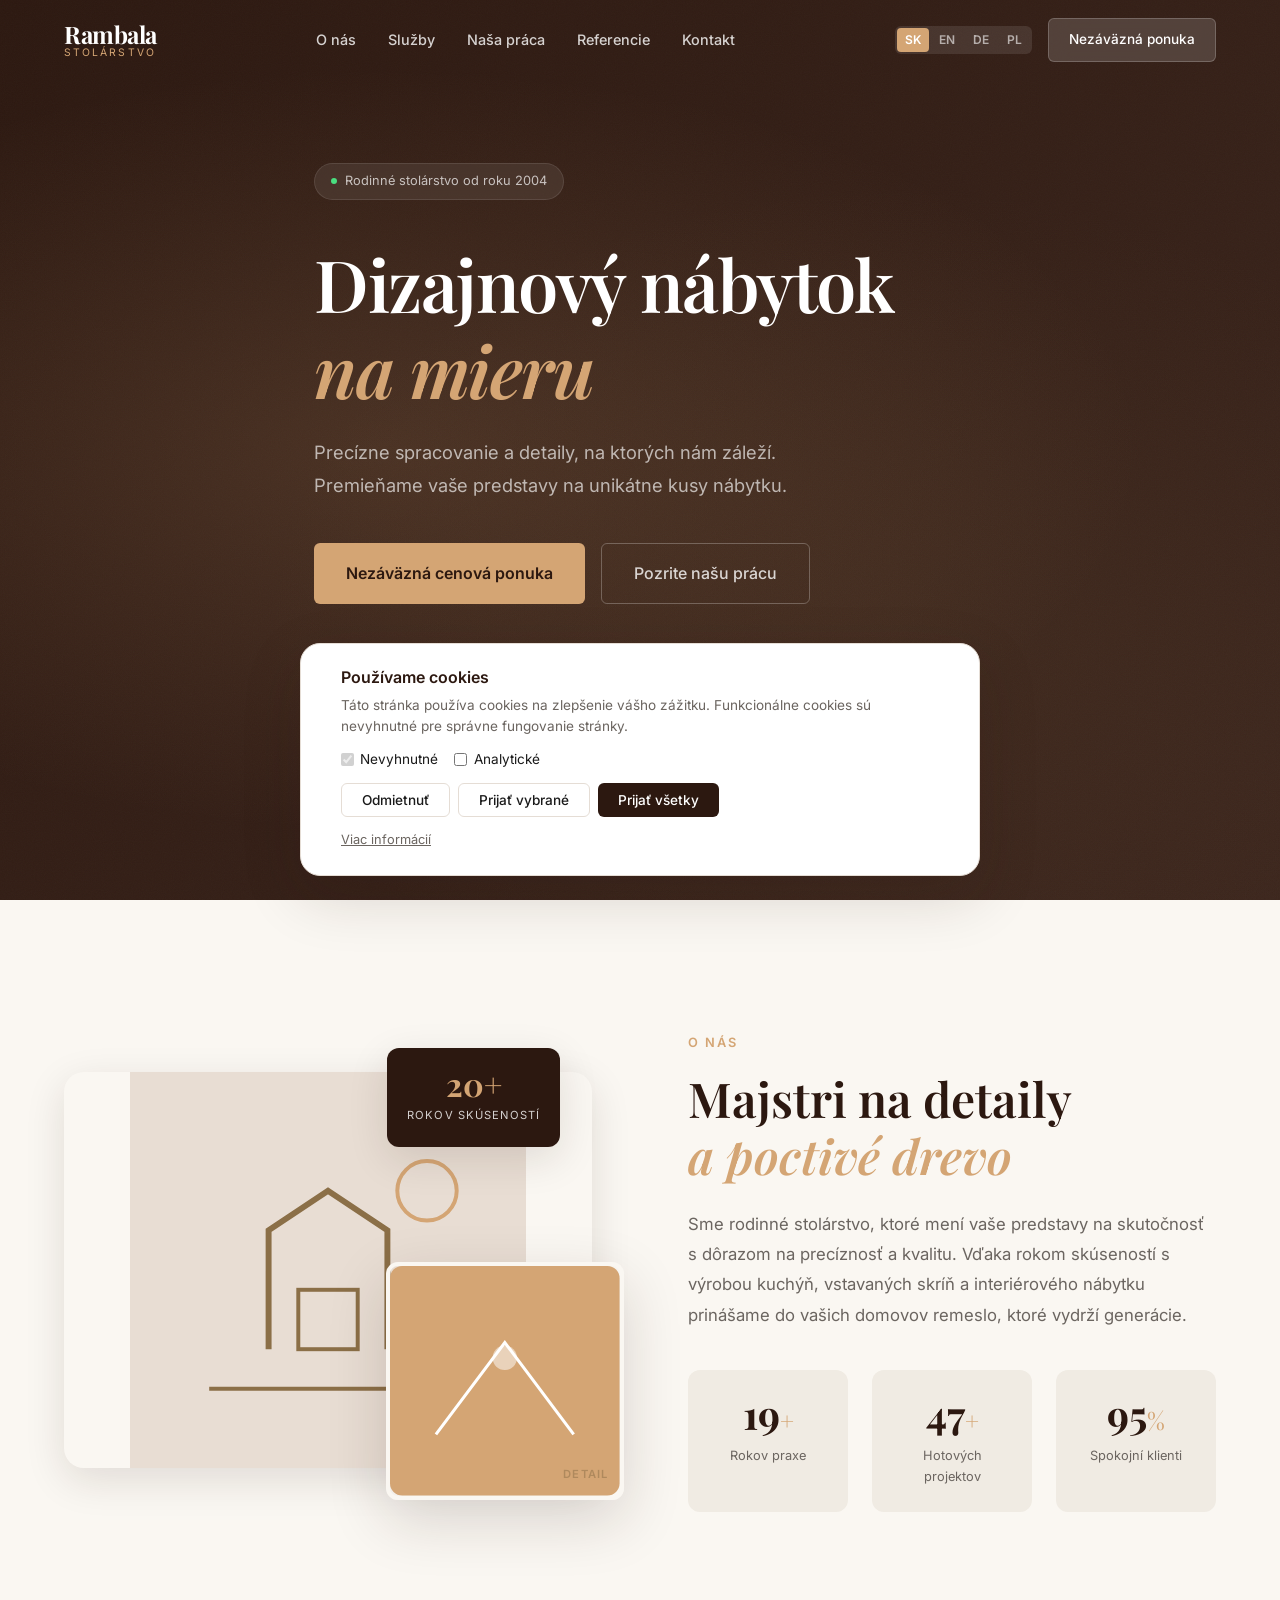
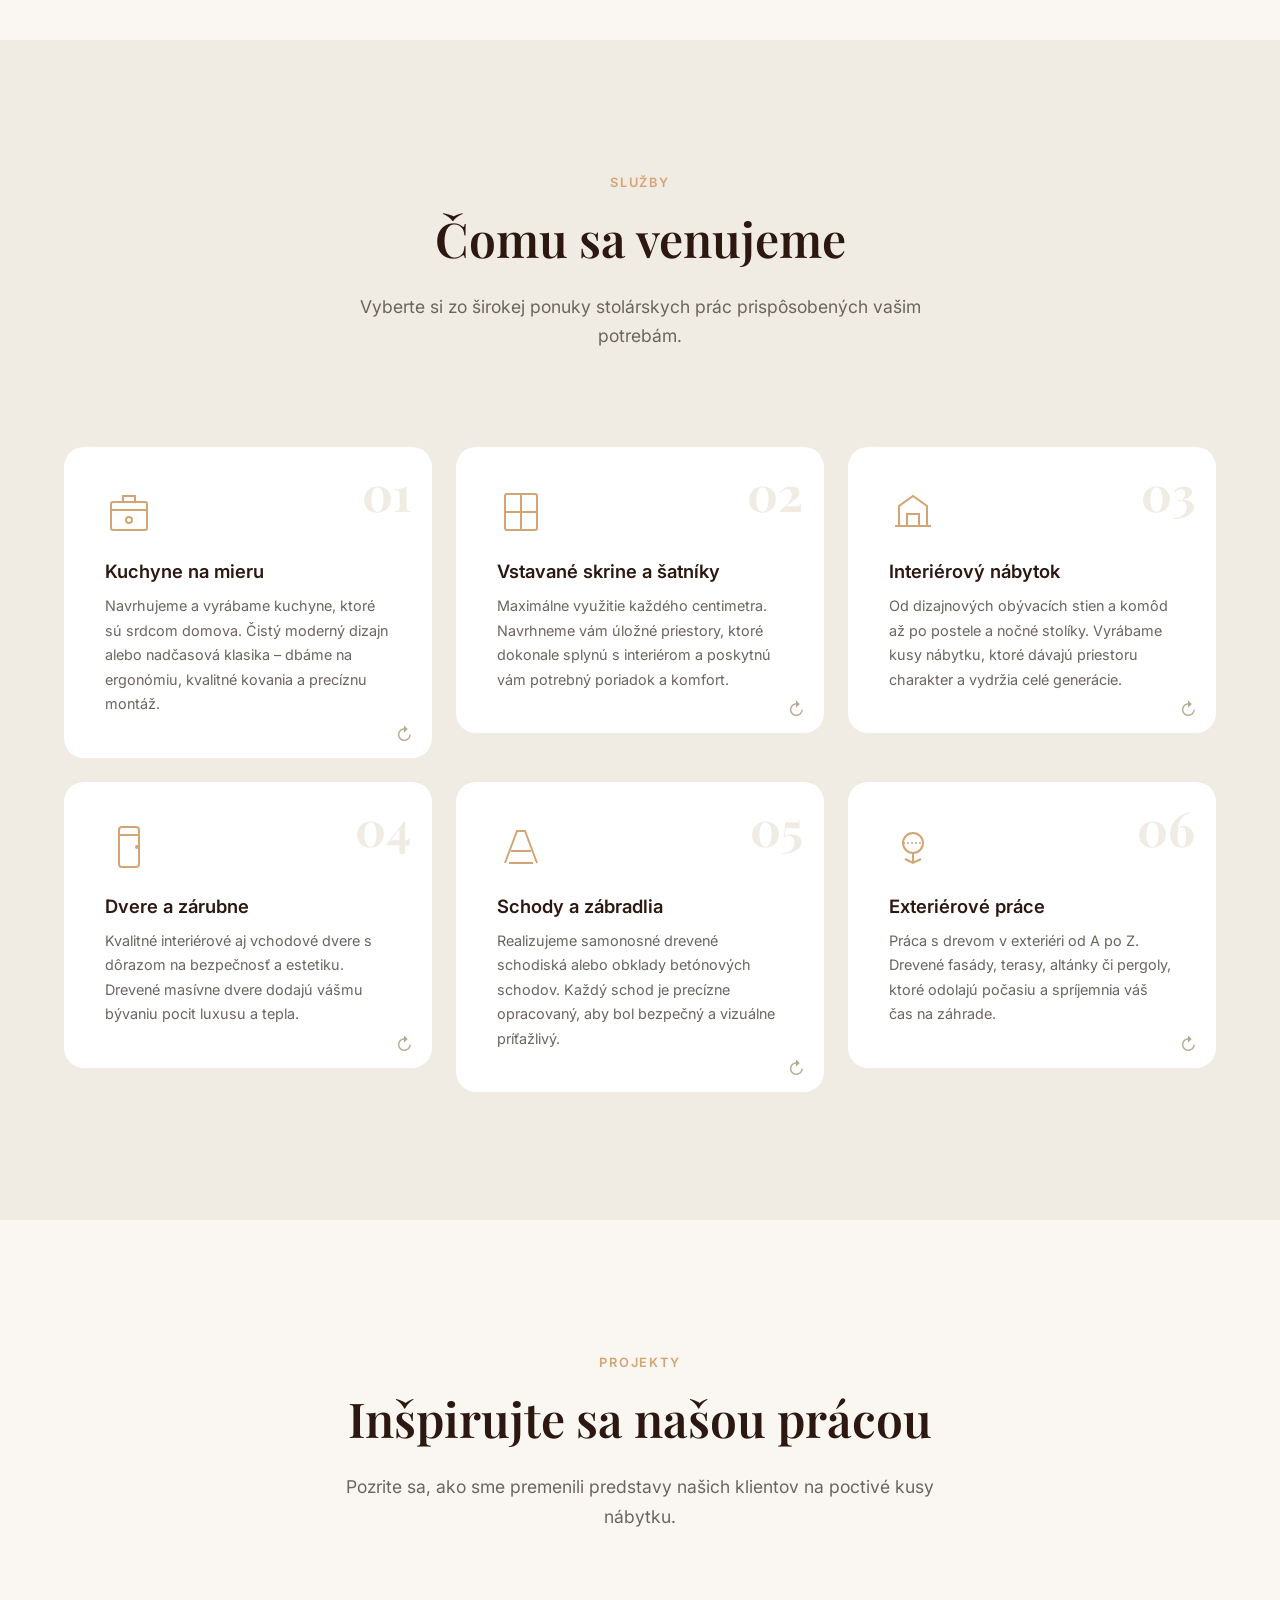
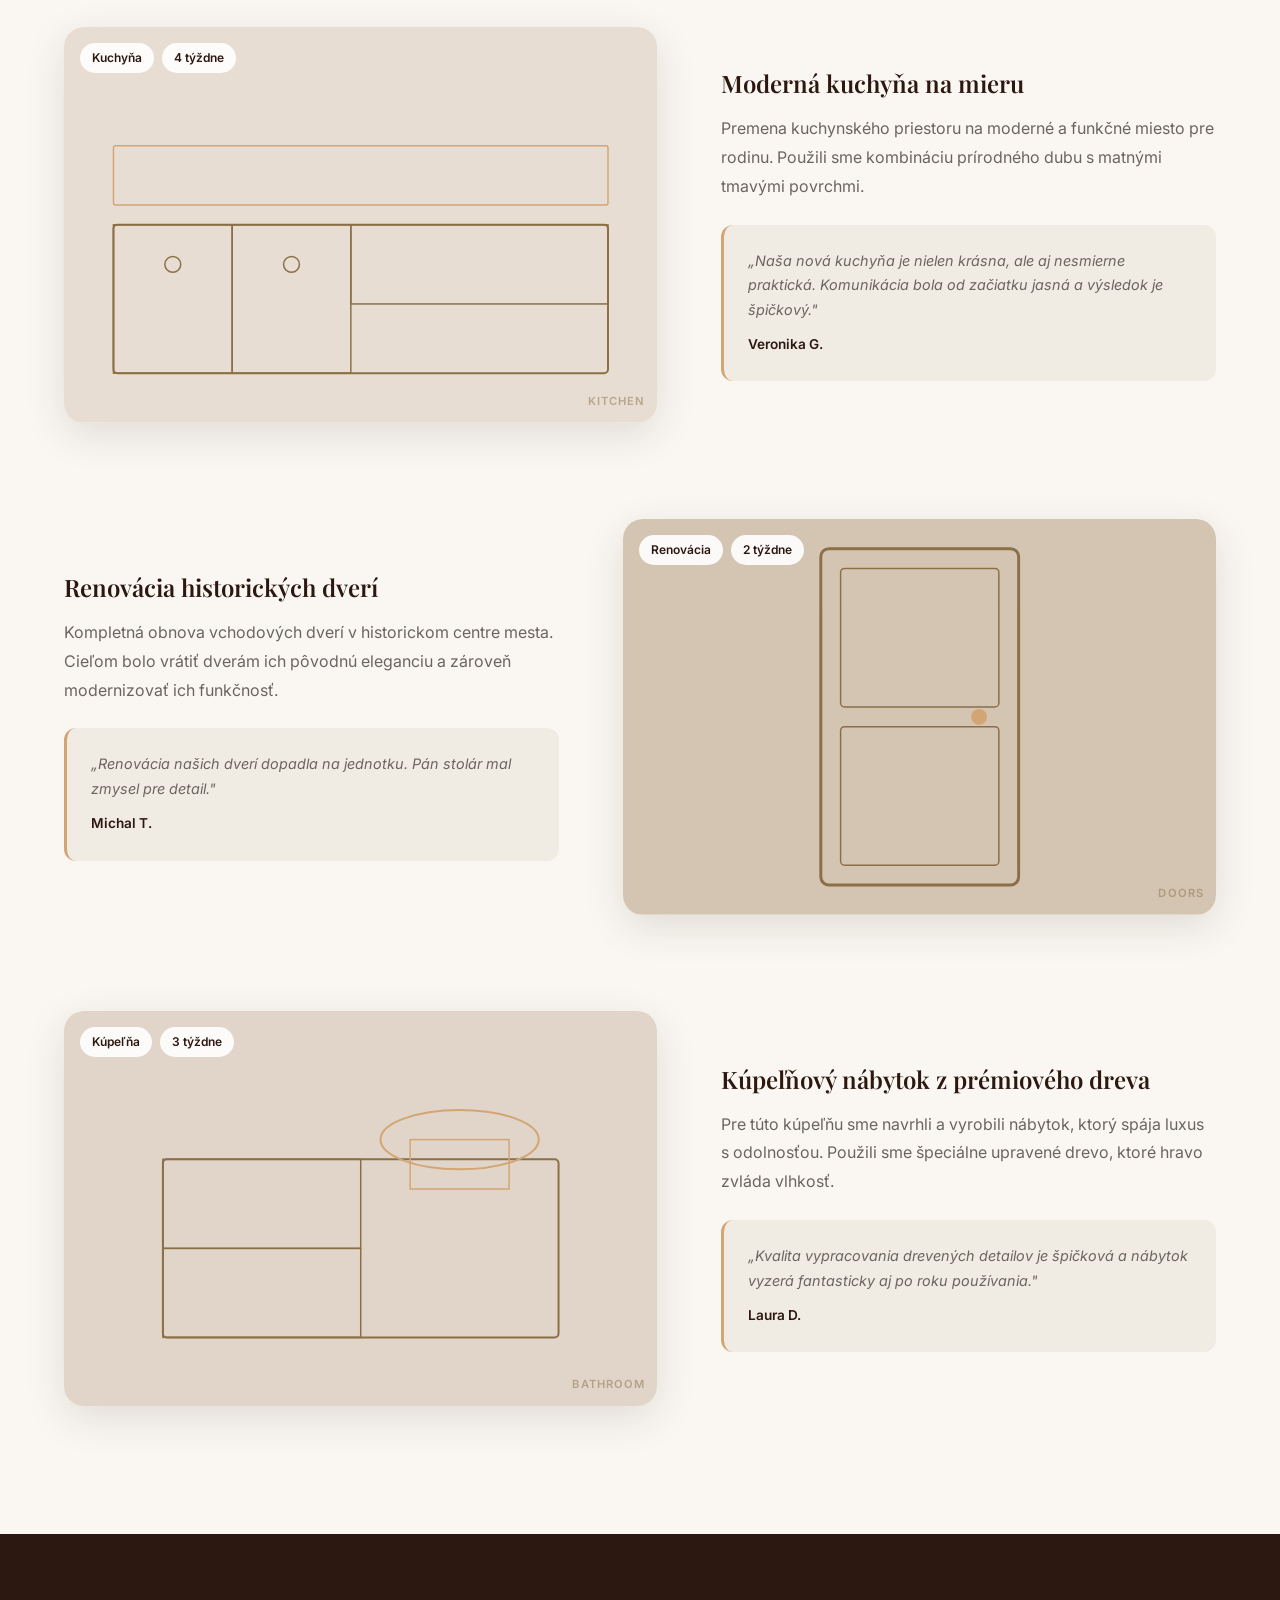
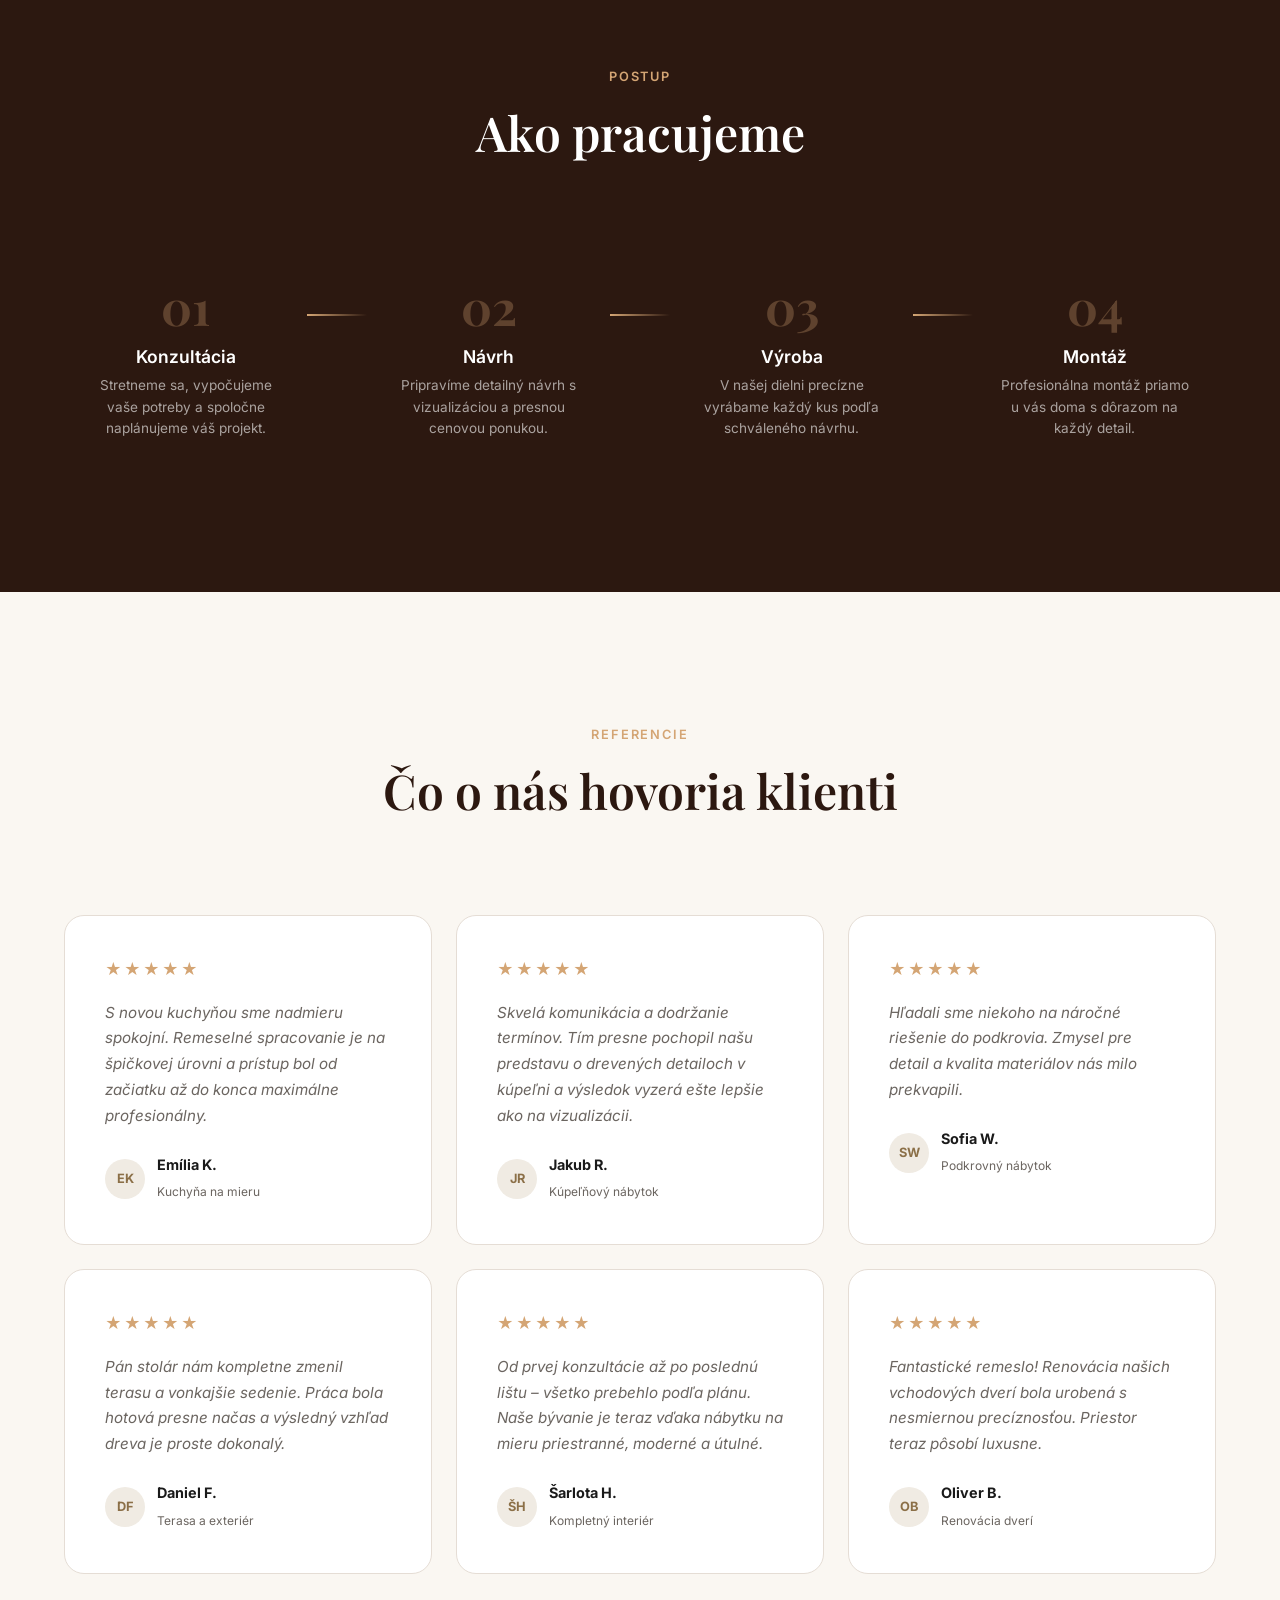
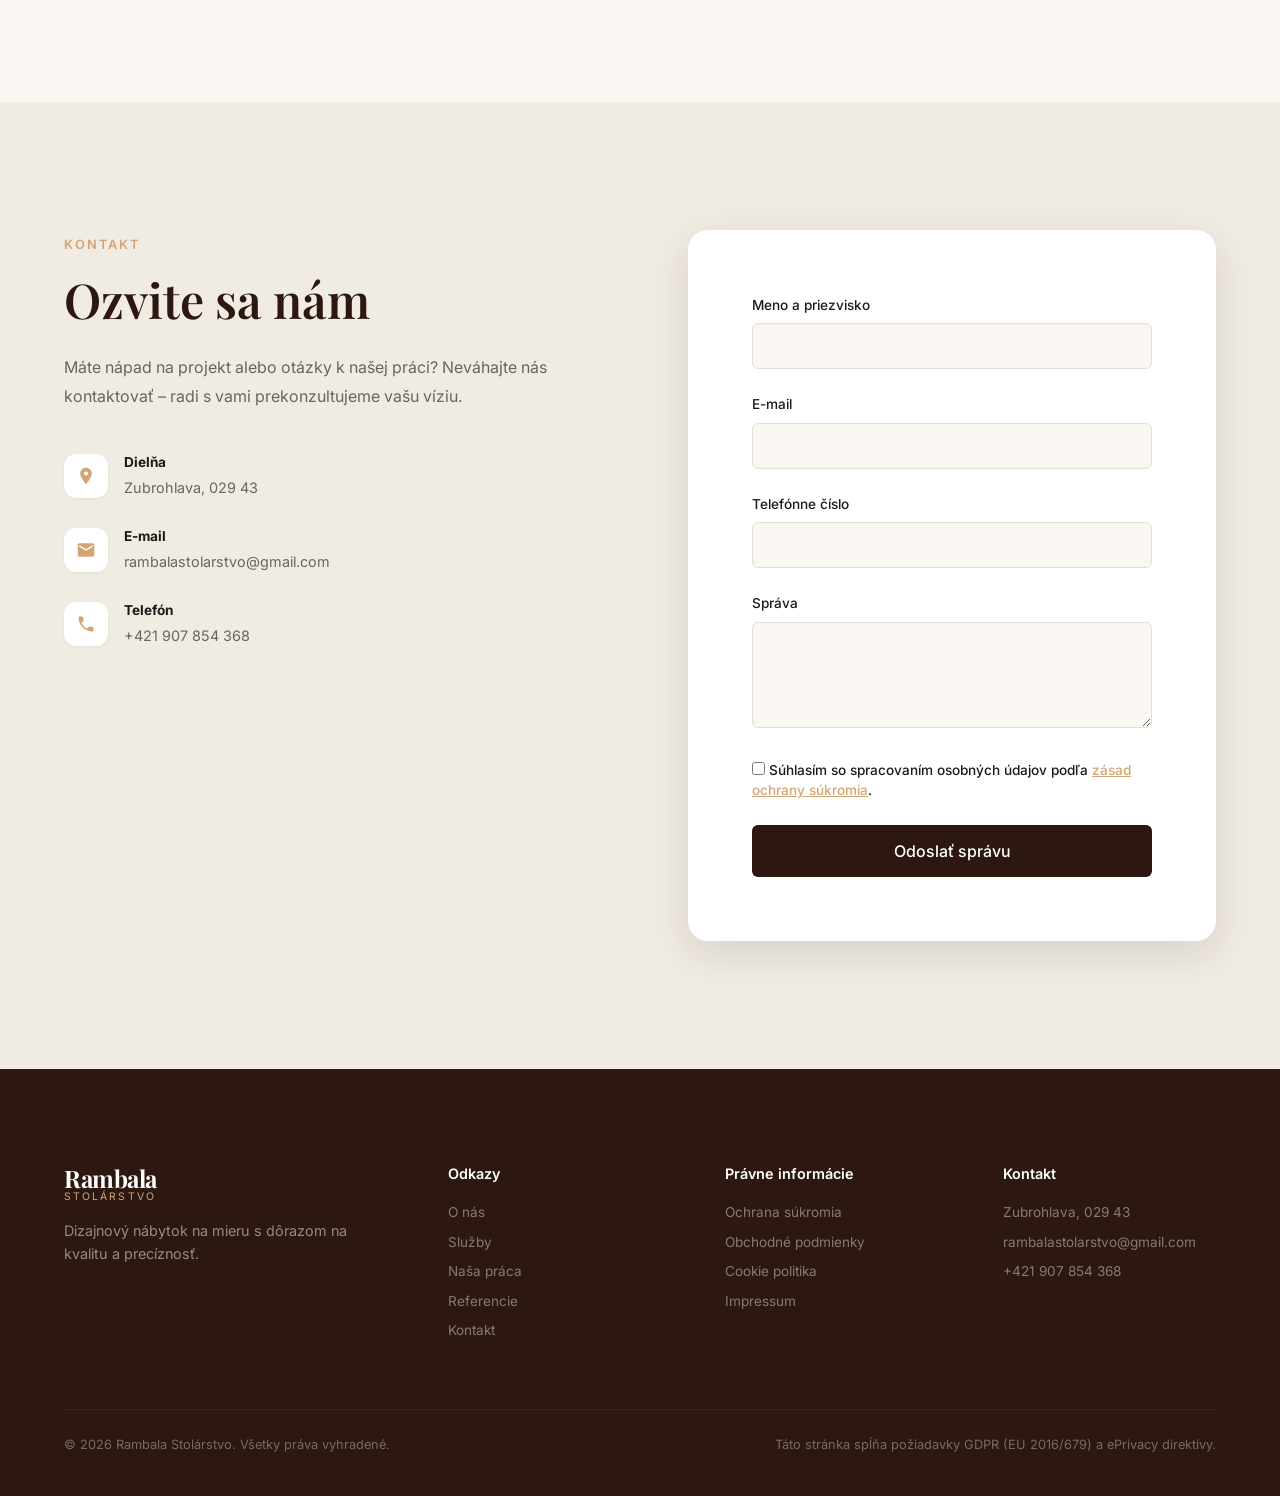
<file: index.html>
<!DOCTYPE html>
<html lang="sk">
<head>
    <meta charset="UTF-8">
    <meta name="viewport" content="width=device-width, initial-scale=1.0">
    <title>Rambala Stol&aacute;rstvo | Dizajnov&yacute; n&aacute;bytok na mieru</title>
    <meta name="description" content="Rambala Stol&aacute;rstvo sa &scaron;pecializuje na z&aacute;kazkov&uacute; v&yacute;robu n&aacute;bytku, kuch&yacute;&ncaron; na mieru, vstavan&yacute;ch skr&iacute;&ncaron; a interi&eacute;rov&yacute;ch doplnkov.">
    <meta name="keywords" content="stol&aacute;rstvo, n&aacute;bytok na mieru, kuchyne na mieru, vstavan&eacute; skrine, Zubrohlava">
    <meta name="author" content="Rambala Stol&aacute;rstvo">
    <meta name="robots" content="index, follow">

    <!-- Open Graph -->
    <meta property="og:title" content="Rambala Stol&aacute;rstvo">
    <meta property="og:description" content="Dizajnov&yacute; n&aacute;bytok na mieru, prec&iacute;zne spracovanie a detaily, na ktor&yacute;ch n&aacute;m z&aacute;le&zcaron;&iacute;.">
    <meta property="og:type" content="website">
    <meta property="og:locale" content="sk_SK">
    <meta property="og:locale:alternate" content="en_US">
    <meta property="og:locale:alternate" content="de_DE">
    <meta property="og:locale:alternate" content="pl_PL">

    <!-- Fonts -->
    <link rel="preconnect" href="https://fonts.googleapis.com">
    <link rel="preconnect" href="https://fonts.gstatic.com" crossorigin>
    <link href="https://fonts.googleapis.com/css2?family=Playfair+Display:ital,wght@0,400;0,600;0,700;1,400&family=Inter:wght@300;400;500;600;700&display=swap" rel="stylesheet">

    <!-- Stylesheet -->
    <link rel="stylesheet" href="css/style.css">

    <!-- Structured Data -->
    <script type="application/ld+json">
    {
        "@context": "https://schema.org",
        "@type": "LocalBusiness",
        "name": "Rambala Stol&aacute;rstvo",
        "description": "Z&aacute;kazkov&aacute; v&yacute;roba n&aacute;bytku, kuch&yacute;&ncaron; na mieru, vstavan&yacute;ch skr&iacute;&ncaron; a interi&eacute;rov&yacute;ch doplnkov",
        "address": {
            "@type": "PostalAddress",
            "addressLocality": "Zubrohlava",
            "postalCode": "029 43",
            "addressCountry": "SK"
        },
        "telephone": "+421907854368",
        "email": "rambalastolarstvo@gmail.com",
        "priceRange": "$$"
    }
    </script>
</head>
<body>

    <!-- Preloader -->
    <div id="preloader" class="preloader">
        <div class="preloader-inner">
            <div class="preloader-logo">R</div>
            <div class="preloader-bar"><div class="preloader-bar-fill"></div></div>
        </div>
    </div>

    <!-- Cookie Consent -->
    <div id="cookie-banner" class="cookie-banner" role="dialog" aria-label="Cookie consent" hidden>
        <div class="cookie-inner">
            <div class="cookie-text">
                <h3 data-i18n="cookie.title">Pou&zcaron;&iacute;vame cookies</h3>
                <p data-i18n="cookie.text">T&aacute;to str&aacute;nka pou&zcaron;&iacute;va cookies na zlep&scaron;enie v&aacute;&scaron;ho z&aacute;&zcaron;itku. Funkcion&aacute;lne cookies s&uacute; nevyhnutn&eacute; pre spr&aacute;vne fungovanie str&aacute;nky.</p>
            </div>
            <div class="cookie-options">
                <label class="cookie-option">
                    <input type="checkbox" checked disabled> <span data-i18n="cookie.necessary">Nevyhnutn&eacute;</span>
                </label>
                <label class="cookie-option">
                    <input type="checkbox" id="cookie-analytics"> <span data-i18n="cookie.analytics">Analytick&eacute;</span>
                </label>
            </div>
            <div class="cookie-actions">
                <button id="cookie-reject" class="btn btn-outline-sm" data-i18n="cookie.reject">Odmietnu&tcaron;</button>
                <button id="cookie-accept-selected" class="btn btn-outline-sm" data-i18n="cookie.acceptSelected">Prijat&iaacute; vybran&eacute;</button>
                <button id="cookie-accept-all" class="btn btn-primary-sm" data-i18n="cookie.acceptAll">Prijat&iaacute; v&scaron;etky</button>
            </div>
            <a href="legal/privacy.html" class="cookie-link" data-i18n="cookie.moreInfo">Viac inform&aacute;ci&iacute;</a>
        </div>
    </div>

    <!-- Navigation -->
    <header id="navbar" class="navbar">
        <div class="container navbar-inner">
            <a href="#hero" class="navbar-logo logo-anim" aria-label="Rambala - domov">
                <span class="logo-text">Rambala</span>
                <span class="logo-sub">stol&aacute;rstvo</span>
            </a>
            <nav class="navbar-nav" id="main-nav" aria-label="Hlavn&aacute; navig&aacute;cia">
                <a href="#about" class="nav-link" data-i18n="nav.about">O n&aacute;s</a>
                <a href="#services" class="nav-link" data-i18n="nav.services">Slu&zcaron;by</a>
                <a href="#projects" class="nav-link" data-i18n="nav.projects">Na&scaron;a pr&aacute;ca</a>
                <a href="#testimonials" class="nav-link" data-i18n="nav.testimonials">Referencie</a>
                <a href="#contact" class="nav-link" data-i18n="nav.contact">Kontakt</a>
            </nav>
            <div class="navbar-actions">
                <!-- Language Switcher -->
                <div class="lang-switcher" role="listbox" aria-label="Language">
                    <button class="lang-btn active" data-lang="sk" aria-label="Sloven&ccaron;ina">SK</button>
                    <button class="lang-btn" data-lang="en" aria-label="English">EN</button>
                    <button class="lang-btn" data-lang="de" aria-label="Deutsch">DE</button>
                    <button class="lang-btn" data-lang="pl" aria-label="Polski">PL</button>
                </div>
                <a href="#contact" class="btn btn-primary navbar-cta" data-i18n="nav.cta">Nez&aacute;v&auml;zn&aacute; ponuka</a>
                <!-- Mobile Menu Toggle -->
                <button class="menu-toggle" id="menu-toggle" aria-label="Otvori&tcaron; menu" aria-expanded="false">
                    <span></span><span></span><span></span>
                </button>
            </div>
        </div>
    </header>

    <!-- Mobile Nav Overlay -->
    <div class="mobile-nav-overlay" id="mobile-nav-overlay">
        <nav class="mobile-nav">
            <a href="#about" class="mobile-nav-link" data-i18n="nav.about">O n&aacute;s</a>
            <a href="#services" class="mobile-nav-link" data-i18n="nav.services">Slu&zcaron;by</a>
            <a href="#projects" class="mobile-nav-link" data-i18n="nav.projects">Na&scaron;a pr&aacute;ca</a>
            <a href="#testimonials" class="mobile-nav-link" data-i18n="nav.testimonials">Referencie</a>
            <a href="#contact" class="mobile-nav-link" data-i18n="nav.contact">Kontakt</a>
            <div class="mobile-lang-switcher">
                <button class="lang-btn active" data-lang="sk">SK</button>
                <button class="lang-btn" data-lang="en">EN</button>
                <button class="lang-btn" data-lang="de">DE</button>
                <button class="lang-btn" data-lang="pl">PL</button>
            </div>
        </nav>
    </div>

    <!-- Hero Section -->
    <section id="hero" class="hero">
        <div class="hero-bg">
            <div class="hero-overlay"></div>
            <div class="hero-grain"></div>
        </div>
        <div class="container hero-content">
            <div class="hero-badge anim-fade-up" data-delay="0">
                <span class="badge-dot"></span>
                <span data-i18n="hero.badge">Rodinn&eacute; stol&aacute;rstvo od roku 2004</span>
            </div>
            <h1 class="hero-title anim-fade-up" data-delay="100">
                <span data-i18n="hero.title1">Dizajnov&yacute; n&aacute;bytok</span><br>
                <span class="hero-title-accent" data-i18n="hero.title2">na mieru</span>
            </h1>
            <p class="hero-subtitle anim-fade-up" data-delay="200" data-i18n="hero.subtitle">Prec&iacute;zne spracovanie a detaily, na ktor&yacute;ch n&aacute;m z&aacute;le&zcaron;&iacute;. Premie&ncaron;ame va&scaron;e predstavy na unik&aacute;tne kusy n&aacute;bytku.</p>
            <div class="hero-actions anim-fade-up" data-delay="300">
                <a href="#contact" class="btn btn-primary btn-lg" data-i18n="hero.cta">Nez&aacute;v&auml;zn&aacute; cenov&aacute; ponuka</a>
                <a href="#projects" class="btn btn-ghost btn-lg" data-i18n="hero.cta2">Pozrite na&scaron;u pr&aacute;cu</a>
            </div>
            <div class="hero-quote anim-fade-up" data-delay="400">
                <svg width="24" height="24" viewBox="0 0 24 24" fill="none"><path d="M10 8H6C4.9 8 4 8.9 4 10v4c0 1.1.9 2 2 2h4v-2H6v-2h4V8zm10 0h-4c-1.1 0-2 .9-2 2v4c0 1.1.9 2 2 2h4v-2h-4v-2h4V8z" fill="currentColor" opacity="0.5"/></svg>
                <p data-i18n="hero.quote">H&lcaron;adali sme niekoho, kto si potrp&iacute; na detaily. Kvalita spracovania dreva a presnos&tcaron; mont&aacute;&zcaron;e s&uacute; na &scaron;pi&ccaron;kovej &uacute;rovni.</p>
            </div>
        </div>
        <div class="hero-scroll">
            <div class="scroll-indicator">
                <div class="scroll-dot"></div>
            </div>
        </div>
    </section>

    <!-- About Section -->
    <section id="about" class="section section-about">
        <div class="container">
            <div class="about-grid">
                <div class="about-images anim-fade-up">
                    <div class="about-img-main">
                        <div class="img-placeholder" data-label="Workshop">
                            <svg viewBox="0 0 200 200" fill="none" xmlns="http://www.w3.org/2000/svg">
                                <rect width="200" height="200" fill="#E8DDD3"/>
                                <path d="M70 140V80l30-20 30 20v60" stroke="#8B6F47" stroke-width="3" fill="none"/>
                                <rect x="85" y="110" width="30" height="30" stroke="#8B6F47" stroke-width="2" fill="none"/>
                                <path d="M40 160h120" stroke="#8B6F47" stroke-width="2"/>
                                <circle cx="150" cy="60" r="15" stroke="#D4A574" stroke-width="2" fill="none"/>
                            </svg>
                        </div>
                    </div>
                    <div class="about-img-accent">
                        <div class="img-placeholder small" data-label="Detail">
                            <svg viewBox="0 0 150 150" fill="none" xmlns="http://www.w3.org/2000/svg">
                                <rect width="150" height="150" fill="#D4A574" rx="8"/>
                                <path d="M30 110 L75 50 L120 110" stroke="#fff" stroke-width="2" fill="none"/>
                                <circle cx="75" cy="60" r="8" fill="#fff" opacity="0.5"/>
                            </svg>
                        </div>
                    </div>
                    <div class="about-experience-badge">
                        <span class="exp-number">20+</span>
                        <span class="exp-label" data-i18n="about.expLabel">rokov sk&uacute;senost&iacute;</span>
                    </div>
                </div>
                <div class="about-content">
                    <span class="section-label anim-fade-up" data-i18n="about.label">O n&aacute;s</span>
                    <h2 class="section-title anim-fade-up" data-delay="100">
                        <span data-i18n="about.title1">Majstri na detaily</span><br>
                        <span class="text-accent" data-i18n="about.title2">a poctiv&eacute; drevo</span>
                    </h2>
                    <p class="about-text anim-fade-up" data-delay="200" data-i18n="about.text">Sme rodinn&eacute; stol&aacute;rstvo, ktor&eacute; men&iacute; va&scaron;e predstavy na skuto&ccaron;nos&tcaron; s d&ocirc;razom na prec&iacute;znos&tcaron; a kvalitu. V&dstrok;aka rokom sk&uacute;senost&iacute; s v&yacute;robou kuch&yacute;&ncaron;, vstavan&yacute;ch skr&iacute;&ncaron; a interi&eacute;rov&eacute;ho n&aacute;bytku prin&aacute;&scaron;ame do va&scaron;ich domovov remeslo, ktor&eacute; vydr&zcaron;&iacute; gener&aacute;cie.</p>
                    <div class="stats-grid anim-fade-up" data-delay="300">
                        <div class="stat-item">
                            <span class="stat-number" data-count="20">0</span><span class="stat-plus">+</span>
                            <span class="stat-label" data-i18n="about.stat1">Rokov praxe</span>
                        </div>
                        <div class="stat-item">
                            <span class="stat-number" data-count="50">0</span><span class="stat-plus">+</span>
                            <span class="stat-label" data-i18n="about.stat2">Hotov&yacute;ch projektov</span>
                        </div>
                        <div class="stat-item">
                            <span class="stat-number" data-count="100">0</span><span class="stat-suffix">%</span>
                            <span class="stat-label" data-i18n="about.stat3">Spokojn&iacute; klienti</span>
                        </div>
                    </div>
                </div>
            </div>
        </div>
    </section>

    <!-- Services Section -->
    <section id="services" class="section section-services">
        <div class="container">
            <div class="section-header anim-fade-up">
                <span class="section-label" data-i18n="services.label">Slu&zcaron;by</span>
                <h2 class="section-title" data-i18n="services.title">&Ccaron;omu sa venujeme</h2>
                <p class="section-subtitle" data-i18n="services.subtitle">Vyberte si zo &scaron;irokej ponuky stol&aacute;rskych pr&aacute;c prisp&ocirc;soben&yacute;ch va&scaron;im potreb&aacute;m.</p>
            </div>
            <div class="services-grid">
                <!-- Card 1 -->
                <div class="service-flip anim-fade-up" data-delay="0">
                    <div class="service-flip-inner">
                        <div class="service-card service-front">
                            <div class="service-icon">
                                <svg viewBox="0 0 48 48" fill="none"><rect x="6" y="14" width="36" height="28" rx="2" stroke="currentColor" stroke-width="2"/><path d="M6 22h36M18 14V8h12v6" stroke="currentColor" stroke-width="2"/><circle cx="24" cy="32" r="3" stroke="currentColor" stroke-width="2"/></svg>
                            </div>
                            <h3 data-i18n="services.s1.title">Kuchyne na mieru</h3>
                            <p data-i18n="services.s1.text">Navrhujeme a vyr&aacute;bame kuchyne, ktor&eacute; s&uacute; srdcom domova. &Ccaron;ist&yacute; modern&yacute; dizajn alebo nad&ccaron;asov&aacute; klasika &ndash; db&aacute;me na ergon&oacute;miu, kvalitn&eacute; kovania a prec&iacute;znu mont&aacute;&zcaron;.</p>
                            <span class="service-number">01</span>
                            <span class="flip-hint">&#8635;</span>
                        </div>
                        <div class="service-card service-back">
                            <svg class="service-back-img" viewBox="0 0 400 300" fill="none"><rect width="400" height="300" fill="#E8DDD3"/><rect x="30" y="160" width="340" height="110" rx="3" fill="#D4A574" opacity=".3"/><rect x="30" y="160" width="90" height="110" fill="#C8956A" opacity=".25"/><rect x="130" y="160" width="90" height="110" fill="#C8956A" opacity=".25"/><rect x="230" y="160" width="140" height="60" fill="#C8956A" opacity=".25"/><rect x="30" y="100" width="340" height="45" rx="2" fill="#8B6F47" opacity=".2"/><rect x="30" y="95" width="340" height="8" rx="2" fill="#8B6F47" opacity=".35"/><circle cx="75" cy="195" r="6" fill="#8B6F47" opacity=".5"/><circle cx="175" cy="195" r="6" fill="#8B6F47" opacity=".5"/><rect x="260" y="195" width="80" height="3" rx="1" fill="#8B6F47" opacity=".3"/><rect x="260" y="205" width="60" height="3" rx="1" fill="#8B6F47" opacity=".3"/><rect x="150" y="30" width="100" height="55" rx="2" fill="#8B6F47" opacity=".15"/><path d="M160 55h80M160 65h60" stroke="#8B6F47" stroke-width="2" opacity=".4"/></svg>
                            <div class="service-back-label">
                                <span class="service-number" style="position:static;font-size:1rem;opacity:.5;">01</span>
                                <h3 data-i18n="services.s1.title">Kuchyne na mieru</h3>
                            </div>
                        </div>
                    </div>
                </div>
                <!-- Card 2 -->
                <div class="service-flip anim-fade-up" data-delay="100">
                    <div class="service-flip-inner">
                        <div class="service-card service-front">
                            <div class="service-icon">
                                <svg viewBox="0 0 48 48" fill="none"><rect x="8" y="6" width="32" height="36" rx="2" stroke="currentColor" stroke-width="2"/><path d="M8 24h32M24 6v36" stroke="currentColor" stroke-width="2"/></svg>
                            </div>
                            <h3 data-i18n="services.s2.title">Vstavan&eacute; skrine a &scaron;atn&iacute;ky</h3>
                            <p data-i18n="services.s2.text">Maxim&aacute;lne vyu&zcaron;itie ka&zcaron;d&eacute;ho centimetra. Navrhneme v&aacute;m &uacute;lo&zcaron;n&eacute; priestory, ktor&eacute; dokonale splyni&uacute; s interi&eacute;rom a poskytn&uacute; v&aacute;m potrebn&yacute; poriadok a komfort.</p>
                            <span class="service-number">02</span>
                            <span class="flip-hint">&#8635;</span>
                        </div>
                        <div class="service-card service-back">
                            <svg class="service-back-img" viewBox="0 0 400 300" fill="none"><rect width="400" height="300" fill="#EDE5DA"/><rect x="40" y="20" width="320" height="260" rx="4" fill="#D4A574" opacity=".2"/><rect x="40" y="20" width="155" height="260" fill="#C8956A" opacity=".15"/><rect x="205" y="20" width="155" height="260" fill="#C8956A" opacity=".1"/><line x1="200" y1="20" x2="200" y2="280" stroke="#8B6F47" stroke-width="2" opacity=".3"/><rect x="55" y="35" width="125" height="70" rx="2" fill="#8B6F47" opacity=".15"/><rect x="55" y="115" width="125" height="70" rx="2" fill="#8B6F47" opacity=".15"/><rect x="55" y="195" width="125" height="70" rx="2" fill="#8B6F47" opacity=".15"/><rect x="220" y="35" width="125" height="110" rx="2" fill="#8B6F47" opacity=".15"/><rect x="220" y="155" width="125" height="110" rx="2" fill="#8B6F47" opacity=".15"/><circle cx="170" cy="145" r="5" fill="#D4A574" opacity=".7"/><circle cx="225" cy="145" r="5" fill="#D4A574" opacity=".7"/></svg>
                            <div class="service-back-label">
                                <span class="service-number" style="position:static;font-size:1rem;opacity:.5;">02</span>
                                <h3 data-i18n="services.s2.title">Vstavan&eacute; skrine</h3>
                            </div>
                        </div>
                    </div>
                </div>
                <!-- Card 3 -->
                <div class="service-flip anim-fade-up" data-delay="200">
                    <div class="service-flip-inner">
                        <div class="service-card service-front">
                            <div class="service-icon">
                                <svg viewBox="0 0 48 48" fill="none"><path d="M6 38h36M10 38V18l14-10 14 10v20" stroke="currentColor" stroke-width="2" fill="none"/><rect x="18" y="26" width="12" height="12" stroke="currentColor" stroke-width="2"/></svg>
                            </div>
                            <h3 data-i18n="services.s3.title">Interi&eacute;rov&yacute; n&aacute;bytok</h3>
                            <p data-i18n="services.s3.text">Od dizajnov&yacute;ch ob&yacute;vac&iacute;ch stien a kom&ocirc;d a&zcaron; po postele a no&ccaron;n&eacute; stol&iacute;ky. Vyr&aacute;bame kusy n&aacute;bytku, ktor&eacute; d&aacute;vaj&uacute; priestoru charakter a vydr&zcaron;ia cel&eacute; gener&aacute;cie.</p>
                            <span class="service-number">03</span>
                            <span class="flip-hint">&#8635;</span>
                        </div>
                        <div class="service-card service-back">
                            <svg class="service-back-img" viewBox="0 0 400 300" fill="none"><rect width="400" height="300" fill="#E5DDD3"/><rect x="20" y="180" width="360" height="90" rx="3" fill="#8B6F47" opacity=".15"/><rect x="20" y="165" width="360" height="20" rx="2" fill="#8B6F47" opacity=".25"/><rect x="30" y="200" width="70" height="60" rx="2" fill="#D4A574" opacity=".4"/><rect x="110" y="200" width="70" height="60" rx="2" fill="#D4A574" opacity=".35"/><rect x="190" y="200" width="180" height="60" rx="2" fill="#D4A574" opacity=".3"/><rect x="50" y="60" width="300" height="90" rx="3" fill="#8B6F47" opacity=".12"/><rect x="60" y="75" width="80" height="60" rx="2" fill="#C8956A" opacity=".3"/><rect x="150" y="75" width="80" height="60" rx="2" fill="#C8956A" opacity=".25"/><rect x="240" y="75" width="100" height="60" rx="2" fill="#C8956A" opacity=".2"/><circle cx="200" cy="155" r="4" fill="#D4A574" opacity=".6"/></svg>
                            <div class="service-back-label">
                                <span class="service-number" style="position:static;font-size:1rem;opacity:.5;">03</span>
                                <h3 data-i18n="services.s3.title">Interi&eacute;rov&yacute; n&aacute;bytok</h3>
                            </div>
                        </div>
                    </div>
                </div>
                <!-- Card 4 -->
                <div class="service-flip anim-fade-up" data-delay="300">
                    <div class="service-flip-inner">
                        <div class="service-card service-front">
                            <div class="service-icon">
                                <svg viewBox="0 0 48 48" fill="none"><rect x="14" y="4" width="20" height="40" rx="3" stroke="currentColor" stroke-width="2"/><path d="M14 12h20" stroke="currentColor" stroke-width="2"/><circle cx="32" cy="24" r="2" fill="currentColor"/></svg>
                            </div>
                            <h3 data-i18n="services.s4.title">Dvere a z&aacute;rubne</h3>
                            <p data-i18n="services.s4.text">Kvalitn&eacute; interi&eacute;rov&eacute; aj vchodov&eacute; dvere s d&ocirc;razom na bezpe&ccaron;nos&tcaron; a estetiku. Dreven&eacute; mas&iacute;vne dvere dodaj&uacute; v&aacute;&scaron;mu b&yacute;vaniu pocit luxusu a tepla.</p>
                            <span class="service-number">04</span>
                            <span class="flip-hint">&#8635;</span>
                        </div>
                        <div class="service-card service-back">
                            <svg class="service-back-img" viewBox="0 0 400 300" fill="none"><rect width="400" height="300" fill="#DDD5CC"/><rect x="130" y="10" width="140" height="280" rx="6" fill="#C8956A" opacity=".25"/><rect x="140" y="20" width="120" height="260" rx="4" fill="#8B6F47" opacity=".12"/><rect x="148" y="35" width="100" height="100" rx="3" fill="#8B6F47" opacity=".15"/><rect x="148" y="145" width="100" height="120" rx="3" fill="#8B6F47" opacity=".15"/><circle cx="240" cy="155" r="7" fill="#D4A574" opacity=".8"/><rect x="130" y="10" width="5" height="280" rx="2" fill="#8B6F47" opacity=".3"/><rect x="265" y="10" width="5" height="280" rx="2" fill="#8B6F47" opacity=".3"/><rect x="60" y="80" width="60" height="140" rx="3" fill="#8B6F47" opacity=".08"/><rect x="280" y="80" width="60" height="140" rx="3" fill="#8B6F47" opacity=".08"/></svg>
                            <div class="service-back-label">
                                <span class="service-number" style="position:static;font-size:1rem;opacity:.5;">04</span>
                                <h3 data-i18n="services.s4.title">Dvere a z&aacute;rubne</h3>
                            </div>
                        </div>
                    </div>
                </div>
                <!-- Card 5 -->
                <div class="service-flip anim-fade-up" data-delay="400">
                    <div class="service-flip-inner">
                        <div class="service-card service-front">
                            <div class="service-icon">
                                <svg viewBox="0 0 48 48" fill="none"><path d="M8 40L20 8h8l12 32" stroke="currentColor" stroke-width="2" fill="none"/><path d="M14 28h20" stroke="currentColor" stroke-width="2"/><path d="M12 40h24" stroke="currentColor" stroke-width="2"/></svg>
                            </div>
                            <h3 data-i18n="services.s5.title">Schody a z&aacute;bradlia</h3>
                            <p data-i18n="services.s5.text">Realizujeme samonosn&eacute; dreven&eacute; schodisk&aacute; alebo obklady bet&oacute;nov&yacute;ch schodov. Ka&zcaron;d&yacute; schod je prec&iacute;zne opracovan&yacute;, aby bol bezpe&ccaron;n&yacute; a vizu&aacute;lne pr&iacute;&tcaron;a&zcaron;liv&yacute;.</p>
                            <span class="service-number">05</span>
                            <span class="flip-hint">&#8635;</span>
                        </div>
                        <div class="service-card service-back">
                            <svg class="service-back-img" viewBox="0 0 400 300" fill="none"><rect width="400" height="300" fill="#E0D8D0"/><path d="M80 270 L80 230 L140 230 L140 190 L200 190 L200 150 L260 150 L260 110 L320 110 L320 70" stroke="#8B6F47" stroke-width="3" fill="none" opacity=".4"/><rect x="80" y="255" width="60" height="15" rx="2" fill="#C8956A" opacity=".4"/><rect x="140" y="215" width="60" height="15" rx="2" fill="#C8956A" opacity=".4"/><rect x="200" y="175" width="60" height="15" rx="2" fill="#C8956A" opacity=".4"/><rect x="260" y="135" width="60" height="15" rx="2" fill="#C8956A" opacity=".4"/><rect x="320" y="95" width="60" height="15" rx="2" fill="#C8956A" opacity=".4"/><line x1="75" y1="270" x2="75" y2="80" stroke="#D4A574" stroke-width="3" opacity=".5"/><circle cx="75" cy="150" r="4" fill="#D4A574" opacity=".6"/><circle cx="75" cy="200" r="4" fill="#D4A574" opacity=".6"/></svg>
                            <div class="service-back-label">
                                <span class="service-number" style="position:static;font-size:1rem;opacity:.5;">05</span>
                                <h3 data-i18n="services.s5.title">Schody a z&aacute;bradlia</h3>
                            </div>
                        </div>
                    </div>
                </div>
                <!-- Card 6 -->
                <div class="service-flip anim-fade-up" data-delay="500">
                    <div class="service-flip-inner">
                        <div class="service-card service-front">
                            <div class="service-icon">
                                <svg viewBox="0 0 48 48" fill="none"><circle cx="24" cy="20" r="10" stroke="currentColor" stroke-width="2"/><path d="M24 30v10M16 36l8 4 8-4" stroke="currentColor" stroke-width="2"/><path d="M14 20h20" stroke="currentColor" stroke-width="1.5" stroke-dasharray="2 2"/></svg>
                            </div>
                            <h3 data-i18n="services.s6.title">Exteri&eacute;rov&eacute; pr&aacute;ce</h3>
                            <p data-i18n="services.s6.text">Pr&aacute;ca s drevom v exteri&eacute;ri od A po Z. Dreven&eacute; fas&aacute;dy, terasy, alt&aacute;nky &ccaron;i pergoly, ktor&eacute; odolaj&uacute; po&ccaron;asiu a spr&iacute;jemnia v&aacute;&scaron; &ccaron;as na z&aacute;hrade.</p>
                            <span class="service-number">06</span>
                            <span class="flip-hint">&#8635;</span>
                        </div>
                        <div class="service-card service-back">
                            <svg class="service-back-img" viewBox="0 0 400 300" fill="none"><rect width="400" height="300" fill="#D8E8D0"/><rect x="20" y="200" width="360" height="80" rx="2" fill="#8B7355" opacity=".2"/><rect x="20" y="195" width="360" height="10" rx="2" fill="#8B7355" opacity=".3"/><rect x="100" y="80" width="200" height="120" rx="4" fill="#8B7355" opacity=".12"/><path d="M80 80 L200 20 L320 80" fill="#8B7355" stroke="#8B7355" stroke-width="2" opacity=".25"/><rect x="120" y="100" width="55" height="80" rx="2" fill="#8B7355" opacity=".15"/><rect x="225" y="100" width="55" height="80" rx="2" fill="#8B7355" opacity=".15"/><circle cx="90" cy="180" r="20" fill="#5A8A3A" opacity=".3"/><circle cx="310" cy="170" r="25" fill="#5A8A3A" opacity=".3"/><circle cx="50" cy="200" r="15" fill="#5A8A3A" opacity=".25"/><rect x="180" y="140" width="40" height="60" rx="2" fill="#8B7355" opacity=".2"/></svg>
                            <div class="service-back-label">
                                <span class="service-number" style="position:static;font-size:1rem;opacity:.5;">06</span>
                                <h3 data-i18n="services.s6.title">Exteri&eacute;rov&eacute; pr&aacute;ce</h3>
                            </div>
                        </div>
                    </div>
                </div>
                </div>
            </div>
        </div>
    </section>

    <!-- Projects Section -->
    <section id="projects" class="section section-projects">
        <div class="container">
            <div class="section-header anim-fade-up">
                <span class="section-label" data-i18n="projects.label">Projekty</span>
                <h2 class="section-title" data-i18n="projects.title">In&scaron;pirujte sa na&scaron;ou pr&aacute;cou</h2>
                <p class="section-subtitle" data-i18n="projects.subtitle">Pozrite sa, ako sme premenili predstavy na&scaron;ich klientov na poctiv&eacute; kusy n&aacute;bytku.</p>
            </div>
            <div class="projects-list">
                <!-- Project 1 -->
                <div class="project-card anim-fade-up">
                    <div class="project-image">
                        <div class="img-placeholder project" data-label="Kitchen">
                            <svg viewBox="0 0 600 400" fill="none"><rect width="600" height="400" fill="#E8DDD3"/><rect x="50" y="200" width="500" height="150" rx="4" stroke="#8B6F47" stroke-width="2" fill="none"/><rect x="50" y="200" width="120" height="150" stroke="#8B6F47" stroke-width="1.5" fill="none"/><rect x="170" y="200" width="120" height="150" stroke="#8B6F47" stroke-width="1.5" fill="none"/><rect x="290" y="200" width="260" height="80" stroke="#8B6F47" stroke-width="1.5" fill="none"/><rect x="50" y="120" width="500" height="60" rx="2" stroke="#D4A574" stroke-width="1.5" fill="none"/><circle cx="110" cy="240" r="8" stroke="#8B6F47" stroke-width="1.5"/><circle cx="230" cy="240" r="8" stroke="#8B6F47" stroke-width="1.5"/></svg>
                        </div>
                        <div class="project-tags">
                            <span class="tag" data-i18n="projects.p1.tag">Kuchy&ncaron;a</span>
                            <span class="tag" data-i18n="projects.p1.time">4 t&yacute;&zcaron;dne</span>
                        </div>
                    </div>
                    <div class="project-info">
                        <h3 data-i18n="projects.p1.title">Modern&aacute; kuchy&ncaron;a na mieru</h3>
                        <p data-i18n="projects.p1.text">Premena kuchynsk&eacute;ho priestoru na modern&eacute; a funk&ccaron;n&eacute; miesto pre rodinu. Pou&zcaron;ili sme kombin&aacute;ciu pr&iacute;rodn&eacute;ho dubu s matn&yacute;mi tmav&yacute;mi povrchmi.</p>
                        <div class="project-testimonial">
                            <p data-i18n="projects.p1.quote">&bdquo;Na&scaron;a nov&aacute; kuchy&ncaron;a je nielen kr&aacute;sna, ale aj nesmierne praktick&aacute;. Komunik&aacute;cia bola od za&ccaron;iatku jasn&aacute; a v&yacute;sledok je &scaron;pi&ccaron;kov&yacute;.&ldquo;</p>
                            <span class="testimonial-author">Veronika G.</span>
                        </div>
                    </div>
                </div>
                <!-- Project 2 -->
                <div class="project-card reverse anim-fade-up">
                    <div class="project-image">
                        <div class="img-placeholder project" data-label="Doors">
                            <svg viewBox="0 0 600 400" fill="none"><rect width="600" height="400" fill="#D4C5B3"/><rect x="200" y="30" width="200" height="340" rx="8" stroke="#8B6F47" stroke-width="3" fill="none"/><rect x="220" y="50" width="160" height="140" rx="4" stroke="#8B6F47" stroke-width="1.5" fill="none"/><rect x="220" y="210" width="160" height="140" rx="4" stroke="#8B6F47" stroke-width="1.5" fill="none"/><circle cx="360" cy="200" r="8" fill="#D4A574"/></svg>
                        </div>
                        <div class="project-tags">
                            <span class="tag" data-i18n="projects.p2.tag">Renov&aacute;cia</span>
                            <span class="tag" data-i18n="projects.p2.time">2 t&yacute;&zcaron;dne</span>
                        </div>
                    </div>
                    <div class="project-info">
                        <h3 data-i18n="projects.p2.title">Renov&aacute;cia historick&yacute;ch dver&iacute;</h3>
                        <p data-i18n="projects.p2.text">Kompletn&aacute; obnova vchodov&yacute;ch dver&iacute; v historickom centre mesta. Cie&lcaron;om bolo vr&aacute;ti&tcaron; dver&aacute;m ich p&ocirc;vodn&uacute; eleganciu a z&aacute;rove&ncaron; modernizova&tcaron; ich funk&ccaron;nos&tcaron;.</p>
                        <div class="project-testimonial">
                            <p data-i18n="projects.p2.quote">&bdquo;Renov&aacute;cia na&scaron;ich dver&iacute; dopadla na jednotku. P&aacute;n stol&aacute;r mal zmysel pre detail.&ldquo;</p>
                            <span class="testimonial-author">Michal T.</span>
                        </div>
                    </div>
                </div>
                <!-- Project 3 -->
                <div class="project-card anim-fade-up">
                    <div class="project-image">
                        <div class="img-placeholder project" data-label="Bathroom">
                            <svg viewBox="0 0 600 400" fill="none"><rect width="600" height="400" fill="#E0D5C8"/><rect x="100" y="150" width="400" height="180" rx="4" stroke="#8B6F47" stroke-width="2" fill="none"/><rect x="100" y="150" width="200" height="90" stroke="#8B6F47" stroke-width="1.5" fill="none"/><rect x="100" y="240" width="200" height="90" stroke="#8B6F47" stroke-width="1.5" fill="none"/><ellipse cx="400" cy="130" rx="80" ry="30" stroke="#D4A574" stroke-width="2" fill="none"/><rect x="350" y="130" width="100" height="50" stroke="#D4A574" stroke-width="1.5" fill="none"/></svg>
                        </div>
                        <div class="project-tags">
                            <span class="tag" data-i18n="projects.p3.tag">K&uacute;pe&lcaron;&ncaron;a</span>
                            <span class="tag" data-i18n="projects.p3.time">3 t&yacute;&zcaron;dne</span>
                        </div>
                    </div>
                    <div class="project-info">
                        <h3 data-i18n="projects.p3.title">K&uacute;pe&lcaron;&ncaron;ov&yacute; n&aacute;bytok z pr&eacute;miov&eacute;ho dreva</h3>
                        <p data-i18n="projects.p3.text">Pre t&uacute;to k&uacute;pe&lcaron;&ncaron;u sme navrhli a vyrobili n&aacute;bytok, ktor&yacute; sp&aacute;ja luxus s odolnos&tcaron;ou. Pou&zcaron;ili sme &scaron;peci&aacute;lne upraven&eacute; drevo, ktor&eacute; hravo zvl&aacute;da vlhkos&tcaron;.</p>
                        <div class="project-testimonial">
                            <p data-i18n="projects.p3.quote">&bdquo;Kvalita vypracovania dreven&yacute;ch detailov je &scaron;pi&ccaron;kov&aacute; a n&aacute;bytok vyzer&aacute; fantasticky aj po roku pou&zcaron;&iacute;vania.&ldquo;</p>
                            <span class="testimonial-author">Laura D.</span>
                        </div>
                    </div>
                </div>
            </div>
        </div>
    </section>

    <!-- Process Section -->
    <section class="section section-process">
        <div class="container">
            <div class="section-header anim-fade-up">
                <span class="section-label" data-i18n="process.label">Postup</span>
                <h2 class="section-title" data-i18n="process.title">Ako pracujeme</h2>
            </div>
            <div class="process-steps">
                <div class="process-step anim-fade-up" data-delay="0">
                    <div class="step-number">01</div>
                    <h3 data-i18n="process.step1.title">Konzult&aacute;cia</h3>
                    <p data-i18n="process.step1.text">Stre&tcaron;neme sa, vypo&ccaron;ujeme va&scaron;e potreby a spolo&ccaron;ne naplánujeme v&aacute;&scaron; projekt.</p>
                </div>
                <div class="process-connector anim-fade-up" data-delay="100"></div>
                <div class="process-step anim-fade-up" data-delay="200">
                    <div class="step-number">02</div>
                    <h3 data-i18n="process.step2.title">N&aacute;vrh</h3>
                    <p data-i18n="process.step2.text">Priprav&iacute;me detailn&yacute; n&aacute;vrh s vizualiz&aacute;ciou a presnou cenovou ponukou.</p>
                </div>
                <div class="process-connector anim-fade-up" data-delay="300"></div>
                <div class="process-step anim-fade-up" data-delay="400">
                    <div class="step-number">03</div>
                    <h3 data-i18n="process.step3.title">V&yacute;roba</h3>
                    <p data-i18n="process.step3.text">V na&scaron;ej dielni prec&iacute;zne vyr&aacute;bame ka&zcaron;d&yacute; kus pod&lcaron;a schv&aacute;len&eacute;ho n&aacute;vrhu.</p>
                </div>
                <div class="process-connector anim-fade-up" data-delay="500"></div>
                <div class="process-step anim-fade-up" data-delay="600">
                    <div class="step-number">04</div>
                    <h3 data-i18n="process.step4.title">Mont&aacute;&zcaron;</h3>
                    <p data-i18n="process.step4.text">Profesion&aacute;lna mont&aacute;&zcaron; priamo u v&aacute;s doma s d&ocirc;razom na ka&zcaron;d&yacute; detail.</p>
                </div>
            </div>
        </div>
    </section>

    <!-- Testimonials Section -->
    <section id="testimonials" class="section section-testimonials">
        <div class="container">
            <div class="section-header anim-fade-up">
                <span class="section-label" data-i18n="testimonials.label">Referencie</span>
                <h2 class="section-title" data-i18n="testimonials.title">&Ccaron;o o n&aacute;s hovoria klienti</h2>
            </div>
            <div class="testimonials-carousel" id="testimonials-carousel">
                <div class="testimonial-card anim-fade-up" data-delay="0">
                    <div class="testimonial-stars">&#9733;&#9733;&#9733;&#9733;&#9733;</div>
                    <p data-i18n="testimonials.t1.text">S novou kuchy&ncaron;ou sme nadmieru spokojn&iacute;. Remeseln&eacute; spracovanie je na &scaron;pi&ccaron;kovej &uacute;rovni a pr&iacute;stup bol od za&ccaron;iatku a&zcaron; do konca maxim&aacute;lne profesion&aacute;lny.</p>
                    <div class="testimonial-footer">
                        <div class="testimonial-avatar">EK</div>
                        <div>
                            <strong>Emília K.</strong>
                            <span data-i18n="testimonials.t1.project">Kuchy&ncaron;a na mieru</span>
                        </div>
                    </div>
                </div>
                <div class="testimonial-card anim-fade-up" data-delay="100">
                    <div class="testimonial-stars">&#9733;&#9733;&#9733;&#9733;&#9733;</div>
                    <p data-i18n="testimonials.t2.text">Skvel&aacute; komunik&aacute;cia a dodr&zcaron;anie term&iacute;nov. T&iacute;m presne pochopil na&scaron;u predstavu o dreven&yacute;ch detailoch v k&uacute;pe&lcaron;ni a v&yacute;sledok vyzer&aacute; e&scaron;te lep&scaron;ie ako na vizualiz&aacute;cii.</p>
                    <div class="testimonial-footer">
                        <div class="testimonial-avatar">JR</div>
                        <div>
                            <strong>Jakub R.</strong>
                            <span data-i18n="testimonials.t2.project">K&uacute;pe&lcaron;&ncaron;ov&yacute; n&aacute;bytok</span>
                        </div>
                    </div>
                </div>
                <div class="testimonial-card anim-fade-up" data-delay="200">
                    <div class="testimonial-stars">&#9733;&#9733;&#9733;&#9733;&#9733;</div>
                    <p data-i18n="testimonials.t3.text">H&lcaron;adali sme niekoho na n&aacute;ro&ccaron;n&eacute; rie&scaron;enie do podkrovia. Zmysel pre detail a kvalita materi&aacute;lov n&aacute;s milo prekvapili.</p>
                    <div class="testimonial-footer">
                        <div class="testimonial-avatar">SW</div>
                        <div>
                            <strong>Sofia W.</strong>
                            <span data-i18n="testimonials.t3.project">Podkrovn&yacute; n&aacute;bytok</span>
                        </div>
                    </div>
                </div>
                <div class="testimonial-card anim-fade-up" data-delay="300">
                    <div class="testimonial-stars">&#9733;&#9733;&#9733;&#9733;&#9733;</div>
                    <p data-i18n="testimonials.t4.text">P&aacute;n stol&aacute;r n&aacute;m kompletne zmenil terasu a vonkaj&scaron;ie sedenie. Pr&aacute;ca bola hotov&aacute; presne na&ccaron;as a v&yacute;sledn&yacute; vzh&lcaron;ad dreva je proste dokonal&yacute;.</p>
                    <div class="testimonial-footer">
                        <div class="testimonial-avatar">DF</div>
                        <div>
                            <strong>Daniel F.</strong>
                            <span data-i18n="testimonials.t4.project">Terasa a exteri&eacute;r</span>
                        </div>
                    </div>
                </div>
                <div class="testimonial-card anim-fade-up" data-delay="400">
                    <div class="testimonial-stars">&#9733;&#9733;&#9733;&#9733;&#9733;</div>
                    <p data-i18n="testimonials.t5.text">Od prvej konzult&aacute;cie a&zcaron; po posledn&uacute; li&scaron;tu &ndash; v&scaron;etko prebehlo pod&lcaron;a pl&aacute;nu. Na&scaron;e b&yacute;vanie je teraz vdaka n&aacute;bytku na mieru priestrann&eacute;, modern&eacute; a &uacute;tuln&eacute;.</p>
                    <div class="testimonial-footer">
                        <div class="testimonial-avatar">&Scaron;H</div>
                        <div>
                            <strong>&Scaron;arlota H.</strong>
                            <span data-i18n="testimonials.t5.project">Kompletn&yacute; interi&eacute;r</span>
                        </div>
                    </div>
                </div>
                <div class="testimonial-card anim-fade-up" data-delay="500">
                    <div class="testimonial-stars">&#9733;&#9733;&#9733;&#9733;&#9733;</div>
                    <p data-i18n="testimonials.t6.text">Fantastick&eacute; remeslo! Renov&aacute;cia na&scaron;ich vchodov&yacute;ch dver&iacute; bola uroben&aacute; s nesmiernou prec&iacute;znos&tcaron;ou. Priestor teraz p&ocirc;sob&iacute; luxusne.</p>
                    <div class="testimonial-footer">
                        <div class="testimonial-avatar">OB</div>
                        <div>
                            <strong>Oliver B.</strong>
                            <span data-i18n="testimonials.t6.project">Renov&aacute;cia dver&iacute;</span>
                        </div>
                    </div>
                </div>
            </div>
        </div>
    </section>

    <!-- Contact Section -->
    <section id="contact" class="section section-contact">
        <div class="container">
            <div class="contact-grid">
                <div class="contact-info anim-fade-right">
                    <span class="section-label" data-i18n="contact.label">Kontakt</span>
                    <h2 class="section-title" data-i18n="contact.title">Ozvite sa n&aacute;m</h2>
                    <p class="contact-text" data-i18n="contact.text">M&aacute;te n&aacute;pad na projekt alebo ot&aacute;zky k na&scaron;ej pr&aacute;ci? Neváhajte n&aacute;s kontaktova&tcaron; &ndash; radi s vami prekonzultujeme va&scaron;u v&iacute;ziu.</p>
                    <div class="contact-details">
                        <div class="contact-item">
                            <div class="contact-icon">
                                <svg viewBox="0 0 24 24" fill="none"><path d="M12 2C8.13 2 5 5.13 5 9c0 5.25 7 13 7 13s7-7.75 7-13c0-3.87-3.13-7-7-7zm0 9.5a2.5 2.5 0 010-5 2.5 2.5 0 010 5z" fill="currentColor"/></svg>
                            </div>
                            <div>
                                <strong data-i18n="contact.workshop">Diel&ncaron;a</strong>
                                <span>Zubrohlava, 029 43</span>
                            </div>
                        </div>
                        <div class="contact-item">
                            <div class="contact-icon">
                                <svg viewBox="0 0 24 24" fill="none"><path d="M20 4H4c-1.1 0-2 .9-2 2v12c0 1.1.9 2 2 2h16c1.1 0 2-.9 2-2V6c0-1.1-.9-2-2-2zm0 4l-8 5-8-5V6l8 5 8-5v2z" fill="currentColor"/></svg>
                            </div>
                            <div>
                                <strong>E-mail</strong>
                                <a href="mailto:rambalastolarstvo@gmail.com">rambalastolarstvo@gmail.com</a>
                            </div>
                        </div>
                        <div class="contact-item">
                            <div class="contact-icon">
                                <svg viewBox="0 0 24 24" fill="none"><path d="M6.62 10.79c1.44 2.83 3.76 5.14 6.59 6.59l2.2-2.2c.27-.27.67-.36 1.02-.24 1.12.37 2.33.57 3.57.57.55 0 1 .45 1 1V20c0 .55-.45 1-1 1-9.39 0-17-7.61-17-17 0-.55.45-1 1-1h3.5c.55 0 1 .45 1 1 0 1.25.2 2.45.57 3.57.11.35.03.74-.25 1.02l-2.2 2.2z" fill="currentColor"/></svg>
                            </div>
                            <div>
                                <strong data-i18n="contact.phone">Telef&oacute;n</strong>
                                <a href="tel:+421907854368">+421 907 854 368</a>
                            </div>
                        </div>
                    </div>
                </div>
                <div class="contact-form-wrapper anim-fade-left">
                    <form id="contact-form" class="contact-form" novalidate>
                        <div class="form-group">
                            <label for="form-name" data-i18n="contact.form.name">Meno a priezvisko</label>
                            <input type="text" id="form-name" name="name" required autocomplete="name">
                        </div>
                        <div class="form-group">
                            <label for="form-email" data-i18n="contact.form.email">E-mail</label>
                            <input type="email" id="form-email" name="email" required autocomplete="email">
                        </div>
                        <div class="form-group">
                            <label for="form-phone" data-i18n="contact.form.phone">Telef&oacute;nne &ccaron;&iacute;slo</label>
                            <input type="tel" id="form-phone" name="phone" autocomplete="tel">
                        </div>
                        <div class="form-group">
                            <label for="form-message" data-i18n="contact.form.message">Spr&aacute;va</label>
                            <textarea id="form-message" name="message" rows="4" required></textarea>
                        </div>
                        <div class="form-group form-consent">
                            <label class="checkbox-label">
                                <input type="checkbox" id="form-consent" name="consent" required>
                                <span class="checkmark"></span>
                                <span data-i18n="contact.form.consent">S&uacute;hlas&iacute;m so spracovan&iacute;m osobn&yacute;ch &uacute;dajov pod&lcaron;a <a href="legal/privacy.html">z&aacute;sad ochrany s&uacute;kromia</a>.</span>
                            </label>
                        </div>
                        <button type="submit" class="btn btn-primary btn-lg btn-full" data-i18n="contact.form.submit">Odosla&tcaron; spr&aacute;vu</button>
                        <div id="form-success" class="form-message success" hidden>
                            <p data-i18n="contact.form.success">Spr&aacute;va bola &uacute;spe&scaron;ne odoslan&aacute;. &Dstrok;akujeme!</p>
                        </div>
                    </form>
                </div>
            </div>
        </div>
    </section>

    <!-- Footer -->
    <footer class="footer">
        <div class="container">
            <div class="footer-grid">
                <div class="footer-brand">
                    <a href="#hero" class="navbar-logo logo-anim">
                        <span class="logo-text">Rambala</span>
                        <span class="logo-sub">stol&aacute;rstvo</span>
                    </a>
                    <p class="footer-desc" data-i18n="footer.desc">Dizajnov&yacute; n&aacute;bytok na mieru s d&ocirc;razom na kvalitu a prec&iacute;znos&tcaron;.</p>
                </div>
                <div class="footer-links">
                    <h4 data-i18n="footer.links">Odkazy</h4>
                    <a href="#about" data-i18n="nav.about">O n&aacute;s</a>
                    <a href="#services" data-i18n="nav.services">Slu&zcaron;by</a>
                    <a href="#projects" data-i18n="nav.projects">Na&scaron;a pr&aacute;ca</a>
                    <a href="#testimonials" data-i18n="nav.testimonials">Referencie</a>
                    <a href="#contact" data-i18n="nav.contact">Kontakt</a>
                </div>
                <div class="footer-legal">
                    <h4 data-i18n="footer.legal">Pr&aacute;vne inform&aacute;cie</h4>
                    <a href="legal/privacy.html" data-i18n="footer.privacy">Ochrana s&uacute;kromia</a>
                    <a href="legal/terms.html" data-i18n="footer.terms">Obchodn&eacute; podmienky</a>
                    <a href="legal/cookies.html" data-i18n="footer.cookies">Cookie politika</a>
                    <a href="legal/impressum.html" data-i18n="footer.impressum">Impressum</a>
                </div>
                <div class="footer-contact">
                    <h4 data-i18n="footer.contactTitle">Kontakt</h4>
                    <p>Zubrohlava, 029 43</p>
                    <a href="mailto:rambalastolarstvo@gmail.com">rambalastolarstvo@gmail.com</a>
                    <a href="tel:+421907854368">+421 907 854 368</a>
                </div>
            </div>
            <div class="footer-bottom">
                <p>&copy; 2026 Rambala Stol&aacute;rstvo. <span data-i18n="footer.rights">V&scaron;etky pr&aacute;va vyhraden&eacute;.</span></p>
                <p data-i18n="footer.eu">T&aacute;to str&aacute;nka sp&iacute;&ncaron;a po&zcaron;iadavky GDPR (EU 2016/679) a ePrivacy direkt&iacute;vy.</p>
            </div>
        </div>
    </footer>

    <!-- Back to top -->
    <button id="back-to-top" class="back-to-top" aria-label="Scroll to top">
        <svg viewBox="0 0 24 24" fill="none"><path d="M12 4l-8 8h5v8h6v-8h5z" fill="currentColor"/></svg>
    </button>

    <script src="js/main.js"></script>
</body>
</html>
</file>
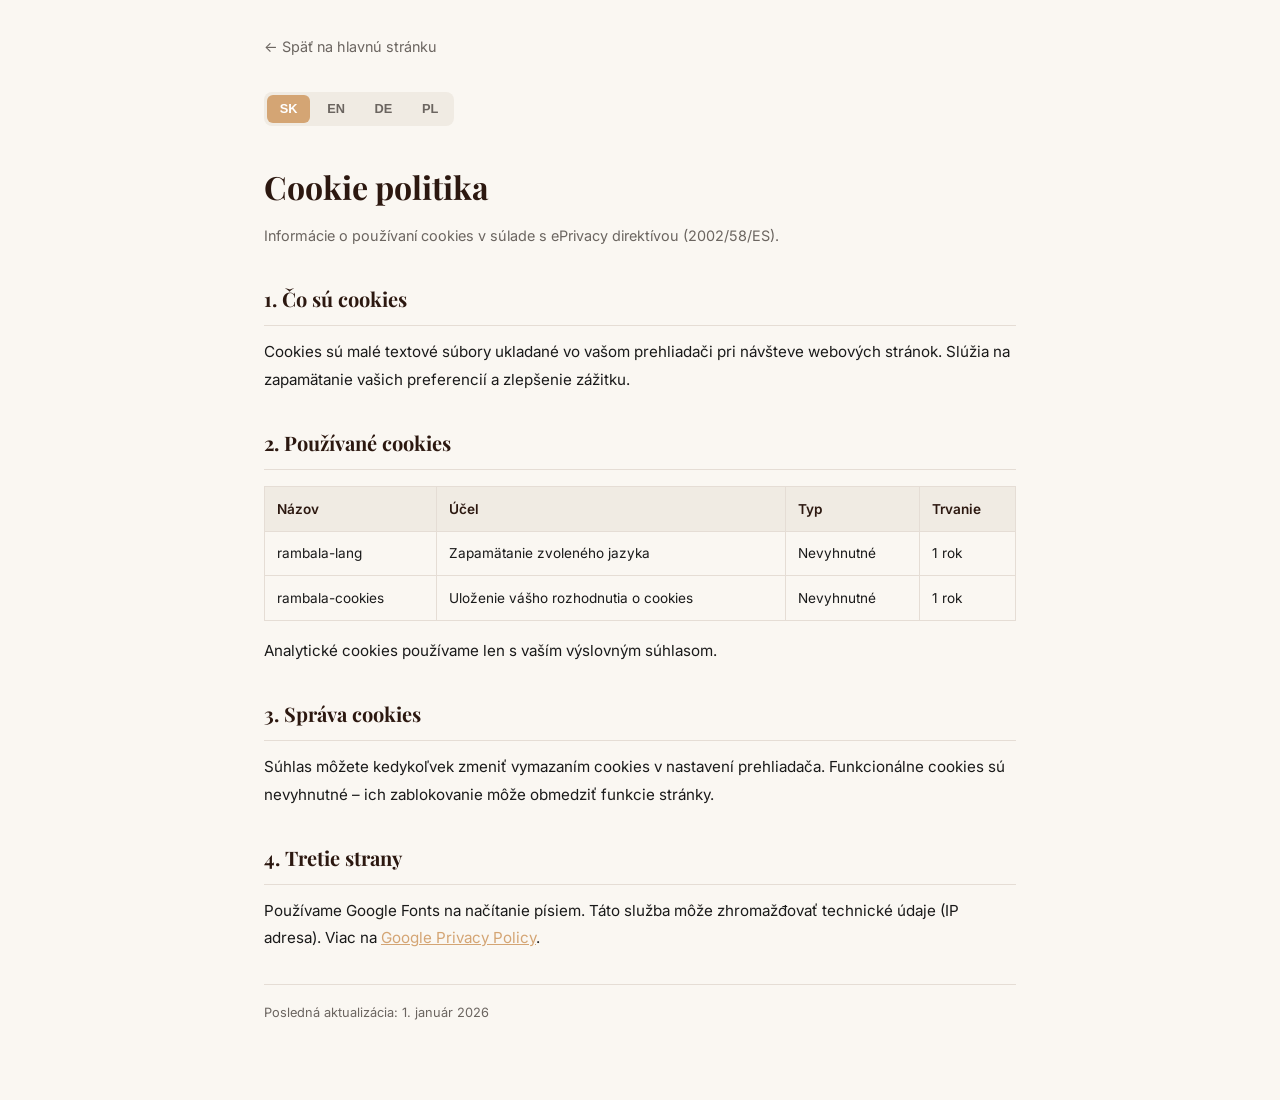
<file: legal/cookies.html>
<!DOCTYPE html>
<html lang="sk">
<head>
    <meta charset="UTF-8">
    <meta name="viewport" content="width=device-width, initial-scale=1.0">
    <title>Cookie politika | Rambala Stol&aacute;rstvo</title>
    <link rel="preconnect" href="https://fonts.googleapis.com">
    <link rel="preconnect" href="https://fonts.gstatic.com" crossorigin>
    <link href="https://fonts.googleapis.com/css2?family=Playfair+Display:wght@600;700&family=Inter:wght@300;400;500;600&display=swap" rel="stylesheet">
    <style>
        *, *::before, *::after { margin: 0; padding: 0; box-sizing: border-box; }
        :root { --color-primary: #2C1810; --color-secondary: #D4A574; --color-bg: #FAF7F2; --color-text: #1A1A1A; --color-muted: #6B6560; --color-border: #E5DDD5; }
        body { font-family: 'Inter', sans-serif; background: var(--color-bg); color: var(--color-text); line-height: 1.8; }
        .container { max-width: 800px; margin: 0 auto; padding: 2rem 1.5rem 4rem; }
        .back-link { display: inline-flex; align-items: center; gap: 0.5rem; font-size: 0.9rem; color: var(--color-muted); text-decoration: none; margin-bottom: 2rem; transition: color 0.2s; }
        .back-link:hover { color: var(--color-secondary); }
        .lang-tabs { display: flex; gap: 0.25rem; margin-bottom: 2rem; background: #F0EBE3; border-radius: 8px; padding: 3px; width: fit-content; }
        .lang-tab { padding: 0.4rem 0.8rem; border: none; background: none; font-size: 0.8rem; font-weight: 600; cursor: pointer; border-radius: 6px; color: var(--color-muted); transition: all 0.2s; }
        .lang-tab.active { background: var(--color-secondary); color: #fff; }
        h1 { font-family: 'Playfair Display', serif; font-size: 2rem; color: var(--color-primary); margin-bottom: 0.5rem; }
        .subtitle { color: var(--color-muted); margin-bottom: 2rem; font-size: 0.9rem; }
        .lang-content { display: none; }
        .lang-content.active { display: block; }
        h2 { font-family: 'Playfair Display', serif; font-size: 1.25rem; color: var(--color-primary); margin: 2rem 0 0.75rem; border-bottom: 1px solid var(--color-border); padding-bottom: 0.5rem; }
        p, li { font-size: 0.95rem; margin-bottom: 0.75rem; }
        ul { padding-left: 1.5rem; }
        li { margin-bottom: 0.4rem; }
        a { color: var(--color-secondary); }
        table { width: 100%; border-collapse: collapse; margin: 1rem 0; font-size: 0.85rem; }
        th, td { padding: 0.6rem 0.75rem; border: 1px solid var(--color-border); text-align: left; }
        th { background: #F0EBE3; font-weight: 600; color: var(--color-primary); }
        .updated { font-size: 0.8rem; color: var(--color-muted); margin-top: 2rem; padding-top: 1rem; border-top: 1px solid var(--color-border); }
    </style>
</head>
<body>
<div class="container">
    <a href="../index.html" class="back-link">&larr; Sp&auml;&tcaron; na hlavn&uacute; str&aacute;nku</a>
    <div class="lang-tabs">
        <button class="lang-tab active" onclick="showLang('sk')">SK</button>
        <button class="lang-tab" onclick="showLang('en')">EN</button>
        <button class="lang-tab" onclick="showLang('de')">DE</button>
        <button class="lang-tab" onclick="showLang('pl')">PL</button>
    </div>

    <div class="lang-content active" id="lang-sk">
        <h1>Cookie politika</h1>
        <p class="subtitle">Inform&aacute;cie o pou&zcaron;&iacute;van&iacute; cookies v s&uacute;lade s ePrivacy direkt&iacute;vou (2002/58/ES).</p>
        <h2>1. &Ccaron;o s&uacute; cookies</h2>
        <p>Cookies s&uacute; mal&eacute; textov&eacute; s&uacute;bory ukladan&eacute; vo va&scaron;om prehliada&ccaron;i pri n&aacute;v&scaron;teve webov&yacute;ch str&aacute;nok. Sl&uacute;&zcaron;ia na zapam&auml;tanie va&scaron;ich preferenci&iacute; a zlep&scaron;enie z&aacute;&zcaron;itku.</p>
        <h2>2. Pou&zcaron;&iacute;van&eacute; cookies</h2>
        <table>
            <tr><th>N&aacute;zov</th><th>&Uacute;&ccaron;el</th><th>Typ</th><th>Trvanie</th></tr>
            <tr><td>rambala-lang</td><td>Zapam&auml;tanie zvolen&eacute;ho jazyka</td><td>Nevyhnutn&eacute;</td><td>1 rok</td></tr>
            <tr><td>rambala-cookies</td><td>Ulo&zcaron;enie v&aacute;&scaron;ho rozhodnutia o cookies</td><td>Nevyhnutn&eacute;</td><td>1 rok</td></tr>
        </table>
        <p>Analytick&eacute; cookies pou&zcaron;&iacute;vame len s va&scaron;&iacute;m v&yacute;slovn&yacute;m s&uacute;hlasom.</p>
        <h2>3. Spr&aacute;va cookies</h2>
        <p>S&uacute;hlas m&ocirc;&zcaron;ete kedyko&lcaron;vek zmeni&tcaron; vymazan&iacute;m cookies v nastaven&iacute; prehliada&ccaron;a. Funkcion&aacute;lne cookies s&uacute; nevyhnutn&eacute; &ndash; ich zablokovanie m&ocirc;&zcaron;e obmedzi&tcaron; funkcie str&aacute;nky.</p>
        <h2>4. Tretie strany</h2>
        <p>Pou&zcaron;&iacute;vame Google Fonts na na&ccaron;&iacute;tanie p&iacute;siem. T&aacute;to slu&zcaron;ba m&ocirc;&zcaron;e zhroma&zcaron;&dstrok;ova&tcaron; technick&eacute; &uacute;daje (IP adresa). Viac na <a href="https://policies.google.com/privacy">Google Privacy Policy</a>.</p>
        <p class="updated">Posledn&aacute; aktualiz&aacute;cia: 1. janu&aacute;r 2026</p>
    </div>

    <div class="lang-content" id="lang-en">
        <h1>Cookie Policy</h1>
        <p class="subtitle">Information about cookies in compliance with the ePrivacy Directive (2002/58/EC).</p>
        <h2>1. What Are Cookies</h2>
        <p>Cookies are small text files stored in your browser when visiting websites. They help remember your preferences and improve your experience.</p>
        <h2>2. Cookies We Use</h2>
        <table>
            <tr><th>Name</th><th>Purpose</th><th>Type</th><th>Duration</th></tr>
            <tr><td>rambala-lang</td><td>Remember selected language</td><td>Necessary</td><td>1 year</td></tr>
            <tr><td>rambala-cookies</td><td>Store your cookie decision</td><td>Necessary</td><td>1 year</td></tr>
        </table>
        <p>Analytics cookies are only used with your explicit consent.</p>
        <h2>3. Managing Cookies</h2>
        <p>You can change your consent at any time by clearing cookies in your browser settings. Functional cookies are necessary &ndash; blocking them may limit site functionality.</p>
        <h2>4. Third Parties</h2>
        <p>We use Google Fonts for typography. This service may collect technical data (IP address). See <a href="https://policies.google.com/privacy">Google Privacy Policy</a>.</p>
        <p class="updated">Last updated: January 1, 2026</p>
    </div>

    <div class="lang-content" id="lang-de">
        <h1>Cookie-Richtlinie</h1>
        <p class="subtitle">Informationen zu Cookies gem&auml;&szlig; der ePrivacy-Richtlinie (2002/58/EG).</p>
        <h2>1. Was sind Cookies</h2>
        <p>Cookies sind kleine Textdateien, die beim Besuch von Websites in Ihrem Browser gespeichert werden. Sie helfen, Ihre Einstellungen zu speichern.</p>
        <h2>2. Verwendete Cookies</h2>
        <table>
            <tr><th>Name</th><th>Zweck</th><th>Typ</th><th>Dauer</th></tr>
            <tr><td>rambala-lang</td><td>Sprachauswahl speichern</td><td>Notwendig</td><td>1 Jahr</td></tr>
            <tr><td>rambala-cookies</td><td>Cookie-Entscheidung speichern</td><td>Notwendig</td><td>1 Jahr</td></tr>
        </table>
        <p>Analyse-Cookies werden nur mit Ihrer ausdr&uuml;cklichen Einwilligung verwendet.</p>
        <h2>3. Cookies verwalten</h2>
        <p>Sie k&ouml;nnen Ihre Einwilligung jederzeit &auml;ndern, indem Sie Cookies in den Browsereinstellungen l&ouml;schen.</p>
        <h2>4. Dritte</h2>
        <p>Wir nutzen Google Fonts. Dieser Dienst kann technische Daten erfassen. Siehe <a href="https://policies.google.com/privacy">Google Datenschutz</a>.</p>
        <p class="updated">Letzte Aktualisierung: 1. Januar 2026</p>
    </div>

    <div class="lang-content" id="lang-pl">
        <h1>Polityka cookies</h1>
        <p class="subtitle">Informacje o plikach cookie zgodnie z dyrektyw&aogon; ePrivacy (2002/58/WE).</p>
        <h2>1. Czym s&aogon; cookies</h2>
        <p>Cookies to ma&lstrok;e pliki tekstowe przechowywane w przegl&aogon;darce podczas odwiedzania stron. Pomagaj&aogon; zapami&eogon;ta&cacute; preferencje i poprawi&cacute; do&sacute;wiadczenie.</p>
        <h2>2. U&zcaron;ywane cookies</h2>
        <table>
            <tr><th>Nazwa</th><th>Cel</th><th>Typ</th><th>Czas</th></tr>
            <tr><td>rambala-lang</td><td>Zapami&eogon;tanie j&eogon;zyka</td><td>Niezb&eogon;dne</td><td>1 rok</td></tr>
            <tr><td>rambala-cookies</td><td>Zapisanie decyzji o cookies</td><td>Niezb&eogon;dne</td><td>1 rok</td></tr>
        </table>
        <p>Cookies analityczne u&zcaron;ywamy wy&lstrok;&aogon;cznie za Twoj&aogon; wyra&zacute;n&aogon; zgod&aogon;.</p>
        <h2>3. Zarz&aogon;dzanie cookies</h2>
        <p>Zgod&eogon; mo&zcaron;esz zmieni&cacute; w dowolnym momencie, usuwaj&aogon;c cookies w ustawieniach przegl&aogon;darki.</p>
        <h2>4. Strony trzecie</h2>
        <p>Korzystamy z Google Fonts. Us&lstrok;uga mo&zcaron;e zbiera&cacute; dane techniczne. Patrz <a href="https://policies.google.com/privacy">Polityka Google</a>.</p>
        <p class="updated">Ostatnia aktualizacja: 1 stycznia 2026</p>
    </div>
</div>
<script>
function showLang(lang) {
    document.querySelectorAll('.lang-content').forEach(el => el.classList.remove('active'));
    document.querySelectorAll('.lang-tab').forEach(el => el.classList.remove('active'));
    document.getElementById('lang-' + lang).classList.add('active');
    document.querySelector('.lang-tab[onclick*="' + lang + '"]').classList.add('active');
}
</script>
</body>
</html>
</file>
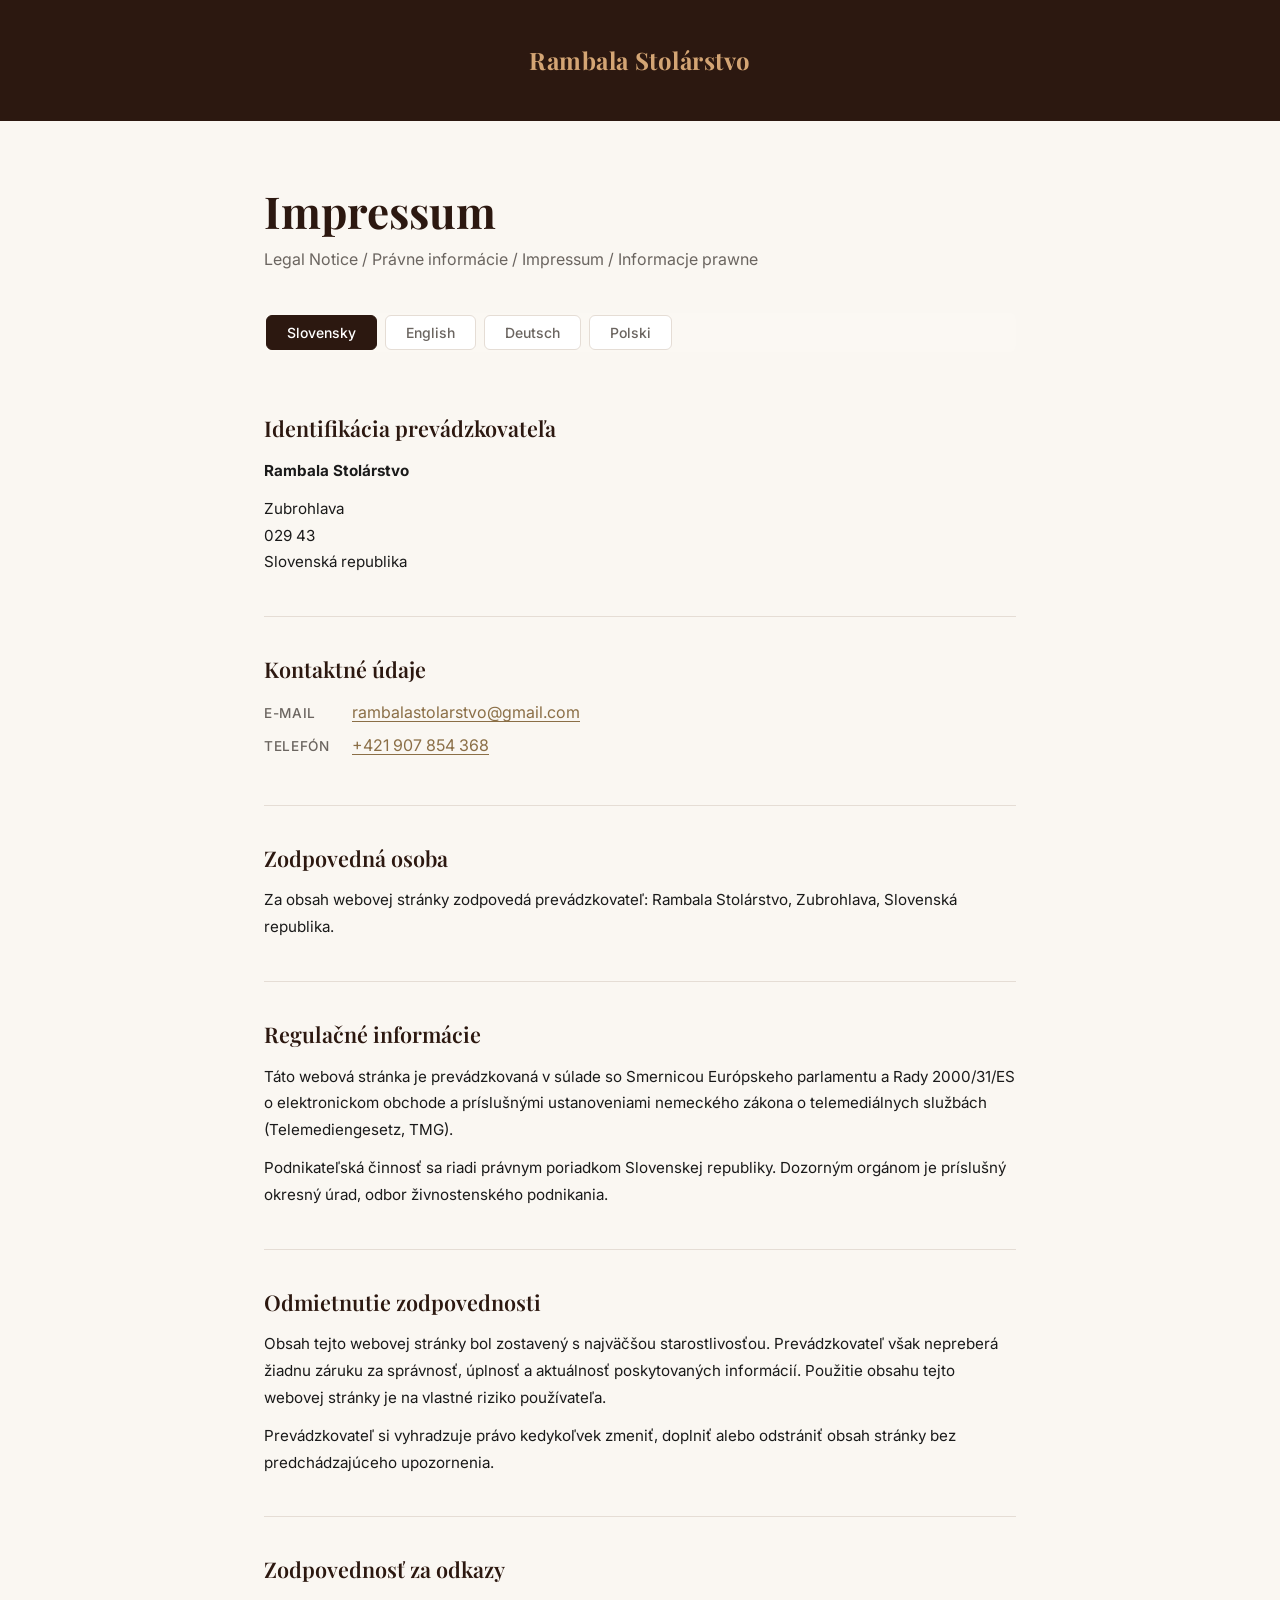
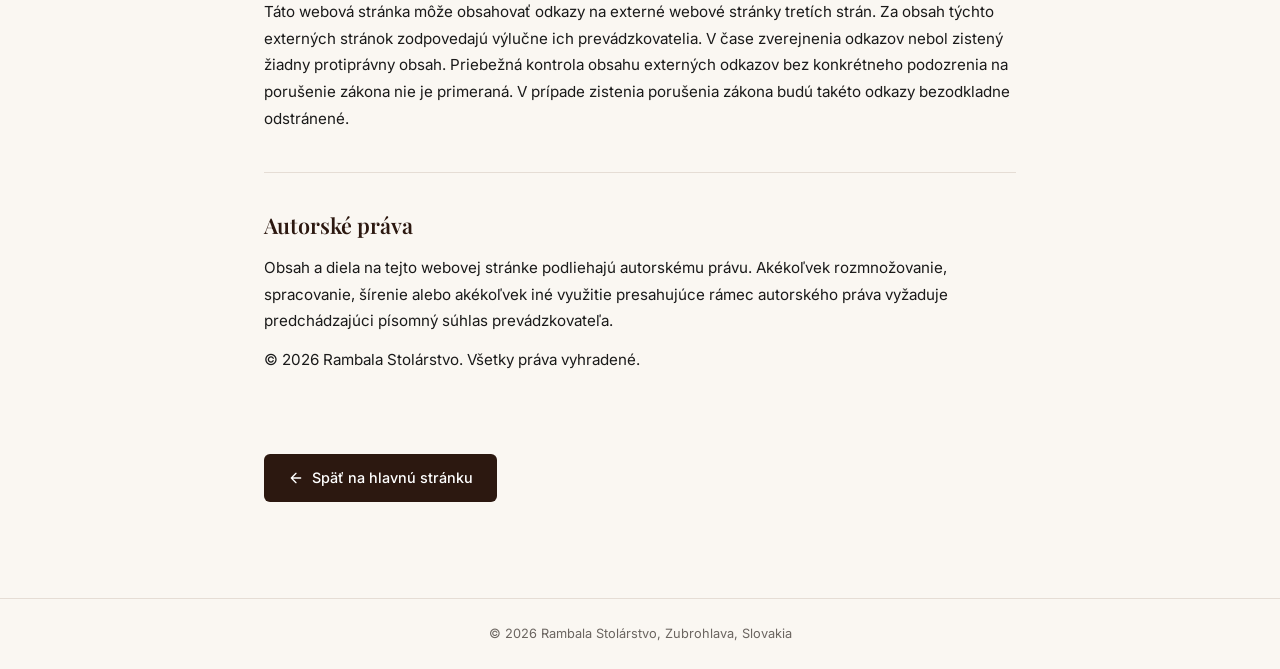
<file: legal/impressum.html>
<!DOCTYPE html>
<html lang="sk">
<head>
    <meta charset="UTF-8">
    <meta name="viewport" content="width=device-width, initial-scale=1.0">
    <title>Impressum | Rambala Stolárstvo</title>
    <meta name="description" content="Legal notice (Impressum) for Rambala Stolárstvo – company identification, contact, and regulatory information.">
    <meta name="robots" content="noindex, follow">

    <!-- Fonts -->
    <link rel="preconnect" href="https://fonts.googleapis.com">
    <link rel="preconnect" href="https://fonts.gstatic.com" crossorigin>
    <link href="https://fonts.googleapis.com/css2?family=Playfair+Display:ital,wght@0,400;0,600;0,700;1,400&family=Inter:wght@300;400;500;600;700&display=swap" rel="stylesheet">

    <!-- Stylesheet -->
    <link rel="stylesheet" href="../css/style.css">

    <style>
        /* Impressum page-specific styles */
        .impressum-page {
            background: var(--color-bg, #FAF7F2);
            min-height: 100vh;
            font-family: var(--font-body, 'Inter', -apple-system, sans-serif);
            color: var(--color-text, #1A1A1A);
        }

        .impressum-header {
            background: var(--color-primary, #2C1810);
            padding: var(--space-lg, 2.5rem) var(--space-md, 1.5rem);
            text-align: center;
        }

        .impressum-header a {
            color: var(--color-secondary, #D4A574);
            text-decoration: none;
            font-family: var(--font-heading, 'Playfair Display', Georgia, serif);
            font-size: 1.5rem;
            font-weight: 700;
            letter-spacing: 0.02em;
            transition: opacity 0.2s ease;
        }

        .impressum-header a:hover {
            opacity: 0.8;
        }

        .impressum-container {
            max-width: 800px;
            margin: 0 auto;
            padding: var(--space-xl, 4rem) var(--space-md, 1.5rem) var(--space-2xl, 6rem);
        }

        .impressum-title {
            font-family: var(--font-heading, 'Playfair Display', Georgia, serif);
            font-size: clamp(2rem, 4vw, 2.75rem);
            font-weight: 700;
            color: var(--color-primary, #2C1810);
            margin-bottom: var(--space-xs, 0.5rem);
        }

        .impressum-subtitle {
            font-size: 1rem;
            color: var(--color-text-muted, #6B6560);
            margin-bottom: var(--space-lg, 2.5rem);
        }

        /* Language switcher */
        .lang-switcher {
            display: flex;
            gap: 0.5rem;
            margin-bottom: var(--space-xl, 4rem);
            flex-wrap: wrap;
        }

        .lang-btn {
            padding: 0.5rem 1.25rem;
            border: 1.5px solid var(--color-border, #E5DDD5);
            border-radius: var(--radius-sm, 6px);
            background: var(--color-surface, #FFFFFF);
            color: var(--color-text-muted, #6B6560);
            font-family: var(--font-body, 'Inter', sans-serif);
            font-size: 0.875rem;
            font-weight: 500;
            cursor: pointer;
            transition: all 0.2s ease;
        }

        .lang-btn:hover {
            border-color: var(--color-accent, #8B6F47);
            color: var(--color-primary, #2C1810);
        }

        .lang-btn.active {
            background: var(--color-primary, #2C1810);
            color: var(--color-surface, #FFFFFF);
            border-color: var(--color-primary, #2C1810);
        }

        /* Content sections */
        .lang-content {
            display: none;
        }

        .lang-content.active {
            display: block;
        }

        .impressum-section {
            margin-bottom: var(--space-lg, 2.5rem);
            padding-bottom: var(--space-lg, 2.5rem);
            border-bottom: 1px solid var(--color-border, #E5DDD5);
        }

        .impressum-section:last-child {
            border-bottom: none;
            padding-bottom: 0;
        }

        .impressum-section h2 {
            font-family: var(--font-heading, 'Playfair Display', Georgia, serif);
            font-size: 1.35rem;
            font-weight: 600;
            color: var(--color-primary, #2C1810);
            margin-bottom: var(--space-sm, 1rem);
        }

        .impressum-section p,
        .impressum-section li {
            font-size: 0.95rem;
            line-height: 1.75;
            color: var(--color-text, #1A1A1A);
        }

        .impressum-section p + p {
            margin-top: 0.75rem;
        }

        .impressum-section ul {
            list-style: none;
            padding: 0;
        }

        .impressum-section ul li {
            position: relative;
            padding-left: 1.25rem;
        }

        .impressum-section ul li::before {
            content: '';
            position: absolute;
            left: 0;
            top: 0.65em;
            width: 6px;
            height: 6px;
            border-radius: 50%;
            background: var(--color-secondary, #D4A574);
        }

        .impressum-section a {
            color: var(--color-accent, #8B6F47);
            text-decoration: underline;
            text-underline-offset: 3px;
            transition: color 0.2s ease;
        }

        .impressum-section a:hover {
            color: var(--color-primary, #2C1810);
        }

        .contact-detail {
            display: flex;
            align-items: baseline;
            gap: 0.5rem;
            margin-bottom: 0.35rem;
        }

        .contact-label {
            font-weight: 500;
            min-width: 5rem;
            color: var(--color-text-muted, #6B6560);
            font-size: 0.85rem;
            text-transform: uppercase;
            letter-spacing: 0.05em;
        }

        /* Back link */
        .back-link {
            display: inline-flex;
            align-items: center;
            gap: 0.5rem;
            margin-top: var(--space-lg, 2.5rem);
            padding: 0.75rem 1.5rem;
            background: var(--color-primary, #2C1810);
            color: var(--color-surface, #FFFFFF);
            border-radius: var(--radius-sm, 6px);
            text-decoration: none;
            font-size: 0.9rem;
            font-weight: 500;
            transition: opacity 0.2s ease;
        }

        .back-link:hover {
            opacity: 0.85;
        }

        .back-link svg {
            width: 16px;
            height: 16px;
        }

        /* Footer */
        .impressum-footer {
            text-align: center;
            padding: var(--space-md, 1.5rem);
            font-size: 0.8rem;
            color: var(--color-text-muted, #6B6560);
            border-top: 1px solid var(--color-border, #E5DDD5);
        }
    </style>
</head>
<body class="impressum-page">

    <!-- Header -->
    <header class="impressum-header">
        <a href="../index.html">Rambala Stolárstvo</a>
    </header>

    <!-- Main content -->
    <main class="impressum-container">
        <h1 class="impressum-title">Impressum</h1>
        <p class="impressum-subtitle">Legal Notice / Právne informácie / Impressum / Informacje prawne</p>

        <!-- Language Switcher -->
        <div class="lang-switcher" role="tablist" aria-label="Language selection">
            <button class="lang-btn active" role="tab" aria-selected="true" aria-controls="content-sk" data-lang="sk">Slovensky</button>
            <button class="lang-btn" role="tab" aria-selected="false" aria-controls="content-en" data-lang="en">English</button>
            <button class="lang-btn" role="tab" aria-selected="false" aria-controls="content-de" data-lang="de">Deutsch</button>
            <button class="lang-btn" role="tab" aria-selected="false" aria-controls="content-pl" data-lang="pl">Polski</button>
        </div>

        <!-- ==================== SLOVAK ==================== -->
        <div id="content-sk" class="lang-content active" role="tabpanel" lang="sk">

            <section class="impressum-section">
                <h2>Identifikácia prevádzkovateľa</h2>
                <p><strong>Rambala Stolárstvo</strong></p>
                <p>Zubrohlava<br>029 43<br>Slovenská republika</p>
            </section>

            <section class="impressum-section">
                <h2>Kontaktné údaje</h2>
                <div class="contact-detail">
                    <span class="contact-label">E-mail</span>
                    <span><a href="mailto:rambalastolarstvo@gmail.com">rambalastolarstvo@gmail.com</a></span>
                </div>
                <div class="contact-detail">
                    <span class="contact-label">Telefón</span>
                    <span><a href="tel:+421907854368">+421 907 854 368</a></span>
                </div>
            </section>

            <section class="impressum-section">
                <h2>Zodpovedná osoba</h2>
                <p>Za obsah webovej stránky zodpovedá prevádzkovateľ: Rambala Stolárstvo, Zubrohlava, Slovenská republika.</p>
            </section>

            <section class="impressum-section">
                <h2>Regulačné informácie</h2>
                <p>Táto webová stránka je prevádzkovaná v súlade so Smernicou Európskeho parlamentu a Rady 2000/31/ES o elektronickom obchode a príslušnými ustanoveniami nemeckého zákona o telemediálnych službách (Telemediengesetz, TMG).</p>
                <p>Podnikateľská činnosť sa riadi právnym poriadkom Slovenskej republiky. Dozorným orgánom je príslušný okresný úrad, odbor živnostenského podnikania.</p>
            </section>

            <section class="impressum-section">
                <h2>Odmietnutie zodpovednosti</h2>
                <p>Obsah tejto webovej stránky bol zostavený s najväčšou starostlivosťou. Prevádzkovateľ však nepreberá žiadnu záruku za správnosť, úplnosť a aktuálnosť poskytovaných informácií. Použitie obsahu tejto webovej stránky je na vlastné riziko používateľa.</p>
                <p>Prevádzkovateľ si vyhradzuje právo kedykoľvek zmeniť, doplniť alebo odstrániť obsah stránky bez predchádzajúceho upozornenia.</p>
            </section>

            <section class="impressum-section">
                <h2>Zodpovednosť za odkazy</h2>
                <p>Táto webová stránka môže obsahovať odkazy na externé webové stránky tretích strán. Za obsah týchto externých stránok zodpovedajú výlučne ich prevádzkovatelia. V čase zverejnenia odkazov nebol zistený žiadny protiprávny obsah. Priebežná kontrola obsahu externých odkazov bez konkrétneho podozrenia na porušenie zákona nie je primeraná. V prípade zistenia porušenia zákona budú takéto odkazy bezodkladne odstránené.</p>
            </section>

            <section class="impressum-section">
                <h2>Autorské práva</h2>
                <p>Obsah a diela na tejto webovej stránke podliehajú autorskému právu. Akékoľvek rozmnožovanie, spracovanie, šírenie alebo akékoľvek iné využitie presahujúce rámec autorského práva vyžaduje predchádzajúci písomný súhlas prevádzkovateľa.</p>
                <p>&copy; <span class="copyright-year">2025</span> Rambala Stolárstvo. Všetky práva vyhradené.</p>
            </section>
        </div>

        <!-- ==================== ENGLISH ==================== -->
        <div id="content-en" class="lang-content" role="tabpanel" lang="en">

            <section class="impressum-section">
                <h2>Company Identification</h2>
                <p><strong>Rambala Stolárstvo</strong></p>
                <p>Zubrohlava<br>029 43<br>Slovak Republic</p>
            </section>

            <section class="impressum-section">
                <h2>Contact Information</h2>
                <div class="contact-detail">
                    <span class="contact-label">Email</span>
                    <span><a href="mailto:rambalastolarstvo@gmail.com">rambalastolarstvo@gmail.com</a></span>
                </div>
                <div class="contact-detail">
                    <span class="contact-label">Phone</span>
                    <span><a href="tel:+421907854368">+421 907 854 368</a></span>
                </div>
            </section>

            <section class="impressum-section">
                <h2>Responsible Person</h2>
                <p>The operator responsible for the content of this website: Rambala Stolárstvo, Zubrohlava, Slovak Republic.</p>
            </section>

            <section class="impressum-section">
                <h2>Regulatory Information</h2>
                <p>This website is operated in accordance with the European Directive 2000/31/EC on electronic commerce (e-Commerce Directive) and the relevant provisions of the German Telemedia Act (Telemediengesetz, TMG).</p>
                <p>Business activities are governed by the laws of the Slovak Republic. The supervisory authority is the competent district office, trade licensing department.</p>
            </section>

            <section class="impressum-section">
                <h2>Disclaimer</h2>
                <p>The content of this website has been compiled with the utmost care. However, the operator assumes no liability for the accuracy, completeness, or timeliness of the information provided. Use of the content of this website is at the user's own risk.</p>
                <p>The operator reserves the right to modify, supplement, or remove content from this website at any time without prior notice.</p>
            </section>

            <section class="impressum-section">
                <h2>Liability for Links</h2>
                <p>This website may contain links to external third-party websites. The content of these external websites is the sole responsibility of their respective operators. At the time of linking, no illegal content was identified. Continuous monitoring of linked external content without specific indication of a legal violation is unreasonable. If any infringement becomes known, such links will be removed immediately.</p>
            </section>

            <section class="impressum-section">
                <h2>Copyright Notice</h2>
                <p>The content and works on this website are subject to copyright law. Any reproduction, processing, distribution, or any other use beyond the scope of copyright law requires prior written consent of the operator.</p>
                <p>&copy; <span class="copyright-year">2025</span> Rambala Stolárstvo. All rights reserved.</p>
            </section>
        </div>

        <!-- ==================== GERMAN ==================== -->
        <div id="content-de" class="lang-content" role="tabpanel" lang="de">

            <section class="impressum-section">
                <h2>Angaben gemäß § 5 TMG</h2>
                <p><strong>Rambala Stolárstvo</strong></p>
                <p>Zubrohlava<br>029 43<br>Slowakische Republik</p>
            </section>

            <section class="impressum-section">
                <h2>Kontakt</h2>
                <div class="contact-detail">
                    <span class="contact-label">E-Mail</span>
                    <span><a href="mailto:rambalastolarstvo@gmail.com">rambalastolarstvo@gmail.com</a></span>
                </div>
                <div class="contact-detail">
                    <span class="contact-label">Telefon</span>
                    <span><a href="tel:+421907854368">+421 907 854 368</a></span>
                </div>
            </section>

            <section class="impressum-section">
                <h2>Verantwortlich für den Inhalt</h2>
                <p>Verantwortlich für den Inhalt dieser Webseite: Rambala Stolárstvo, Zubrohlava, Slowakische Republik.</p>
            </section>

            <section class="impressum-section">
                <h2>Aufsichtsbehörde / Regulierung</h2>
                <p>Diese Webseite wird in Übereinstimmung mit der Richtlinie 2000/31/EG des Europäischen Parlaments und des Rates über den elektronischen Geschäftsverkehr (E-Commerce-Richtlinie) sowie den einschlägigen Bestimmungen des Telemediengesetzes (TMG) betrieben.</p>
                <p>Die Geschäftstätigkeit unterliegt dem Recht der Slowakischen Republik. Zuständige Aufsichtsbehörde ist das zuständige Bezirksamt, Abteilung für Gewerbeordnung.</p>
            </section>

            <section class="impressum-section">
                <h2>Haftungsausschluss</h2>
                <p>Die Inhalte dieser Webseite wurden mit größtmöglicher Sorgfalt erstellt. Der Betreiber übernimmt jedoch keine Gewähr für die Richtigkeit, Vollständigkeit und Aktualität der bereitgestellten Informationen. Die Nutzung der Inhalte dieser Webseite erfolgt auf eigene Gefahr des Nutzers.</p>
                <p>Der Betreiber behält sich das Recht vor, Inhalte dieser Webseite jederzeit ohne vorherige Ankündigung zu ändern, zu ergänzen oder zu entfernen.</p>
            </section>

            <section class="impressum-section">
                <h2>Haftung für Links</h2>
                <p>Diese Webseite kann Links zu externen Webseiten Dritter enthalten. Für die Inhalte dieser externen Seiten sind ausschließlich deren Betreiber verantwortlich. Zum Zeitpunkt der Verlinkung wurden keine rechtswidrigen Inhalte festgestellt. Eine permanente inhaltliche Kontrolle der verlinkten Seiten ist ohne konkrete Anhaltspunkte einer Rechtsverletzung nicht zumutbar. Bei Bekanntwerden von Rechtsverletzungen werden derartige Links umgehend entfernt.</p>
            </section>

            <section class="impressum-section">
                <h2>Urheberrecht</h2>
                <p>Die Inhalte und Werke auf dieser Webseite unterliegen dem Urheberrecht. Jede Vervielfältigung, Bearbeitung, Verbreitung oder sonstige Verwertung außerhalb der Grenzen des Urheberrechts bedarf der vorherigen schriftlichen Zustimmung des Betreibers.</p>
                <p>&copy; <span class="copyright-year">2025</span> Rambala Stolárstvo. Alle Rechte vorbehalten.</p>
            </section>
        </div>

        <!-- ==================== POLISH ==================== -->
        <div id="content-pl" class="lang-content" role="tabpanel" lang="pl">

            <section class="impressum-section">
                <h2>Identyfikacja podmiotu</h2>
                <p><strong>Rambala Stolárstvo</strong></p>
                <p>Zubrohlava<br>029 43<br>Republika Słowacka</p>
            </section>

            <section class="impressum-section">
                <h2>Dane kontaktowe</h2>
                <div class="contact-detail">
                    <span class="contact-label">E-mail</span>
                    <span><a href="mailto:rambalastolarstvo@gmail.com">rambalastolarstvo@gmail.com</a></span>
                </div>
                <div class="contact-detail">
                    <span class="contact-label">Telefon</span>
                    <span><a href="tel:+421907854368">+421 907 854 368</a></span>
                </div>
            </section>

            <section class="impressum-section">
                <h2>Osoba odpowiedzialna</h2>
                <p>Za treść niniejszej strony internetowej odpowiada: Rambala Stolárstvo, Zubrohlava, Republika Słowacka.</p>
            </section>

            <section class="impressum-section">
                <h2>Informacje regulacyjne</h2>
                <p>Niniejsza strona internetowa jest prowadzona zgodnie z Dyrektywą 2000/31/WE Parlamentu Europejskiego i Rady w sprawie handlu elektronicznego oraz odpowiednimi przepisami niemieckiej ustawy o telemediach (Telemediengesetz, TMG).</p>
                <p>Działalność gospodarcza podlega prawu Republiki Słowackiej. Organem nadzorczym jest właściwy urząd okręgowy, wydział działalności gospodarczej.</p>
            </section>

            <section class="impressum-section">
                <h2>Wyłączenie odpowiedzialności</h2>
                <p>Treść niniejszej strony internetowej została opracowana z najwyższą starannością. Operator nie ponosi jednak odpowiedzialności za prawidłowość, kompletność i aktualność udostępnianych informacji. Korzystanie z treści niniejszej strony internetowej odbywa się na własne ryzyko użytkownika.</p>
                <p>Operator zastrzega sobie prawo do zmiany, uzupełnienia lub usunięcia treści strony w dowolnym momencie bez uprzedniego powiadomienia.</p>
            </section>

            <section class="impressum-section">
                <h2>Odpowiedzialność za linki</h2>
                <p>Niniejsza strona internetowa może zawierać odnośniki do zewnętrznych stron internetowych osób trzecich. Za treść tych stron zewnętrznych odpowiadają wyłącznie ich operatorzy. W momencie umieszczenia linków nie stwierdzono żadnych treści niezgodnych z prawem. Stałe monitorowanie treści stron zewnętrznych bez konkretnych przesłanek naruszenia prawa jest nieuzasadnione. W przypadku stwierdzenia naruszenia prawa takie linki zostaną niezwłocznie usunięte.</p>
            </section>

            <section class="impressum-section">
                <h2>Prawa autorskie</h2>
                <p>Treści i dzieła na niniejszej stronie internetowej podlegają ochronie prawa autorskiego. Jakiekolwiek powielanie, przetwarzanie, rozpowszechnianie lub inne wykorzystanie wykraczające poza zakres prawa autorskiego wymaga uprzedniej pisemnej zgody operatora.</p>
                <p>&copy; <span class="copyright-year">2025</span> Rambala Stolárstvo. Wszelkie prawa zastrzeżone.</p>
            </section>
        </div>

        <!-- Back to home -->
        <a href="../index.html" class="back-link">
            <svg viewBox="0 0 24 24" fill="none" stroke="currentColor" stroke-width="2" stroke-linecap="round" stroke-linejoin="round">
                <path d="M19 12H5M12 19l-7-7 7-7"/>
            </svg>
            <span class="back-text">Späť na hlavnú stránku</span>
        </a>
    </main>

    <!-- Footer -->
    <footer class="impressum-footer">
        <p>&copy; <span class="copyright-year">2025</span> Rambala Stolárstvo, Zubrohlava, Slovakia</p>
    </footer>

    <!-- Language Switcher JS -->
    <script>
        (function() {
            const buttons = document.querySelectorAll('.lang-btn');
            const contents = document.querySelectorAll('.lang-content');
            const backText = document.querySelector('.back-text');

            const backLabels = {
                sk: 'Späť na hlavnú stránku',
                en: 'Back to homepage',
                de: 'Zurück zur Startseite',
                pl: 'Powrót do strony głównej'
            };

            buttons.forEach(function(btn) {
                btn.addEventListener('click', function() {
                    var lang = this.getAttribute('data-lang');

                    // Update buttons
                    buttons.forEach(function(b) {
                        b.classList.remove('active');
                        b.setAttribute('aria-selected', 'false');
                    });
                    this.classList.add('active');
                    this.setAttribute('aria-selected', 'true');

                    // Update content panels
                    contents.forEach(function(c) {
                        c.classList.remove('active');
                    });
                    document.getElementById('content-' + lang).classList.add('active');

                    // Update back link text
                    if (backText && backLabels[lang]) {
                        backText.textContent = backLabels[lang];
                    }

                    // Update html lang attribute
                    document.documentElement.setAttribute('lang', lang);
                });
            });

            // Update copyright year dynamically
            var year = new Date().getFullYear();
            document.querySelectorAll('.copyright-year').forEach(function(el) {
                el.textContent = year;
            });
        })();
    </script>
</body>
</html>
</file>
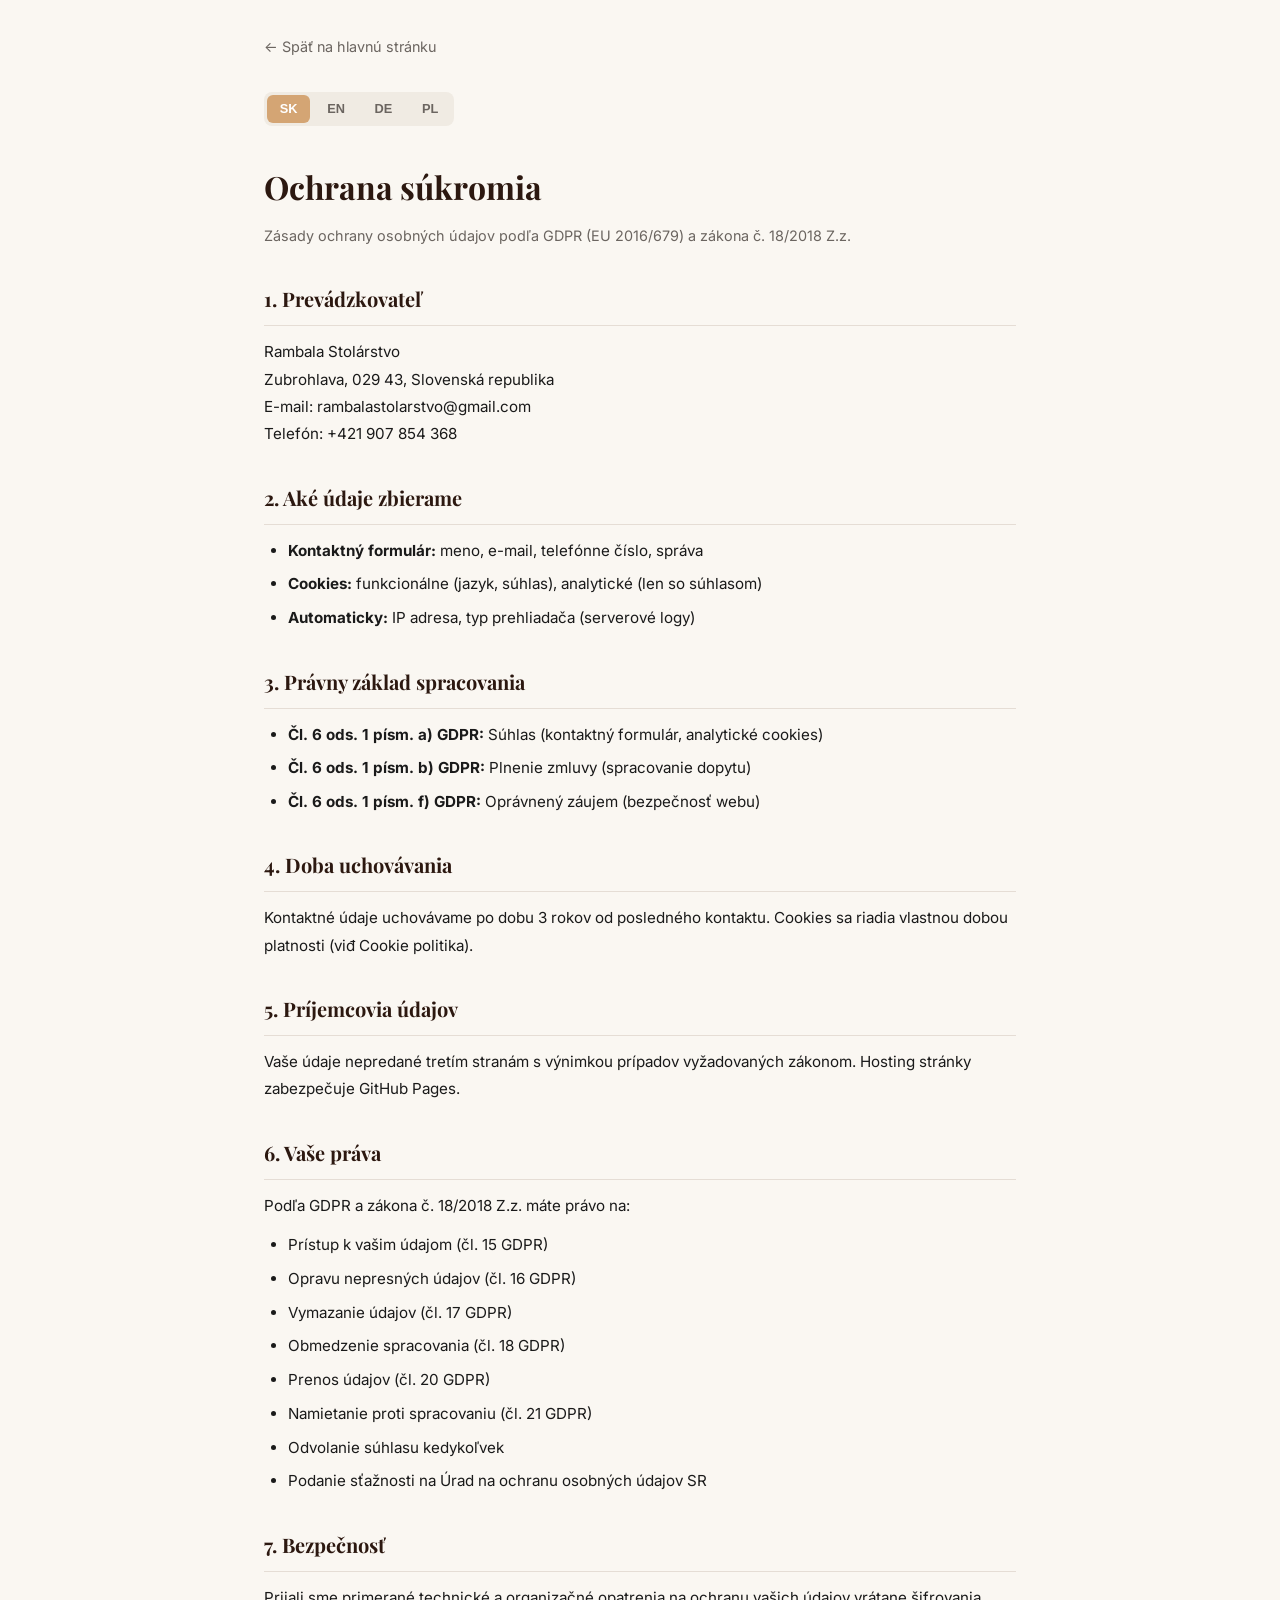
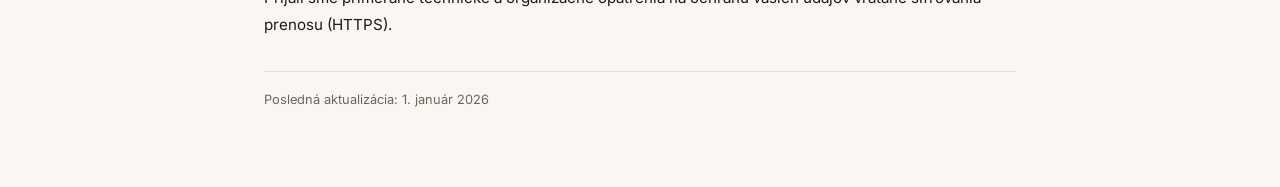
<file: legal/privacy.html>
<!DOCTYPE html>
<html lang="sk">
<head>
    <meta charset="UTF-8">
    <meta name="viewport" content="width=device-width, initial-scale=1.0">
    <title>Ochrana s&uacute;kromia | Rambala Stol&aacute;rstvo</title>
    <link rel="preconnect" href="https://fonts.googleapis.com">
    <link rel="preconnect" href="https://fonts.gstatic.com" crossorigin>
    <link href="https://fonts.googleapis.com/css2?family=Playfair+Display:wght@600;700&family=Inter:wght@300;400;500;600&display=swap" rel="stylesheet">
    <style>
        *, *::before, *::after { margin: 0; padding: 0; box-sizing: border-box; }
        :root {
            --color-primary: #2C1810; --color-secondary: #D4A574; --color-bg: #FAF7F2;
            --color-text: #1A1A1A; --color-muted: #6B6560; --color-border: #E5DDD5;
        }
        body { font-family: 'Inter', sans-serif; background: var(--color-bg); color: var(--color-text); line-height: 1.8; }
        .container { max-width: 800px; margin: 0 auto; padding: 2rem 1.5rem 4rem; }
        .back-link { display: inline-flex; align-items: center; gap: 0.5rem; font-size: 0.9rem; color: var(--color-muted); text-decoration: none; margin-bottom: 2rem; transition: color 0.2s; }
        .back-link:hover { color: var(--color-secondary); }
        .lang-tabs { display: flex; gap: 0.25rem; margin-bottom: 2rem; background: #F0EBE3; border-radius: 8px; padding: 3px; width: fit-content; }
        .lang-tab { padding: 0.4rem 0.8rem; border: none; background: none; font-size: 0.8rem; font-weight: 600; cursor: pointer; border-radius: 6px; color: var(--color-muted); transition: all 0.2s; }
        .lang-tab.active { background: var(--color-secondary); color: #fff; }
        h1 { font-family: 'Playfair Display', serif; font-size: 2rem; color: var(--color-primary); margin-bottom: 0.5rem; }
        .subtitle { color: var(--color-muted); margin-bottom: 2rem; font-size: 0.9rem; }
        .lang-content { display: none; }
        .lang-content.active { display: block; }
        h2 { font-family: 'Playfair Display', serif; font-size: 1.25rem; color: var(--color-primary); margin: 2rem 0 0.75rem; border-bottom: 1px solid var(--color-border); padding-bottom: 0.5rem; }
        h3 { font-size: 1rem; font-weight: 600; margin: 1.25rem 0 0.5rem; }
        p, li { font-size: 0.95rem; color: var(--color-text); margin-bottom: 0.75rem; }
        ul { padding-left: 1.5rem; }
        li { margin-bottom: 0.4rem; }
        a { color: var(--color-secondary); }
        .updated { font-size: 0.8rem; color: var(--color-muted); margin-top: 2rem; padding-top: 1rem; border-top: 1px solid var(--color-border); }
    </style>
</head>
<body>
<div class="container">
    <a href="../index.html" class="back-link">&larr; Sp&auml;&tcaron; na hlavn&uacute; str&aacute;nku</a>
    <div class="lang-tabs">
        <button class="lang-tab active" onclick="showLang('sk')">SK</button>
        <button class="lang-tab" onclick="showLang('en')">EN</button>
        <button class="lang-tab" onclick="showLang('de')">DE</button>
        <button class="lang-tab" onclick="showLang('pl')">PL</button>
    </div>

    <!-- SLOVAK -->
    <div class="lang-content active" id="lang-sk">
        <h1>Ochrana s&uacute;kromia</h1>
        <p class="subtitle">Z&aacute;sady ochrany osobn&yacute;ch &uacute;dajov pod&lcaron;a GDPR (EU 2016/679) a z&aacute;kona &ccaron;. 18/2018 Z.z.</p>

        <h2>1. Prev&aacute;dzkovate&lcaron;</h2>
        <p>Rambala Stol&aacute;rstvo<br>Zubrohlava, 029 43, Slovensk&aacute; republika<br>E-mail: rambalastolarstvo@gmail.com<br>Telef&oacute;n: +421 907 854 368</p>

        <h2>2. Ak&eacute; &uacute;daje zbierame</h2>
        <ul>
            <li><strong>Kontaktn&yacute; formul&aacute;r:</strong> meno, e-mail, telef&oacute;nne &ccaron;&iacute;slo, spr&aacute;va</li>
            <li><strong>Cookies:</strong> funkcion&aacute;lne (jazyk, s&uacute;hlas), analytick&eacute; (len so s&uacute;hlasom)</li>
            <li><strong>Automaticky:</strong> IP adresa, typ prehliada&ccaron;a (serverov&eacute; logy)</li>
        </ul>

        <h2>3. Pr&aacute;vny z&aacute;klad spracovania</h2>
        <ul>
            <li><strong>&Ccaron;l. 6 ods. 1 p&iacute;sm. a) GDPR:</strong> S&uacute;hlas (kontaktn&yacute; formul&aacute;r, analytick&eacute; cookies)</li>
            <li><strong>&Ccaron;l. 6 ods. 1 p&iacute;sm. b) GDPR:</strong> Plnenie zmluvy (spracovanie dopytu)</li>
            <li><strong>&Ccaron;l. 6 ods. 1 p&iacute;sm. f) GDPR:</strong> Opr&aacute;vnen&yacute; z&aacute;ujem (bezpe&ccaron;nos&tcaron; webu)</li>
        </ul>

        <h2>4. Doba uchov&aacute;vania</h2>
        <p>Kontaktn&eacute; &uacute;daje uchov&aacute;vame po dobu 3 rokov od posledn&eacute;ho kontaktu. Cookies sa riadia vlastnou dobou platnosti (vi&dstrok; Cookie politika).</p>

        <h2>5. Pr&iacute;jemcovia &uacute;dajov</h2>
        <p>Va&scaron;e &uacute;daje nepredan&eacute; tret&iacute;m stran&aacute;m s v&yacute;nimkou pr&iacute;padov vy&zcaron;adovan&yacute;ch z&aacute;konom. Hosting str&aacute;nky zabezpe&ccaron;uje GitHub Pages.</p>

        <h2>6. Va&scaron;e pr&aacute;va</h2>
        <p>Pod&lcaron;a GDPR a z&aacute;kona &ccaron;. 18/2018 Z.z. m&aacute;te pr&aacute;vo na:</p>
        <ul>
            <li>Pr&iacute;stup k va&scaron;im &uacute;dajom (&ccaron;l. 15 GDPR)</li>
            <li>Opravu nepresn&yacute;ch &uacute;dajov (&ccaron;l. 16 GDPR)</li>
            <li>Vymazanie &uacute;dajov (&ccaron;l. 17 GDPR)</li>
            <li>Obmedzenie spracovania (&ccaron;l. 18 GDPR)</li>
            <li>Prenos &uacute;dajov (&ccaron;l. 20 GDPR)</li>
            <li>Namietanie proti spracovaniu (&ccaron;l. 21 GDPR)</li>
            <li>Odvolanie s&uacute;hlasu kedyko&lcaron;vek</li>
            <li>Podanie s&tcaron;a&zcaron;nosti na &Uacute;rad na ochranu osobn&yacute;ch &uacute;dajov SR</li>
        </ul>

        <h2>7. Bezpe&ccaron;nos&tcaron;</h2>
        <p>Prijali sme primerané technick&eacute; a organiza&ccaron;n&eacute; opatrenia na ochranu va&scaron;ich &uacute;dajov vr&aacute;tane &scaron;ifrovania prenosu (HTTPS).</p>

        <p class="updated">Posledn&aacute; aktualiz&aacute;cia: 1. janu&aacute;r 2026</p>
    </div>

    <!-- ENGLISH -->
    <div class="lang-content" id="lang-en">
        <h1>Privacy Policy</h1>
        <p class="subtitle">Personal data protection in accordance with GDPR (EU 2016/679).</p>

        <h2>1. Data Controller</h2>
        <p>Rambala Stol&aacute;rstvo<br>Zubrohlava, 029 43, Slovak Republic<br>Email: rambalastolarstvo@gmail.com<br>Phone: +421 907 854 368</p>

        <h2>2. Data We Collect</h2>
        <ul>
            <li><strong>Contact form:</strong> name, email, phone number, message</li>
            <li><strong>Cookies:</strong> functional (language, consent), analytics (with consent only)</li>
            <li><strong>Automatic:</strong> IP address, browser type (server logs)</li>
        </ul>

        <h2>3. Legal Basis</h2>
        <ul>
            <li><strong>Art. 6(1)(a) GDPR:</strong> Consent (contact form, analytics cookies)</li>
            <li><strong>Art. 6(1)(b) GDPR:</strong> Contract performance (inquiry processing)</li>
            <li><strong>Art. 6(1)(f) GDPR:</strong> Legitimate interest (website security)</li>
        </ul>

        <h2>4. Retention Period</h2>
        <p>Contact data is retained for 3 years from last contact. Cookies follow their own expiry (see Cookie Policy).</p>

        <h2>5. Data Recipients</h2>
        <p>Your data is not shared with third parties except as required by law. Website hosting is provided by GitHub Pages.</p>

        <h2>6. Your Rights</h2>
        <p>Under GDPR, you have the right to:</p>
        <ul>
            <li>Access your data (Art. 15 GDPR)</li>
            <li>Rectification of inaccurate data (Art. 16 GDPR)</li>
            <li>Erasure of data (Art. 17 GDPR)</li>
            <li>Restriction of processing (Art. 18 GDPR)</li>
            <li>Data portability (Art. 20 GDPR)</li>
            <li>Object to processing (Art. 21 GDPR)</li>
            <li>Withdraw consent at any time</li>
            <li>Lodge a complaint with the Slovak Data Protection Authority</li>
        </ul>

        <h2>7. Security</h2>
        <p>We implement appropriate technical and organizational measures to protect your data, including encrypted transmission (HTTPS).</p>

        <p class="updated">Last updated: January 1, 2026</p>
    </div>

    <!-- GERMAN -->
    <div class="lang-content" id="lang-de">
        <h1>Datenschutzerkl&auml;rung</h1>
        <p class="subtitle">Schutz personenbezogener Daten gem&auml;&szlig; DSGVO (EU 2016/679).</p>

        <h2>1. Verantwortlicher</h2>
        <p>Rambala Stol&aacute;rstvo<br>Zubrohlava, 029 43, Slowakische Republik<br>E-Mail: rambalastolarstvo@gmail.com<br>Telefon: +421 907 854 368</p>

        <h2>2. Erhobene Daten</h2>
        <ul>
            <li><strong>Kontaktformular:</strong> Name, E-Mail, Telefonnummer, Nachricht</li>
            <li><strong>Cookies:</strong> Funktional (Sprache, Einwilligung), Analytisch (nur mit Einwilligung)</li>
            <li><strong>Automatisch:</strong> IP-Adresse, Browsertyp (Server-Logs)</li>
        </ul>

        <h2>3. Rechtsgrundlage</h2>
        <ul>
            <li><strong>Art. 6 Abs. 1 lit. a DSGVO:</strong> Einwilligung (Kontaktformular, Analytics)</li>
            <li><strong>Art. 6 Abs. 1 lit. b DSGVO:</strong> Vertragserf&uuml;llung (Anfragenbearbeitung)</li>
            <li><strong>Art. 6 Abs. 1 lit. f DSGVO:</strong> Berechtigtes Interesse (Website-Sicherheit)</li>
        </ul>

        <h2>4. Speicherdauer</h2>
        <p>Kontaktdaten werden 3 Jahre ab dem letzten Kontakt gespeichert. Cookies unterliegen ihrer eigenen Laufzeit (siehe Cookie-Richtlinie).</p>

        <h2>5. Datenempf&auml;nger</h2>
        <p>Ihre Daten werden nicht an Dritte weitergegeben, es sei denn, dies ist gesetzlich vorgeschrieben. Das Website-Hosting erfolgt &uuml;ber GitHub Pages.</p>

        <h2>6. Ihre Rechte</h2>
        <p>Gem&auml;&szlig; DSGVO haben Sie das Recht auf:</p>
        <ul>
            <li>Auskunft (Art. 15 DSGVO)</li>
            <li>Berichtigung (Art. 16 DSGVO)</li>
            <li>L&ouml;schung (Art. 17 DSGVO)</li>
            <li>Einschr&auml;nkung der Verarbeitung (Art. 18 DSGVO)</li>
            <li>Daten&uuml;bertragbarkeit (Art. 20 DSGVO)</li>
            <li>Widerspruch (Art. 21 DSGVO)</li>
            <li>Widerruf der Einwilligung jederzeit</li>
            <li>Beschwerde bei der slowakischen Datenschutzbeh&ouml;rde</li>
        </ul>

        <h2>7. Sicherheit</h2>
        <p>Wir setzen geeignete technische und organisatorische Ma&szlig;nahmen zum Schutz Ihrer Daten ein, einschlie&szlig;lich verschl&uuml;sselter &Uuml;bertragung (HTTPS).</p>

        <p class="updated">Letzte Aktualisierung: 1. Januar 2026</p>
    </div>

    <!-- POLISH -->
    <div class="lang-content" id="lang-pl">
        <h1>Polityka prywatno&sacute;ci</h1>
        <p class="subtitle">Ochrona danych osobowych zgodnie z RODO (UE 2016/679).</p>

        <h2>1. Administrator danych</h2>
        <p>Rambala Stol&aacute;rstvo<br>Zubrohlava, 029 43, Republika S&lstrok;owacka<br>E-mail: rambalastolarstvo@gmail.com<br>Telefon: +421 907 854 368</p>

        <h2>2. Zbierane dane</h2>
        <ul>
            <li><strong>Formularz kontaktowy:</strong> imi&eogon;, e-mail, numer telefonu, wiadomo&sacute;&cacute;</li>
            <li><strong>Cookies:</strong> funkcjonalne (j&eogon;zyk, zgoda), analityczne (tylko za zgod&aogon;)</li>
            <li><strong>Automatycznie:</strong> adres IP, typ przegl&aogon;darki (logi serwera)</li>
        </ul>

        <h2>3. Podstawa prawna</h2>
        <ul>
            <li><strong>Art. 6 ust. 1 lit. a RODO:</strong> Zgoda (formularz, cookies analityczne)</li>
            <li><strong>Art. 6 ust. 1 lit. b RODO:</strong> Wykonanie umowy (obs&lstrok;uga zapyta&nacute;)</li>
            <li><strong>Art. 6 ust. 1 lit. f RODO:</strong> Prawnie uzasadniony interes (bezpiecze&nacute;stwo)</li>
        </ul>

        <h2>4. Okres przechowywania</h2>
        <p>Dane kontaktowe przechowujemy przez 3 lata od ostatniego kontaktu. Cookies podlegaj&aogon; w&lstrok;asnym okresom wa&zcaron;no&sacute;ci (patrz Polityka cookies).</p>

        <h2>5. Odbiorcy danych</h2>
        <p>Twoje dane nie s&aogon; udost&eogon;pniane osobom trzecim, chyba &zcaron;e wymaga tego prawo. Hosting zapewnia GitHub Pages.</p>

        <h2>6. Twoje prawa</h2>
        <p>Zgodnie z RODO masz prawo do:</p>
        <ul>
            <li>Dost&eogon;pu do danych (art. 15 RODO)</li>
            <li>Sprostowania danych (art. 16 RODO)</li>
            <li>Usuni&eogon;cia danych (art. 17 RODO)</li>
            <li>Ograniczenia przetwarzania (art. 18 RODO)</li>
            <li>Przenoszenia danych (art. 20 RODO)</li>
            <li>Sprzeciwu (art. 21 RODO)</li>
            <li>Wycofania zgody w dowolnym momencie</li>
            <li>Z&lstrok;o&zcaron;enia skargi do organu nadzorczego</li>
        </ul>

        <h2>7. Bezpiecze&nacute;stwo</h2>
        <p>Stosujemy odpowiednie &sacute;rodki techniczne i organizacyjne w celu ochrony danych, w tym szyfrowanie transmisji (HTTPS).</p>

        <p class="updated">Ostatnia aktualizacja: 1 stycznia 2026</p>
    </div>
</div>
<script>
function showLang(lang) {
    document.querySelectorAll('.lang-content').forEach(el => el.classList.remove('active'));
    document.querySelectorAll('.lang-tab').forEach(el => el.classList.remove('active'));
    document.getElementById('lang-' + lang).classList.add('active');
    document.querySelector('.lang-tab[onclick*="' + lang + '"]').classList.add('active');
}
</script>
</body>
</html>
</file>
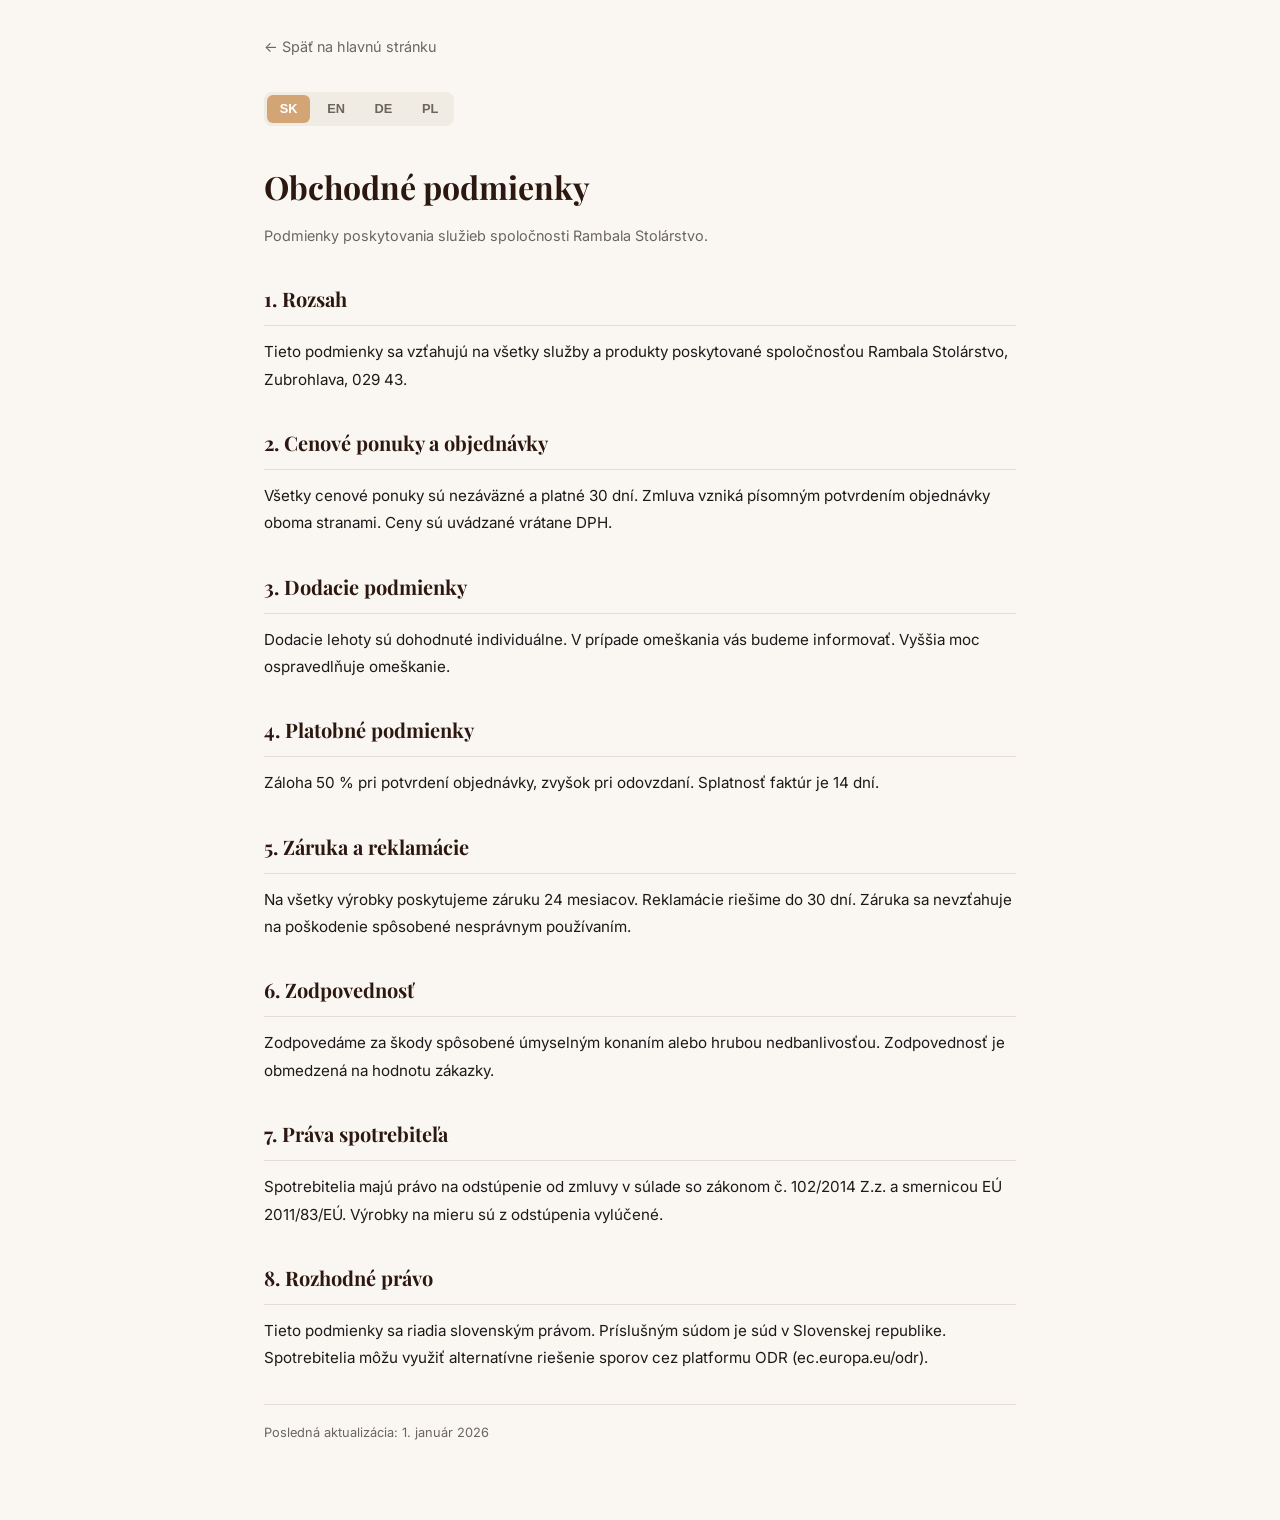
<file: legal/terms.html>
<!DOCTYPE html>
<html lang="sk">
<head>
    <meta charset="UTF-8">
    <meta name="viewport" content="width=device-width, initial-scale=1.0">
    <title>Obchodn&eacute; podmienky | Rambala Stol&aacute;rstvo</title>
    <link rel="preconnect" href="https://fonts.googleapis.com">
    <link rel="preconnect" href="https://fonts.gstatic.com" crossorigin>
    <link href="https://fonts.googleapis.com/css2?family=Playfair+Display:wght@600;700&family=Inter:wght@300;400;500;600&display=swap" rel="stylesheet">
    <style>
        *, *::before, *::after { margin: 0; padding: 0; box-sizing: border-box; }
        :root { --color-primary: #2C1810; --color-secondary: #D4A574; --color-bg: #FAF7F2; --color-text: #1A1A1A; --color-muted: #6B6560; --color-border: #E5DDD5; }
        body { font-family: 'Inter', sans-serif; background: var(--color-bg); color: var(--color-text); line-height: 1.8; }
        .container { max-width: 800px; margin: 0 auto; padding: 2rem 1.5rem 4rem; }
        .back-link { display: inline-flex; align-items: center; gap: 0.5rem; font-size: 0.9rem; color: var(--color-muted); text-decoration: none; margin-bottom: 2rem; transition: color 0.2s; }
        .back-link:hover { color: var(--color-secondary); }
        .lang-tabs { display: flex; gap: 0.25rem; margin-bottom: 2rem; background: #F0EBE3; border-radius: 8px; padding: 3px; width: fit-content; }
        .lang-tab { padding: 0.4rem 0.8rem; border: none; background: none; font-size: 0.8rem; font-weight: 600; cursor: pointer; border-radius: 6px; color: var(--color-muted); transition: all 0.2s; }
        .lang-tab.active { background: var(--color-secondary); color: #fff; }
        h1 { font-family: 'Playfair Display', serif; font-size: 2rem; color: var(--color-primary); margin-bottom: 0.5rem; }
        .subtitle { color: var(--color-muted); margin-bottom: 2rem; font-size: 0.9rem; }
        .lang-content { display: none; }
        .lang-content.active { display: block; }
        h2 { font-family: 'Playfair Display', serif; font-size: 1.25rem; color: var(--color-primary); margin: 2rem 0 0.75rem; border-bottom: 1px solid var(--color-border); padding-bottom: 0.5rem; }
        p, li { font-size: 0.95rem; margin-bottom: 0.75rem; }
        ul { padding-left: 1.5rem; }
        li { margin-bottom: 0.4rem; }
        a { color: var(--color-secondary); }
        .updated { font-size: 0.8rem; color: var(--color-muted); margin-top: 2rem; padding-top: 1rem; border-top: 1px solid var(--color-border); }
    </style>
</head>
<body>
<div class="container">
    <a href="../index.html" class="back-link">&larr; Sp&auml;&tcaron; na hlavn&uacute; str&aacute;nku</a>
    <div class="lang-tabs">
        <button class="lang-tab active" onclick="showLang('sk')">SK</button>
        <button class="lang-tab" onclick="showLang('en')">EN</button>
        <button class="lang-tab" onclick="showLang('de')">DE</button>
        <button class="lang-tab" onclick="showLang('pl')">PL</button>
    </div>

    <div class="lang-content active" id="lang-sk">
        <h1>Obchodn&eacute; podmienky</h1>
        <p class="subtitle">Podmienky poskytovania slu&zcaron;ieb spolo&ccaron;nosti Rambala Stol&aacute;rstvo.</p>
        <h2>1. Rozsah</h2>
        <p>Tieto podmienky sa vz&tcaron;ahuj&uacute; na v&scaron;etky slu&zcaron;by a produkty poskytovan&eacute; spolo&ccaron;nos&tcaron;ou Rambala Stol&aacute;rstvo, Zubrohlava, 029 43.</p>
        <h2>2. Cenov&eacute; ponuky a objedn&aacute;vky</h2>
        <p>V&scaron;etky cenov&eacute; ponuky s&uacute; nez&aacute;v&auml;zn&eacute; a platn&eacute; 30 dn&iacute;. Zmluva vznik&aacute; p&iacute;somn&yacute;m potvrden&iacute;m objedn&aacute;vky oboma stranami. Ceny s&uacute; uv&aacute;dzan&eacute; vr&aacute;tane DPH.</p>
        <h2>3. Dodacie podmienky</h2>
        <p>Dodacie lehoty s&uacute; dohodnut&eacute; individu&aacute;lne. V pr&iacute;pade ome&scaron;kania v&aacute;s budeme informova&tcaron;. Vy&scaron;&scaron;ia moc ospravedl&ncaron;uje ome&scaron;kanie.</p>
        <h2>4. Platobn&eacute; podmienky</h2>
        <p>Z&aacute;loha 50 % pri potvrden&iacute; objedn&aacute;vky, zvy&scaron;ok pri odovzdan&iacute;. Splatnos&tcaron; fakt&uacute;r je 14 dn&iacute;.</p>
        <h2>5. Z&aacute;ruka a reklam&aacute;cie</h2>
        <p>Na v&scaron;etky v&yacute;robky poskytujeme z&aacute;ruku 24 mesiacov. Reklam&aacute;cie rie&scaron;ime do 30 dn&iacute;. Z&aacute;ruka sa nevz&tcaron;ahuje na po&scaron;kodenie sp&ocirc;soben&eacute; nespr&aacute;vnym pou&zcaron;&iacute;van&iacute;m.</p>
        <h2>6. Zodpovednos&tcaron;</h2>
        <p>Zodpovedáme za &scaron;kody sp&ocirc;soben&eacute; &uacute;myseln&yacute;m konan&iacute;m alebo hrubou nedbanlivosťou. Zodpovednos&tcaron; je obmedzen&aacute; na hodnotu z&aacute;kazky.</p>
        <h2>7. Pr&aacute;va spotrebite&lcaron;a</h2>
        <p>Spotrebitelia maj&uacute; pr&aacute;vo na odst&uacute;penie od zmluvy v s&uacute;lade so z&aacute;konom &ccaron;. 102/2014 Z.z. a smernicou E&Uacute; 2011/83/E&Uacute;. V&yacute;robky na mieru s&uacute; z odst&uacute;penia vyl&uacute;&ccaron;en&eacute;.</p>
        <h2>8. Rozhodn&eacute; pr&aacute;vo</h2>
        <p>Tieto podmienky sa riadia slovensk&yacute;m pr&aacute;vom. Pr&iacute;slu&scaron;n&yacute;m s&uacute;dom je s&uacute;d v Slovenskej republike. Spotrebitelia m&ocirc;&zcaron;u vyu&zcaron;i&tcaron; alternat&iacute;vne rie&scaron;enie sporov cez platformu ODR (ec.europa.eu/odr).</p>
        <p class="updated">Posledn&aacute; aktualiz&aacute;cia: 1. janu&aacute;r 2026</p>
    </div>

    <div class="lang-content" id="lang-en">
        <h1>Terms &amp; Conditions</h1>
        <p class="subtitle">Terms of service for Rambala Stol&aacute;rstvo.</p>
        <h2>1. Scope</h2>
        <p>These terms apply to all services and products provided by Rambala Stol&aacute;rstvo, Zubrohlava, 029 43, Slovakia.</p>
        <h2>2. Quotes &amp; Orders</h2>
        <p>All quotes are non-binding and valid for 30 days. A contract is established upon written confirmation by both parties. Prices include VAT.</p>
        <h2>3. Delivery</h2>
        <p>Delivery timelines are agreed individually. We will inform you of any delays. Force majeure excuses delays.</p>
        <h2>4. Payment</h2>
        <p>50% deposit upon order confirmation, remainder upon delivery. Invoice payment term is 14 days.</p>
        <h2>5. Warranty</h2>
        <p>All products carry a 24-month warranty. Claims are resolved within 30 days. Warranty does not cover damage caused by improper use.</p>
        <h2>6. Liability</h2>
        <p>We are liable for damages caused by intent or gross negligence. Liability is limited to the order value.</p>
        <h2>7. Consumer Rights</h2>
        <p>Consumers have withdrawal rights under EU Directive 2011/83/EU. Custom-made products are excluded from withdrawal. EU consumers may use the ODR platform (ec.europa.eu/odr).</p>
        <h2>8. Governing Law</h2>
        <p>These terms are governed by Slovak law. Disputes are subject to Slovak courts.</p>
        <p class="updated">Last updated: January 1, 2026</p>
    </div>

    <div class="lang-content" id="lang-de">
        <h1>Allgemeine Gesch&auml;ftsbedingungen</h1>
        <p class="subtitle">Gesch&auml;ftsbedingungen von Rambala Stol&aacute;rstvo.</p>
        <h2>1. Geltungsbereich</h2>
        <p>Diese AGB gelten f&uuml;r alle Leistungen und Produkte von Rambala Stol&aacute;rstvo, Zubrohlava, 029 43, Slowakei.</p>
        <h2>2. Angebote &amp; Bestellungen</h2>
        <p>Alle Angebote sind unverbindlich und 30 Tage g&uuml;ltig. Ein Vertrag kommt durch schriftliche Best&auml;tigung zustande. Preise verstehen sich inkl. MwSt.</p>
        <h2>3. Lieferung</h2>
        <p>Lieferfristen werden individuell vereinbart. Bei Verz&ouml;gerungen informieren wir Sie. H&ouml;here Gewalt entschuldigt Verz&ouml;gerungen.</p>
        <h2>4. Zahlung</h2>
        <p>50% Anzahlung bei Auftragsbest&auml;tigung, Rest bei Lieferung. Zahlungsziel: 14 Tage.</p>
        <h2>5. Gew&auml;hrleistung</h2>
        <p>Alle Produkte haben 24 Monate Gew&auml;hrleistung. Reklamationen werden innerhalb von 30 Tagen bearbeitet. Sch&auml;den durch unsachgem&auml;&szlig;en Gebrauch sind ausgeschlossen.</p>
        <h2>6. Haftung</h2>
        <p>Wir haften f&uuml;r Sch&auml;den durch Vorsatz oder grobe Fahrl&auml;ssigkeit. Die Haftung ist auf den Auftragswert begrenzt.</p>
        <h2>7. Verbraucherrechte</h2>
        <p>Verbraucher haben Widerrufsrechte gem&auml;&szlig; EU-Richtlinie 2011/83/EU. Ma&szlig;anfertigungen sind vom Widerruf ausgeschlossen. EU-Verbraucher k&ouml;nnen die ODR-Plattform nutzen (ec.europa.eu/odr).</p>
        <h2>8. Anwendbares Recht</h2>
        <p>Es gilt slowakisches Recht. Gerichtsstand ist die Slowakische Republik.</p>
        <p class="updated">Letzte Aktualisierung: 1. Januar 2026</p>
    </div>

    <div class="lang-content" id="lang-pl">
        <h1>Regulamin</h1>
        <p class="subtitle">Warunki &sacute;wiadczenia us&lstrok;ug Rambala Stol&aacute;rstvo.</p>
        <h2>1. Zakres</h2>
        <p>Niniejszy regulamin dotyczy wszystkich us&lstrok;ug i produkt&oacute;w Rambala Stol&aacute;rstvo, Zubrohlava, 029 43, S&lstrok;owacja.</p>
        <h2>2. Oferty i zam&oacute;wienia</h2>
        <p>Wszystkie oferty s&aogon; niezobowi&aogon;zuj&aogon;ce i wa&zcaron;ne przez 30 dni. Umowa powstaje po pisemnym potwierdzeniu. Ceny zawieraj&aogon; VAT.</p>
        <h2>3. Dostawa</h2>
        <p>Terminy dostaw ustalane s&aogon; indywidualnie. O op&oacute;&zacute;nieniach informujemy niezw&lstrok;ocznie. Si&lstrok;a wy&zcaron;sza usprawiedliwia op&oacute;&zacute;nienia.</p>
        <h2>4. P&lstrok;atno&sacute;ci</h2>
        <p>50% zaliczki przy potwierdzeniu, reszta przy dostawie. Termin p&lstrok;atno&sacute;ci faktur: 14 dni.</p>
        <h2>5. Gwarancja</h2>
        <p>Wszystkie produkty obj&eogon;te s&aogon; 24-miesi&eogon;czn&aogon; gwarancj&aogon;. Reklamacje rozpatrujemy w ci&aogon;gu 30 dni. Gwarancja nie obejmuje uszkodze&nacute; wynikaj&aogon;cych z nieprawid&lstrok;owego u&zcaron;ytkowania.</p>
        <h2>6. Odpowiedzialno&sacute;&cacute;</h2>
        <p>Ponosimy odpowiedzialno&sacute;&cacute; za szkody wyrz&aogon;dzone umy&sacute;lnie lub przez ra&zcaron;&aogon;ce niedbalstwo. Odpowiedzialno&sacute;&cacute; ograniczona jest do warto&sacute;ci zam&oacute;wienia.</p>
        <h2>7. Prawa konsumenta</h2>
        <p>Konsumenci maj&aogon; prawo odst&aogon;pienia od umowy zgodnie z dyrektyw&aogon; UE 2011/83/UE. Produkty na wymiar s&aogon; wy&lstrok;&aogon;czone. Platforma ODR: ec.europa.eu/odr.</p>
        <h2>8. Prawo w&lstrok;a&sacute;ciwe</h2>
        <p>Obowi&aogon;zuje prawo s&lstrok;owackie. S&aogon;dem w&lstrok;a&sacute;ciwym jest s&aogon;d w Republice S&lstrok;owackiej.</p>
        <p class="updated">Ostatnia aktualizacja: 1 stycznia 2026</p>
    </div>
</div>
<script>
function showLang(lang) {
    document.querySelectorAll('.lang-content').forEach(el => el.classList.remove('active'));
    document.querySelectorAll('.lang-tab').forEach(el => el.classList.remove('active'));
    document.getElementById('lang-' + lang).classList.add('active');
    document.querySelector('.lang-tab[onclick*="' + lang + '"]').classList.add('active');
}
</script>
</body>
</html>
</file>
<file: css/style.css>
/* ==========================================================================
   Rambala Stolarstvo - Premium Stylesheet
   ========================================================================== */

/* ---------- CSS Custom Properties ---------- */
:root {
    --color-primary: #2C1810;
    --color-secondary: #D4A574;
    --color-accent: #8B6F47;
    --color-bg: #FAF7F2;
    --color-bg-alt: #F0EBE3;
    --color-surface: #FFFFFF;
    --color-text: #1A1A1A;
    --color-text-muted: #6B6560;
    --color-border: #E5DDD5;
    --color-gold: #C8A97E;

    --font-heading: 'Playfair Display', Georgia, serif;
    --font-body: 'Inter', -apple-system, sans-serif;

    --space-xs: 0.5rem;
    --space-sm: 1rem;
    --space-md: 1.5rem;
    --space-lg: 2.5rem;
    --space-xl: 4rem;
    --space-2xl: 6rem;
    --space-3xl: 8rem;

    --radius-sm: 6px;
    --radius-md: 12px;
    --radius-lg: 20px;
    --radius-xl: 32px;

    --shadow-sm: 0 1px 3px rgba(44, 24, 16, 0.06);
    --shadow-md: 0 4px 20px rgba(44, 24, 16, 0.08);
    --shadow-lg: 0 12px 40px rgba(44, 24, 16, 0.12);
    --shadow-xl: 0 20px 60px rgba(44, 24, 16, 0.16);

    --transition-fast: 0.2s cubic-bezier(0.4, 0, 0.2, 1);
    --transition-base: 0.3s cubic-bezier(0.4, 0, 0.2, 1);
    --transition-slow: 0.5s cubic-bezier(0.4, 0, 0.2, 1);
    --transition-spring: 0.6s cubic-bezier(0.34, 1.56, 0.64, 1);

    --navbar-height: 80px;
}

/* ---------- Reset & Base ---------- */
*, *::before, *::after {
    margin: 0;
    padding: 0;
    box-sizing: border-box;
}

html {
    scroll-behavior: smooth;
    scroll-padding-top: var(--navbar-height);
    -webkit-font-smoothing: antialiased;
    -moz-osx-font-smoothing: grayscale;
}

body {
    font-family: var(--font-body);
    font-size: 16px;
    line-height: 1.7;
    color: var(--color-text);
    background-color: var(--color-bg);
    overflow-x: hidden;
}

img, svg { display: block; max-width: 100%; }
a { color: inherit; text-decoration: none; }
button { cursor: pointer; border: none; background: none; font-family: inherit; }
input, textarea, select { font-family: inherit; font-size: inherit; }

.container {
    width: 100%;
    max-width: 1200px;
    margin: 0 auto;
    padding: 0 1.5rem;
}

/* ---------- Typography ---------- */
h1, h2, h3, h4 {
    font-family: var(--font-heading);
    font-weight: 600;
    line-height: 1.2;
    color: var(--color-primary);
}

.section-label {
    display: inline-block;
    font-size: 0.8rem;
    font-weight: 600;
    letter-spacing: 0.15em;
    text-transform: uppercase;
    color: var(--color-secondary);
    margin-bottom: var(--space-sm);
}

.section-title {
    font-size: clamp(2rem, 4vw, 3rem);
    margin-bottom: var(--space-md);
}

.section-subtitle {
    font-size: 1.1rem;
    color: var(--color-text-muted);
    max-width: 600px;
}

.text-accent {
    color: var(--color-secondary);
    font-style: italic;
}

.section-header {
    text-align: center;
    margin-bottom: var(--space-2xl);
}
.section-header .section-subtitle {
    margin: 0 auto;
}

/* ---------- Buttons ---------- */
.btn {
    display: inline-flex;
    align-items: center;
    justify-content: center;
    gap: 0.5rem;
    font-weight: 500;
    border-radius: var(--radius-sm);
    transition: all var(--transition-base);
    white-space: nowrap;
    position: relative;
    overflow: hidden;
}
.btn::after {
    content: '';
    position: absolute;
    inset: 0;
    background: linear-gradient(120deg, transparent, rgba(255,255,255,0.15), transparent);
    transform: translateX(-100%);
    transition: transform 0.5s;
}
.btn:hover::after { transform: translateX(100%); }

.btn-primary {
    background: var(--color-primary);
    color: #fff;
    padding: 0.75rem 1.75rem;
    font-size: 0.95rem;
}
.btn-primary:hover {
    background: #3D2419;
    transform: translateY(-2px);
    box-shadow: var(--shadow-md);
}

.btn-primary-sm {
    background: var(--color-primary);
    color: #fff;
    padding: 0.5rem 1.25rem;
    font-size: 0.85rem;
    border-radius: var(--radius-sm);
}
.btn-primary-sm:hover { background: #3D2419; }

.btn-outline-sm {
    border: 1.5px solid var(--color-border);
    color: var(--color-text);
    padding: 0.5rem 1.25rem;
    font-size: 0.85rem;
    border-radius: var(--radius-sm);
    background: transparent;
}
.btn-outline-sm:hover {
    border-color: var(--color-primary);
    color: var(--color-primary);
}

.btn-ghost {
    color: var(--color-primary);
    padding: 0.75rem 1.75rem;
    font-size: 0.95rem;
    border: 1.5px solid var(--color-primary);
}
.btn-ghost:hover {
    background: var(--color-primary);
    color: #fff;
    transform: translateY(-2px);
}

.btn-lg { padding: 1rem 2rem; font-size: 1rem; }
.btn-full { width: 100%; }

/* ---------- Preloader ---------- */
.preloader {
    position: fixed;
    inset: 0;
    z-index: 10000;
    background: var(--color-primary);
    display: flex;
    align-items: center;
    justify-content: center;
    transition: opacity 0.6s, visibility 0.6s;
}
.preloader.hidden {
    opacity: 0;
    visibility: hidden;
    pointer-events: none;
}
.preloader-inner { text-align: center; }
.preloader-logo {
    font-family: var(--font-heading);
    font-size: 3rem;
    color: var(--color-secondary);
    margin-bottom: 1.5rem;
    animation: preloaderPulse 1.2s ease-in-out infinite;
}
.preloader-bar {
    width: 120px;
    height: 3px;
    background: rgba(255,255,255,0.1);
    border-radius: 3px;
    overflow: hidden;
}
.preloader-bar-fill {
    height: 100%;
    width: 0;
    background: var(--color-secondary);
    border-radius: 3px;
    animation: preloaderFill 1.2s ease-out forwards;
}
@keyframes preloaderPulse {
    0%, 100% { opacity: 0.6; transform: scale(1); }
    50% { opacity: 1; transform: scale(1.05); }
}
@keyframes preloaderFill {
    to { width: 100%; }
}

/* ---------- Cookie Banner ---------- */
.cookie-banner {
    position: fixed;
    bottom: 1.5rem;
    left: 50%;
    transform: translateX(-50%) translateY(120%);
    z-index: 9999;
    width: calc(100% - 3rem);
    max-width: 680px;
    animation: slideUp 0.5s 1.5s forwards;
}
.cookie-banner[hidden] { display: none; }
.cookie-banner.dismissed { animation: slideDown 0.3s forwards; }

.cookie-inner {
    background: var(--color-surface);
    border: 1px solid var(--color-border);
    border-radius: var(--radius-lg);
    padding: var(--space-md) var(--space-lg);
    box-shadow: var(--shadow-xl);
    backdrop-filter: blur(20px);
}
.cookie-inner h3 {
    font-size: 1rem;
    margin-bottom: 0.5rem;
    font-family: var(--font-body);
    font-weight: 600;
}
.cookie-inner p {
    font-size: 0.85rem;
    color: var(--color-text-muted);
    line-height: 1.5;
}
.cookie-options {
    display: flex;
    gap: 1rem;
    margin: 0.75rem 0;
}
.cookie-option {
    display: flex;
    align-items: center;
    gap: 0.4rem;
    font-size: 0.85rem;
    cursor: pointer;
}
.cookie-option input { accent-color: var(--color-secondary); }
.cookie-actions {
    display: flex;
    gap: 0.5rem;
    margin-top: 0.75rem;
    flex-wrap: wrap;
}
.cookie-link {
    display: block;
    margin-top: 0.75rem;
    font-size: 0.8rem;
    color: var(--color-text-muted);
    text-decoration: underline;
}

@keyframes slideUp {
    to { transform: translateX(-50%) translateY(0); }
}
@keyframes slideDown {
    to { transform: translateX(-50%) translateY(120%); }
}

/* ---------- Navbar ---------- */
.navbar {
    position: fixed;
    top: 0;
    left: 0;
    right: 0;
    z-index: 1000;
    height: var(--navbar-height);
    transition: all var(--transition-base);
}
.navbar.scrolled {
    background: rgba(250, 247, 242, 0.85);
    backdrop-filter: blur(20px) saturate(180%);
    -webkit-backdrop-filter: blur(20px) saturate(180%);
    border-bottom: 1px solid rgba(229, 221, 213, 0.5);
    box-shadow: var(--shadow-sm);
}
.navbar-inner {
    display: flex;
    align-items: center;
    justify-content: space-between;
    height: 100%;
}
.navbar-logo {
    display: flex;
    flex-direction: column;
    line-height: 1.1;
}
.logo-text {
    font-family: var(--font-heading);
    font-size: 1.5rem;
    font-weight: 700;
    color: var(--color-primary);
    letter-spacing: -0.02em;
}
.navbar:not(.scrolled) .logo-text { color: #fff; }
.logo-sub {
    font-size: 0.65rem;
    letter-spacing: 0.2em;
    text-transform: uppercase;
    color: var(--color-secondary);
}

.navbar-nav {
    display: flex;
    gap: 2rem;
}
.nav-link {
    font-size: 0.9rem;
    font-weight: 500;
    color: rgba(255,255,255,0.8);
    transition: color var(--transition-fast);
    position: relative;
}
.nav-link::after {
    content: '';
    position: absolute;
    bottom: -4px;
    left: 0;
    width: 0;
    height: 2px;
    background: var(--color-secondary);
    transition: width var(--transition-base);
}
.nav-link:hover::after,
.nav-link.active::after { width: 100%; }
.nav-link:hover { color: #fff; }
.navbar.scrolled .nav-link { color: var(--color-text-muted); }
.navbar.scrolled .nav-link:hover { color: var(--color-primary); }

.navbar-actions {
    display: flex;
    align-items: center;
    gap: 1rem;
}

/* Language Switcher */
.lang-switcher {
    display: flex;
    gap: 2px;
    background: rgba(255,255,255,0.1);
    border-radius: var(--radius-sm);
    padding: 2px;
}
.navbar.scrolled .lang-switcher {
    background: var(--color-bg-alt);
}
.lang-btn {
    font-size: 0.75rem;
    font-weight: 600;
    padding: 0.3rem 0.5rem;
    border-radius: 4px;
    color: rgba(255,255,255,0.6);
    transition: all var(--transition-fast);
}
.navbar.scrolled .lang-btn { color: var(--color-text-muted); }
.lang-btn.active {
    background: var(--color-secondary);
    color: #fff;
}
.lang-btn:hover:not(.active) { color: #fff; }
.navbar.scrolled .lang-btn:hover:not(.active) { color: var(--color-primary); }

.navbar-cta {
    font-size: 0.85rem;
    padding: 0.6rem 1.25rem;
}
.navbar:not(.scrolled) .navbar-cta {
    background: rgba(255,255,255,0.15);
    backdrop-filter: blur(10px);
    border: 1px solid rgba(255,255,255,0.2);
}
.navbar:not(.scrolled) .navbar-cta:hover {
    background: rgba(255,255,255,0.25);
}

/* Mobile Menu Toggle */
.menu-toggle {
    display: none;
    flex-direction: column;
    gap: 5px;
    width: 28px;
    padding: 4px 0;
}
.menu-toggle span {
    display: block;
    height: 2px;
    background: #fff;
    border-radius: 2px;
    transition: all var(--transition-base);
}
.navbar.scrolled .menu-toggle span { background: var(--color-primary); }
.menu-toggle.open span:nth-child(1) { transform: rotate(45deg) translate(5px, 5px); }
.menu-toggle.open span:nth-child(2) { opacity: 0; }
.menu-toggle.open span:nth-child(3) { transform: rotate(-45deg) translate(5px, -5px); }

/* Mobile Nav Overlay */
.mobile-nav-overlay {
    position: fixed;
    inset: 0;
    z-index: 999;
    background: rgba(44, 24, 16, 0.95);
    backdrop-filter: blur(20px);
    display: flex;
    align-items: center;
    justify-content: center;
    opacity: 0;
    visibility: hidden;
    transition: all var(--transition-slow);
}
.mobile-nav-overlay.open {
    opacity: 1;
    visibility: visible;
}
.mobile-nav {
    text-align: center;
    display: flex;
    flex-direction: column;
    gap: 1.5rem;
}
.mobile-nav-link {
    font-family: var(--font-heading);
    font-size: 2rem;
    color: rgba(255,255,255,0.8);
    transition: all var(--transition-fast);
    transform: translateY(20px);
    opacity: 0;
}
.mobile-nav-overlay.open .mobile-nav-link {
    transform: translateY(0);
    opacity: 1;
}
.mobile-nav-overlay.open .mobile-nav-link:nth-child(1) { transition-delay: 0.1s; }
.mobile-nav-overlay.open .mobile-nav-link:nth-child(2) { transition-delay: 0.15s; }
.mobile-nav-overlay.open .mobile-nav-link:nth-child(3) { transition-delay: 0.2s; }
.mobile-nav-overlay.open .mobile-nav-link:nth-child(4) { transition-delay: 0.25s; }
.mobile-nav-overlay.open .mobile-nav-link:nth-child(5) { transition-delay: 0.3s; }
.mobile-nav-link:hover { color: var(--color-secondary); }
.mobile-lang-switcher {
    display: flex;
    gap: 0.5rem;
    justify-content: center;
    margin-top: 1rem;
    opacity: 0;
    transform: translateY(20px);
}
.mobile-nav-overlay.open .mobile-lang-switcher {
    opacity: 1;
    transform: translateY(0);
    transition-delay: 0.35s;
}
.mobile-lang-switcher .lang-btn {
    font-size: 0.9rem;
    padding: 0.5rem 0.8rem;
}

/* ---------- Hero ---------- */
.hero {
    position: relative;
    min-height: 100vh;
    display: flex;
    align-items: center;
    overflow: hidden;
}
.hero-bg {
    position: absolute;
    inset: 0;
    background: linear-gradient(135deg, #2C1810, #4A3228, #2C1810);
    background-size: 400% 400%;
    animation: heroGradient 15s ease infinite;
}
@keyframes heroGradient {
    0%, 100% { background-position: 0% 50%; }
    50% { background-position: 100% 50%; }
}
.hero-overlay {
    position: absolute;
    inset: 0;
    background: radial-gradient(ellipse at 30% 50%, rgba(212, 165, 116, 0.15) 0%, transparent 60%),
                radial-gradient(ellipse at 70% 70%, rgba(139, 111, 71, 0.1) 0%, transparent 50%);
}
.hero-grain {
    position: absolute;
    inset: 0;
    opacity: 0.03;
    background-image: url("data:image/svg+xml,%3Csvg viewBox='0 0 256 256' xmlns='http://www.w3.org/2000/svg'%3E%3Cfilter id='n'%3E%3CfeTurbulence type='fractalNoise' baseFrequency='0.9' numOctaves='4' stitchTiles='stitch'/%3E%3C/filter%3E%3Crect width='256' height='256' filter='url(%23n)' opacity='1'/%3E%3C/svg%3E");
    background-size: 256px;
}

.hero-content {
    position: relative;
    z-index: 2;
    padding-top: calc(var(--navbar-height) + 3rem);
    padding-bottom: 4rem;
    max-width: 700px;
}

.hero-badge {
    display: inline-flex;
    align-items: center;
    gap: 0.5rem;
    background: rgba(255,255,255,0.08);
    border: 1px solid rgba(255,255,255,0.1);
    border-radius: 100px;
    padding: 0.4rem 1rem;
    font-size: 0.8rem;
    color: rgba(255,255,255,0.7);
    margin-bottom: var(--space-lg);
    backdrop-filter: blur(10px);
}
.badge-dot {
    width: 6px;
    height: 6px;
    background: #4ade80;
    border-radius: 50%;
    animation: pulse 2s infinite;
}
@keyframes pulse {
    0%, 100% { opacity: 1; }
    50% { opacity: 0.4; }
}

.hero-title {
    font-size: clamp(2.5rem, 6vw, 4.5rem);
    color: #fff;
    margin-bottom: var(--space-md);
    letter-spacing: -0.02em;
}
.hero-title-accent {
    color: var(--color-secondary);
    font-style: italic;
}

.hero-subtitle {
    font-size: 1.15rem;
    color: rgba(255,255,255,0.65);
    max-width: 540px;
    margin-bottom: var(--space-lg);
    line-height: 1.8;
}

.hero-actions {
    display: flex;
    gap: 1rem;
    flex-wrap: wrap;
    margin-bottom: var(--space-2xl);
}
.hero-actions .btn-primary {
    background: var(--color-secondary);
    color: var(--color-primary);
    font-weight: 600;
}
.hero-actions .btn-primary:hover {
    background: #E0B48A;
    box-shadow: 0 8px 30px rgba(212, 165, 116, 0.3);
}
.hero-actions .btn-ghost {
    border-color: rgba(255,255,255,0.25);
    color: rgba(255,255,255,0.8);
}
.hero-actions .btn-ghost:hover {
    background: rgba(255,255,255,0.1);
    color: #fff;
    border-color: rgba(255,255,255,0.4);
}

.hero-quote {
    display: flex;
    align-items: flex-start;
    gap: 0.75rem;
    background: rgba(255,255,255,0.05);
    border-left: 3px solid var(--color-secondary);
    border-radius: 0 var(--radius-sm) var(--radius-sm) 0;
    padding: 1rem 1.25rem;
    max-width: 500px;
}
.hero-quote svg { flex-shrink: 0; color: var(--color-secondary); margin-top: 2px; }
.hero-quote p {
    font-size: 0.9rem;
    color: rgba(255,255,255,0.6);
    font-style: italic;
    line-height: 1.6;
}

.hero-scroll {
    position: absolute;
    bottom: 2rem;
    left: 50%;
    transform: translateX(-50%);
    z-index: 2;
}
.scroll-indicator {
    width: 24px;
    height: 40px;
    border: 2px solid rgba(255,255,255,0.25);
    border-radius: 12px;
    position: relative;
}
.scroll-dot {
    width: 4px;
    height: 8px;
    background: var(--color-secondary);
    border-radius: 2px;
    position: absolute;
    top: 6px;
    left: 50%;
    transform: translateX(-50%);
    animation: scrollDot 1.8s ease-in-out infinite;
}
@keyframes scrollDot {
    0% { opacity: 1; top: 6px; }
    100% { opacity: 0; top: 24px; }
}

/* ---------- Section Spacing ---------- */
.section {
    padding: var(--space-3xl) 0;
}

/* ---------- About Section ---------- */
.about-grid {
    display: grid;
    grid-template-columns: 1fr 1fr;
    gap: var(--space-2xl);
    align-items: center;
}
.about-images {
    position: relative;
}
.about-img-main {
    border-radius: var(--radius-lg);
    overflow: hidden;
    box-shadow: var(--shadow-lg);
}
.about-img-accent {
    position: absolute;
    bottom: -2rem;
    right: -2rem;
    width: 45%;
    border-radius: var(--radius-md);
    overflow: hidden;
    box-shadow: var(--shadow-xl);
    border: 4px solid var(--color-bg);
}

/* Image Placeholders */
.img-placeholder {
    aspect-ratio: 4/3;
    display: flex;
    align-items: center;
    justify-content: center;
    position: relative;
    overflow: hidden;
}
.img-placeholder svg {
    width: 100%;
    height: 100%;
}
.img-placeholder.small { aspect-ratio: 1; }
.img-placeholder.project { aspect-ratio: 3/2; }
.img-placeholder::after {
    content: attr(data-label);
    position: absolute;
    bottom: 0.75rem;
    right: 0.75rem;
    font-size: 0.7rem;
    font-weight: 600;
    letter-spacing: 0.1em;
    text-transform: uppercase;
    color: var(--color-accent);
    opacity: 0.5;
}

.about-experience-badge {
    position: absolute;
    top: -1.5rem;
    right: 2rem;
    background: var(--color-primary);
    color: #fff;
    border-radius: var(--radius-md);
    padding: 1.25rem;
    text-align: center;
    box-shadow: var(--shadow-lg);
    animation: floatBadge 4s ease-in-out infinite;
}
@keyframes floatBadge {
    0%, 100% { transform: translateY(0); }
    50% { transform: translateY(-8px); }
}
.exp-number {
    display: block;
    font-family: var(--font-heading);
    font-size: 2rem;
    font-weight: 700;
    color: var(--color-secondary);
    line-height: 1;
}
.exp-label {
    font-size: 0.7rem;
    text-transform: uppercase;
    letter-spacing: 0.1em;
    opacity: 0.8;
}

.about-text {
    font-size: 1.05rem;
    color: var(--color-text-muted);
    margin-bottom: var(--space-lg);
    line-height: 1.8;
}

/* Stats */
.stats-grid {
    display: grid;
    grid-template-columns: repeat(3, 1fr);
    gap: var(--space-md);
}
.stat-item {
    text-align: center;
    padding: var(--space-md);
    background: var(--color-bg-alt);
    border-radius: var(--radius-md);
    transition: transform var(--transition-base);
}
.stat-item:hover { transform: translateY(-4px); }
.stat-number {
    font-family: var(--font-heading);
    font-size: 2.5rem;
    font-weight: 700;
    color: var(--color-primary);
    line-height: 1;
}
.stat-plus, .stat-suffix {
    font-family: var(--font-heading);
    font-size: 1.5rem;
    color: var(--color-secondary);
}
.stat-label {
    display: block;
    font-size: 0.8rem;
    color: var(--color-text-muted);
    margin-top: 0.25rem;
}

/* ---------- Services ---------- */
.section-services {
    background: var(--color-bg-alt);
}
.services-grid {
    display: grid;
    grid-template-columns: repeat(3, 1fr);
    gap: var(--space-md);
}
.service-card {
    background: var(--color-surface);
    border-radius: var(--radius-lg);
    padding: var(--space-lg);
    position: relative;
    overflow: hidden;
    transition: all var(--transition-base);
    border: 1px solid transparent;
}
.service-card:hover {
    transform: translateY(-8px);
    box-shadow: var(--shadow-lg);
    border-color: var(--color-border);
}
.service-icon {
    width: 48px;
    height: 48px;
    color: var(--color-secondary);
    margin-bottom: var(--space-md);
    transition: transform var(--transition-spring);
}
.service-card:hover .service-icon { transform: scale(1.1) rotate(-5deg); }
.service-card h3 {
    font-family: var(--font-body);
    font-size: 1.15rem;
    font-weight: 600;
    margin-bottom: 0.75rem;
}
.service-card p {
    font-size: 0.9rem;
    color: var(--color-text-muted);
    line-height: 1.7;
}
.service-number {
    position: absolute;
    top: 1.25rem;
    right: 1.25rem;
    font-family: var(--font-heading);
    font-size: 3rem;
    font-weight: 700;
    color: var(--color-bg-alt);
    line-height: 1;
    transition: color var(--transition-base);
}
.service-card:hover .service-number {
    color: var(--color-border);
}

/* ---------- Flip Cards ---------- */
.service-flip {
    perspective: 1000px;
    cursor: pointer;
    min-height: 280px;
}
.service-flip-inner {
    position: relative;
    width: 100%;
    height: 100%;
    min-height: inherit;
    transform-style: preserve-3d;
    transition: transform 0.65s cubic-bezier(0.4, 0, 0.2, 1);
}
.service-flip-inner.flipped {
    transform: rotateY(180deg);
}
.service-front,
.service-back {
    backface-visibility: hidden;
    -webkit-backface-visibility: hidden;
}
.service-back {
    position: absolute;
    inset: 0;
    transform: rotateY(180deg);
    display: flex;
    flex-direction: column;
    align-items: center;
    justify-content: center;
    border-radius: var(--radius-lg);
    overflow: hidden;
    background: var(--color-surface);
}
.service-back-img {
    width: 100%;
    height: 75%;
    object-fit: cover;
    flex-shrink: 0;
}
.service-back-label {
    width: 100%;
    padding: 1rem 1.25rem;
    display: flex;
    align-items: center;
    gap: 0.75rem;
}
.service-back-label h3 {
    font-family: var(--font-body);
    font-size: 1rem;
    font-weight: 600;
    color: var(--color-text);
    margin: 0;
}
.flip-hint {
    position: absolute;
    bottom: 0.85rem;
    right: 1.1rem;
    font-size: 1.1rem;
    color: var(--color-accent);
    opacity: 0.6;
    line-height: 1;
    transition: opacity 0.2s, transform 0.3s;
    pointer-events: none;
}
.service-flip:hover .flip-hint {
    opacity: 1;
    transform: rotate(30deg);
}
.service-flip .service-card:hover {
    transform: none;
    box-shadow: var(--shadow-md);
    border-color: transparent;
}

/* ---------- Projects ---------- */
.projects-list {
    display: flex;
    flex-direction: column;
    gap: var(--space-2xl);
}
.project-card {
    display: grid;
    grid-template-columns: 1.2fr 1fr;
    gap: var(--space-xl);
    align-items: center;
}
.project-card.reverse { direction: rtl; }
.project-card.reverse > * { direction: ltr; }

.project-image {
    position: relative;
    border-radius: var(--radius-lg);
    overflow: hidden;
    box-shadow: var(--shadow-lg);
    transition: transform var(--transition-slow);
}
.project-image:hover { transform: scale(1.02); }
.project-tags {
    position: absolute;
    top: 1rem;
    left: 1rem;
    display: flex;
    gap: 0.5rem;
}
.tag {
    background: rgba(255,255,255,0.9);
    backdrop-filter: blur(10px);
    padding: 0.3rem 0.75rem;
    border-radius: 100px;
    font-size: 0.75rem;
    font-weight: 600;
    color: var(--color-primary);
}

.project-info h3 {
    font-size: 1.5rem;
    margin-bottom: var(--space-sm);
}
.project-info > p {
    color: var(--color-text-muted);
    margin-bottom: var(--space-md);
    line-height: 1.8;
}
.project-testimonial {
    background: var(--color-bg-alt);
    border-radius: var(--radius-md);
    padding: var(--space-md);
    border-left: 3px solid var(--color-secondary);
}
.project-testimonial p {
    font-style: italic;
    font-size: 0.9rem;
    color: var(--color-text-muted);
    margin-bottom: 0.5rem;
}
.testimonial-author {
    font-size: 0.85rem;
    font-weight: 600;
    color: var(--color-primary);
}

/* ---------- Process ---------- */
.section-process {
    background: var(--color-primary);
    color: #fff;
    overflow: hidden;
}
.section-process .section-label { color: var(--color-secondary); }
.section-process .section-title { color: #fff; }

.process-steps {
    display: flex;
    align-items: flex-start;
    gap: 0;
}
.process-step {
    flex: 1;
    text-align: center;
    padding: var(--space-md);
}
.step-number {
    font-family: var(--font-heading);
    font-size: 3rem;
    font-weight: 700;
    color: var(--color-secondary);
    opacity: 0.3;
    line-height: 1;
    margin-bottom: var(--space-sm);
}
.process-step h3 {
    color: #fff;
    font-family: var(--font-body);
    font-size: 1.1rem;
    font-weight: 600;
    margin-bottom: 0.5rem;
}
.process-step p {
    font-size: 0.85rem;
    color: rgba(255,255,255,0.6);
    line-height: 1.6;
}
.process-connector {
    width: 60px;
    height: 2px;
    background: linear-gradient(90deg, var(--color-secondary), transparent);
    margin-top: 3.5rem;
    flex-shrink: 0;
    opacity: 0.3;
}

/* ---------- Testimonials ---------- */
.testimonials-carousel {
    display: grid;
    grid-template-columns: repeat(3, 1fr);
    gap: var(--space-md);
}
.testimonial-card {
    background: var(--color-surface);
    border-radius: var(--radius-lg);
    padding: var(--space-lg);
    border: 1px solid var(--color-border);
    transition: all var(--transition-base);
}
.testimonial-card:hover {
    transform: translateY(-4px);
    box-shadow: var(--shadow-md);
    border-color: var(--color-secondary);
}
.testimonial-stars {
    color: var(--color-secondary);
    font-size: 1rem;
    letter-spacing: 2px;
    margin-bottom: var(--space-sm);
}
.testimonial-card > p {
    font-size: 0.95rem;
    color: var(--color-text-muted);
    line-height: 1.7;
    margin-bottom: var(--space-md);
    font-style: italic;
}
.testimonial-footer {
    display: flex;
    align-items: center;
    gap: 0.75rem;
}
.testimonial-avatar {
    width: 40px;
    height: 40px;
    border-radius: 50%;
    background: var(--color-bg-alt);
    display: flex;
    align-items: center;
    justify-content: center;
    font-size: 0.8rem;
    font-weight: 700;
    color: var(--color-accent);
    flex-shrink: 0;
}
.testimonial-footer strong {
    display: block;
    font-size: 0.9rem;
}
.testimonial-footer span {
    font-size: 0.75rem;
    color: var(--color-text-muted);
}

/* ---------- Contact ---------- */
.section-contact {
    background: var(--color-bg-alt);
}
.contact-grid {
    display: grid;
    grid-template-columns: 1fr 1fr;
    gap: var(--space-2xl);
    align-items: start;
}
.contact-text {
    color: var(--color-text-muted);
    margin-bottom: var(--space-lg);
    line-height: 1.8;
}
.contact-details {
    display: flex;
    flex-direction: column;
    gap: var(--space-md);
}
.contact-item {
    display: flex;
    align-items: center;
    gap: var(--space-sm);
}
.contact-icon {
    width: 44px;
    height: 44px;
    background: var(--color-surface);
    border-radius: var(--radius-md);
    display: flex;
    align-items: center;
    justify-content: center;
    flex-shrink: 0;
    color: var(--color-secondary);
    box-shadow: var(--shadow-sm);
}
.contact-icon svg { width: 20px; height: 20px; }
.contact-item strong {
    display: block;
    font-size: 0.85rem;
}
.contact-item span,
.contact-item a {
    font-size: 0.9rem;
    color: var(--color-text-muted);
}
.contact-item a:hover { color: var(--color-secondary); }

/* Contact Form */
.contact-form-wrapper {
    background: var(--color-surface);
    border-radius: var(--radius-lg);
    padding: var(--space-xl);
    box-shadow: var(--shadow-lg);
}
.form-group {
    margin-bottom: var(--space-md);
}
.form-group label {
    display: block;
    font-size: 0.85rem;
    font-weight: 500;
    margin-bottom: 0.4rem;
    color: var(--color-text);
}
.form-group input,
.form-group textarea {
    width: 100%;
    padding: 0.75rem 1rem;
    border: 1.5px solid var(--color-border);
    border-radius: var(--radius-sm);
    background: var(--color-bg);
    color: var(--color-text);
    transition: all var(--transition-fast);
    outline: none;
}
.form-group input:focus,
.form-group textarea:focus {
    border-color: var(--color-secondary);
    box-shadow: 0 0 0 3px rgba(212, 165, 116, 0.15);
}
.form-group textarea { resize: vertical; min-height: 100px; }

.form-consent {
    margin-bottom: var(--space-md);
}
.checkbox-label {
    display: flex;
    align-items: flex-start;
    gap: 0.5rem;
    font-size: 0.8rem;
    color: var(--color-text-muted);
    cursor: pointer;
    line-height: 1.5;
}
.checkbox-label input[type="checkbox"] {
    width: auto;
    margin-top: 2px;
    accent-color: var(--color-secondary);
}
.checkbox-label a {
    color: var(--color-secondary);
    text-decoration: underline;
}
.checkmark { display: none; }

.form-message {
    margin-top: var(--space-sm);
    padding: 0.75rem 1rem;
    border-radius: var(--radius-sm);
    font-size: 0.9rem;
}
.form-message.success {
    background: #ecfdf5;
    color: #065f46;
    border: 1px solid #a7f3d0;
}

/* ---------- Footer ---------- */
.footer {
    background: var(--color-primary);
    color: rgba(255,255,255,0.7);
    padding: var(--space-2xl) 0 var(--space-lg);
}
.footer-grid {
    display: grid;
    grid-template-columns: 1.5fr 1fr 1fr 1fr;
    gap: var(--space-xl);
    margin-bottom: var(--space-xl);
}
.footer .navbar-logo { margin-bottom: var(--space-sm); }
.footer .logo-text { color: #fff; }
.footer-desc {
    font-size: 0.9rem;
    line-height: 1.6;
    opacity: 0.7;
}
.footer-links h4,
.footer-legal h4,
.footer-contact h4 {
    color: #fff;
    font-family: var(--font-body);
    font-size: 0.9rem;
    font-weight: 600;
    margin-bottom: var(--space-sm);
}
.footer-links a,
.footer-legal a,
.footer-contact a,
.footer-contact p {
    display: block;
    font-size: 0.85rem;
    padding: 0.2rem 0;
    opacity: 0.6;
    transition: all var(--transition-fast);
}
.footer-links a:hover,
.footer-legal a:hover,
.footer-contact a:hover {
    opacity: 1;
    color: var(--color-secondary);
}
.footer-bottom {
    border-top: 1px solid rgba(255,255,255,0.1);
    padding-top: var(--space-md);
    display: flex;
    justify-content: space-between;
    font-size: 0.8rem;
    opacity: 0.5;
}

/* ---------- Back to Top ---------- */
.back-to-top {
    position: fixed;
    bottom: 2rem;
    right: 2rem;
    width: 44px;
    height: 44px;
    background: var(--color-primary);
    color: #fff;
    border-radius: 50%;
    display: flex;
    align-items: center;
    justify-content: center;
    box-shadow: var(--shadow-md);
    opacity: 0;
    visibility: hidden;
    transform: translateY(20px);
    transition: all var(--transition-base);
    z-index: 100;
}
.back-to-top svg { width: 18px; height: 18px; }
.back-to-top.visible {
    opacity: 1;
    visibility: visible;
    transform: translateY(0);
}
.back-to-top:hover {
    background: var(--color-secondary);
    transform: translateY(-4px);
}

/* ---------- Scroll Animations ---------- */
.anim-fade-up,
.anim-fade-right,
.anim-fade-left {
    opacity: 0;
    transition: opacity 0.7s cubic-bezier(0.4, 0, 0.2, 1),
                transform 0.7s cubic-bezier(0.4, 0, 0.2, 1);
}
.anim-fade-up { transform: translateY(40px); }
.anim-fade-right { transform: translateX(-40px); }
.anim-fade-left { transform: translateX(40px); }

.anim-fade-up.visible,
.anim-fade-right.visible,
.anim-fade-left.visible {
    opacity: 1;
    transform: translate(0);
}

/* ---------- Logo Entrance Animation ---------- */
/* Same easing and distance as anim-fade-up so logo + images are consistent */
.logo-anim {
    opacity: 0;
    transform: translateY(20px);
    transition: opacity 0.7s cubic-bezier(0.4, 0, 0.2, 1),
                transform 0.7s cubic-bezier(0.4, 0, 0.2, 1);
}
.logo-anim.visible {
    opacity: 1;
    transform: translateY(0);
}

/* Hero photo reveal — slides up just like images in other sections */
.hero-photo-reveal {
    opacity: 0;
    transform: translateY(30px) scale(0.98);
    transition: opacity 0.9s cubic-bezier(0.4, 0, 0.2, 1) 0.3s,
                transform 0.9s cubic-bezier(0.4, 0, 0.2, 1) 0.3s;
}
.hero-photo-reveal.visible {
    opacity: 1;
    transform: translateY(0) scale(1);
}

/* ---------- Responsive ---------- */
@media (max-width: 1024px) {
    .services-grid { grid-template-columns: repeat(2, 1fr); }
    .testimonials-carousel { grid-template-columns: repeat(2, 1fr); }
    .testimonials-carousel .testimonial-card:nth-child(n+5) { display: none; }
    .footer-grid { grid-template-columns: 1fr 1fr; gap: var(--space-lg); }
}

@media (max-width: 768px) {
    :root { --navbar-height: 64px; }

    .navbar-nav { display: none; }
    .navbar-cta { display: none; }
    .menu-toggle { display: flex; }

    .hero-content { padding-top: calc(var(--navbar-height) + 2rem); }
    .hero-title { font-size: clamp(2rem, 8vw, 3rem); }
    .hero-actions { flex-direction: column; }
    .hero-actions .btn { width: 100%; }
    .hero-scroll { display: none; }

    .about-grid { grid-template-columns: 1fr; gap: var(--space-xl); }
    .about-img-accent { position: relative; bottom: auto; right: auto; width: 60%; margin-top: -3rem; margin-left: auto; }
    .about-experience-badge { top: auto; bottom: -1rem; right: auto; left: 1rem; }

    .services-grid { grid-template-columns: 1fr; }
    .project-card { grid-template-columns: 1fr; }
    .project-card.reverse { direction: ltr; }

    .process-steps { flex-direction: column; align-items: center; }
    .process-connector { width: 2px; height: 30px; background: linear-gradient(180deg, var(--color-secondary), transparent); }

    .testimonials-carousel { grid-template-columns: 1fr; }
    .testimonials-carousel .testimonial-card:nth-child(n+4) { display: none; }

    .contact-grid { grid-template-columns: 1fr; }
    .contact-form-wrapper { padding: var(--space-lg); }

    .footer-grid { grid-template-columns: 1fr; }
    .footer-bottom { flex-direction: column; gap: 0.5rem; text-align: center; }

    .cookie-banner { bottom: 0; width: 100%; max-width: 100%; border-radius: 0; }
    .cookie-inner { border-radius: var(--radius-lg) var(--radius-lg) 0 0; }
    .cookie-actions { flex-direction: column; }
}

@media (max-width: 480px) {
    .stats-grid { grid-template-columns: 1fr; }
    .lang-switcher { gap: 1px; }
    .lang-btn { padding: 0.25rem 0.4rem; font-size: 0.7rem; }
}

/* ---------- Print ---------- */
@media print {
    .navbar, .cookie-banner, .back-to-top, .preloader, .hero-scroll { display: none; }
    .hero { min-height: auto; padding: 2rem 0; }
    .hero-bg { position: static; background: none; }
    .hero-content { color: #000; }
    .section { padding: 2rem 0; }
    body { font-size: 12pt; }
}
</file>
